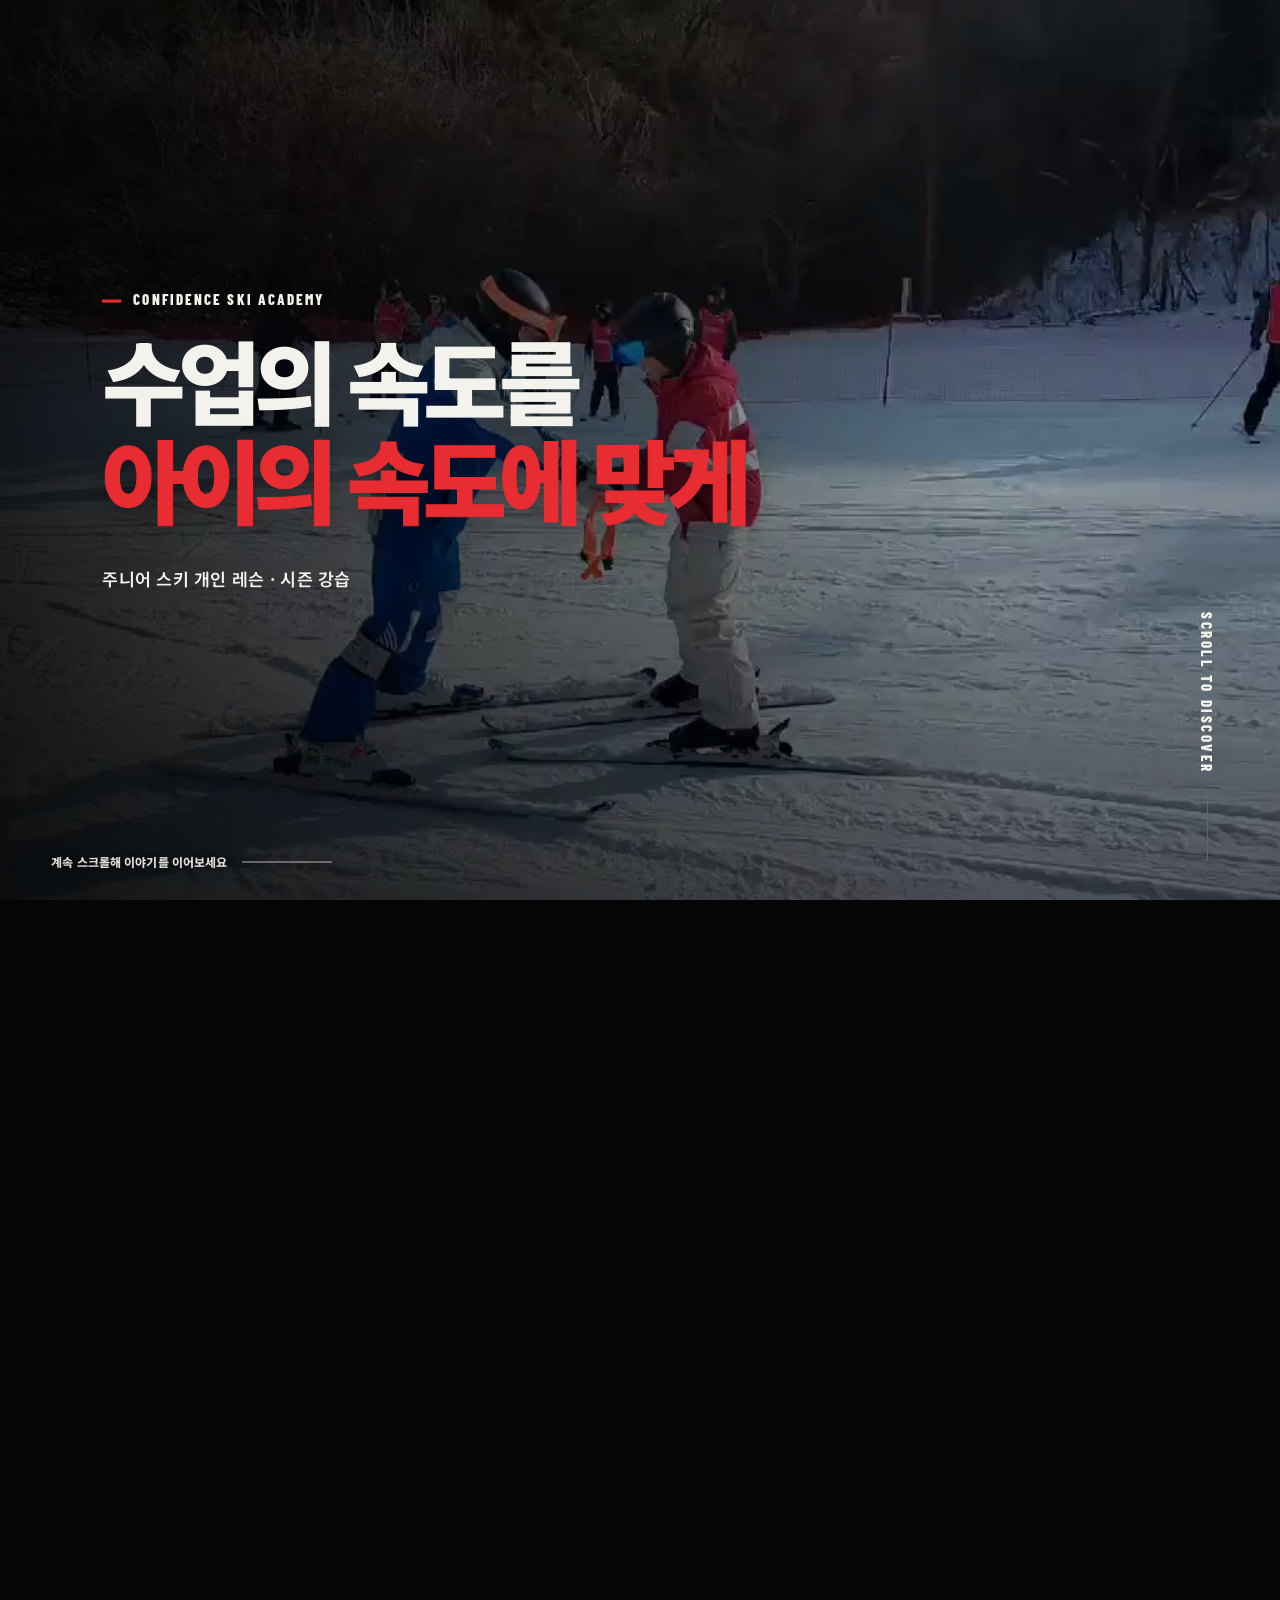
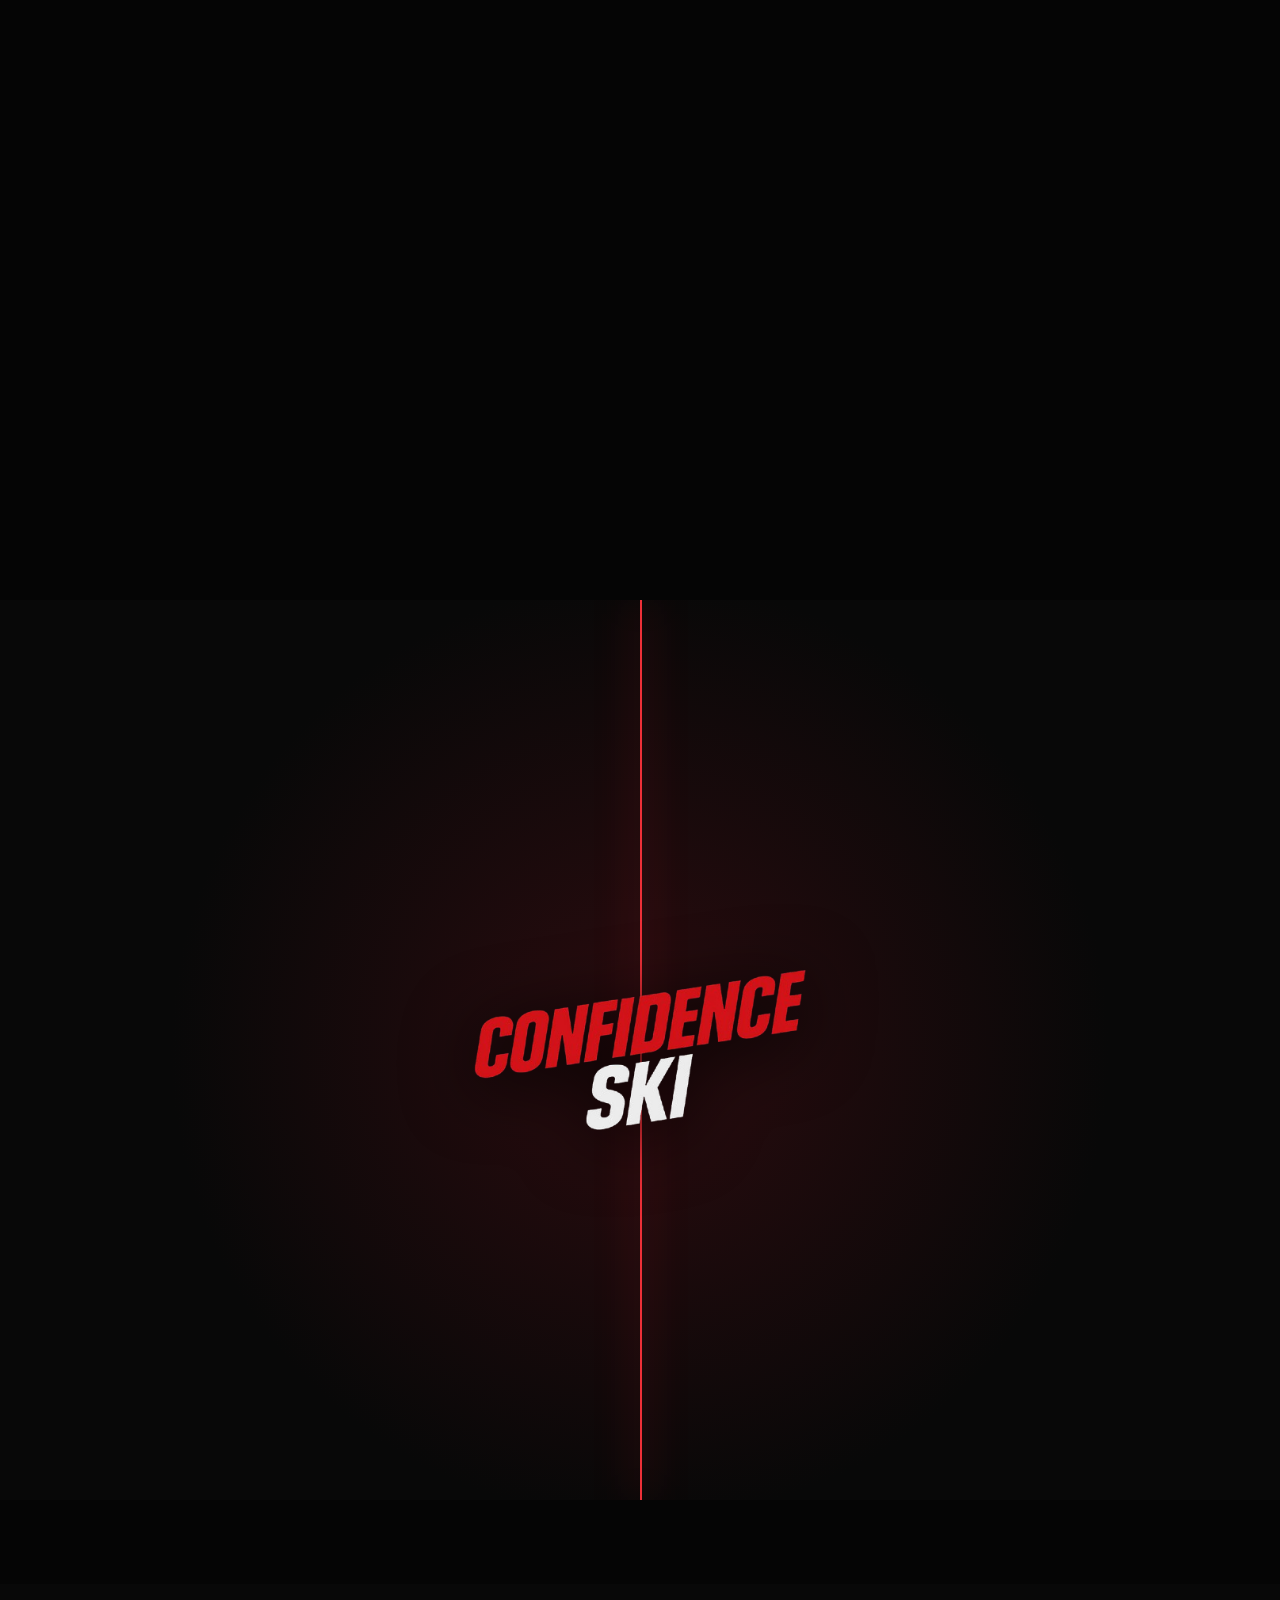
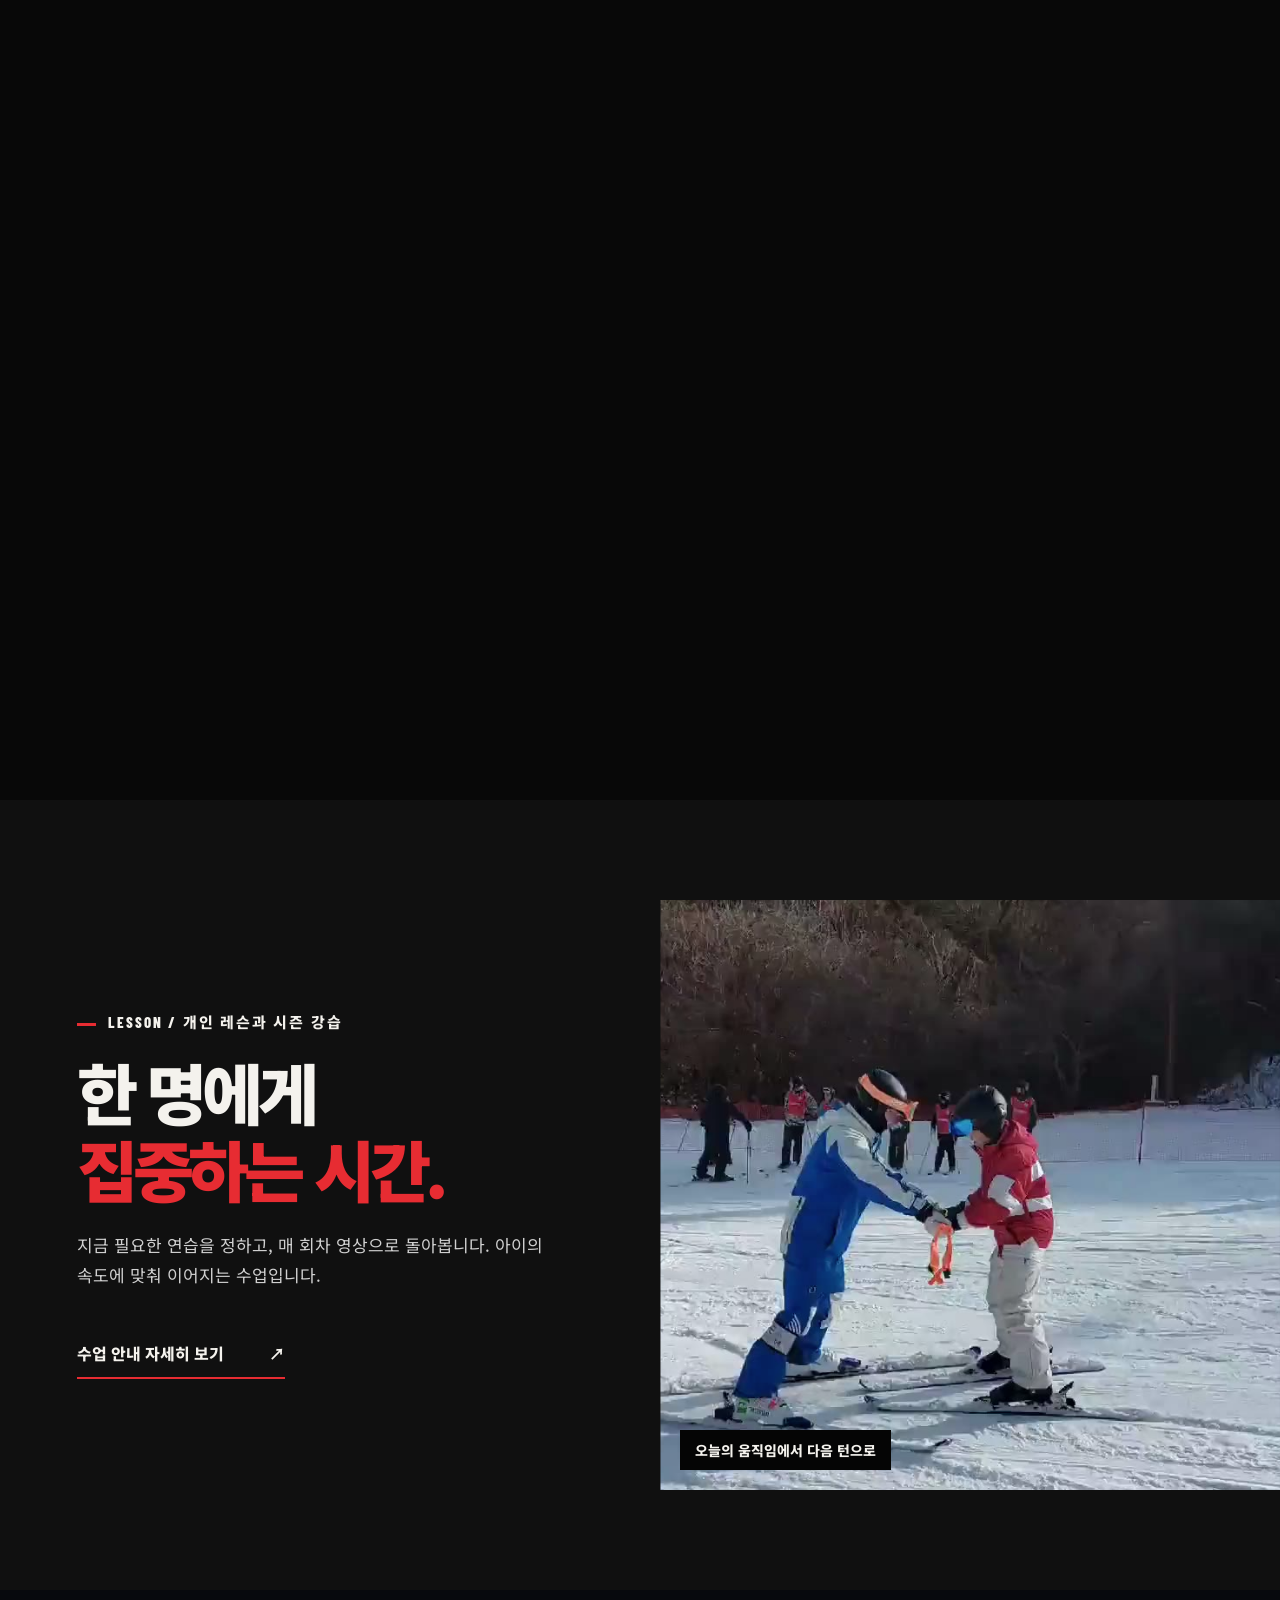
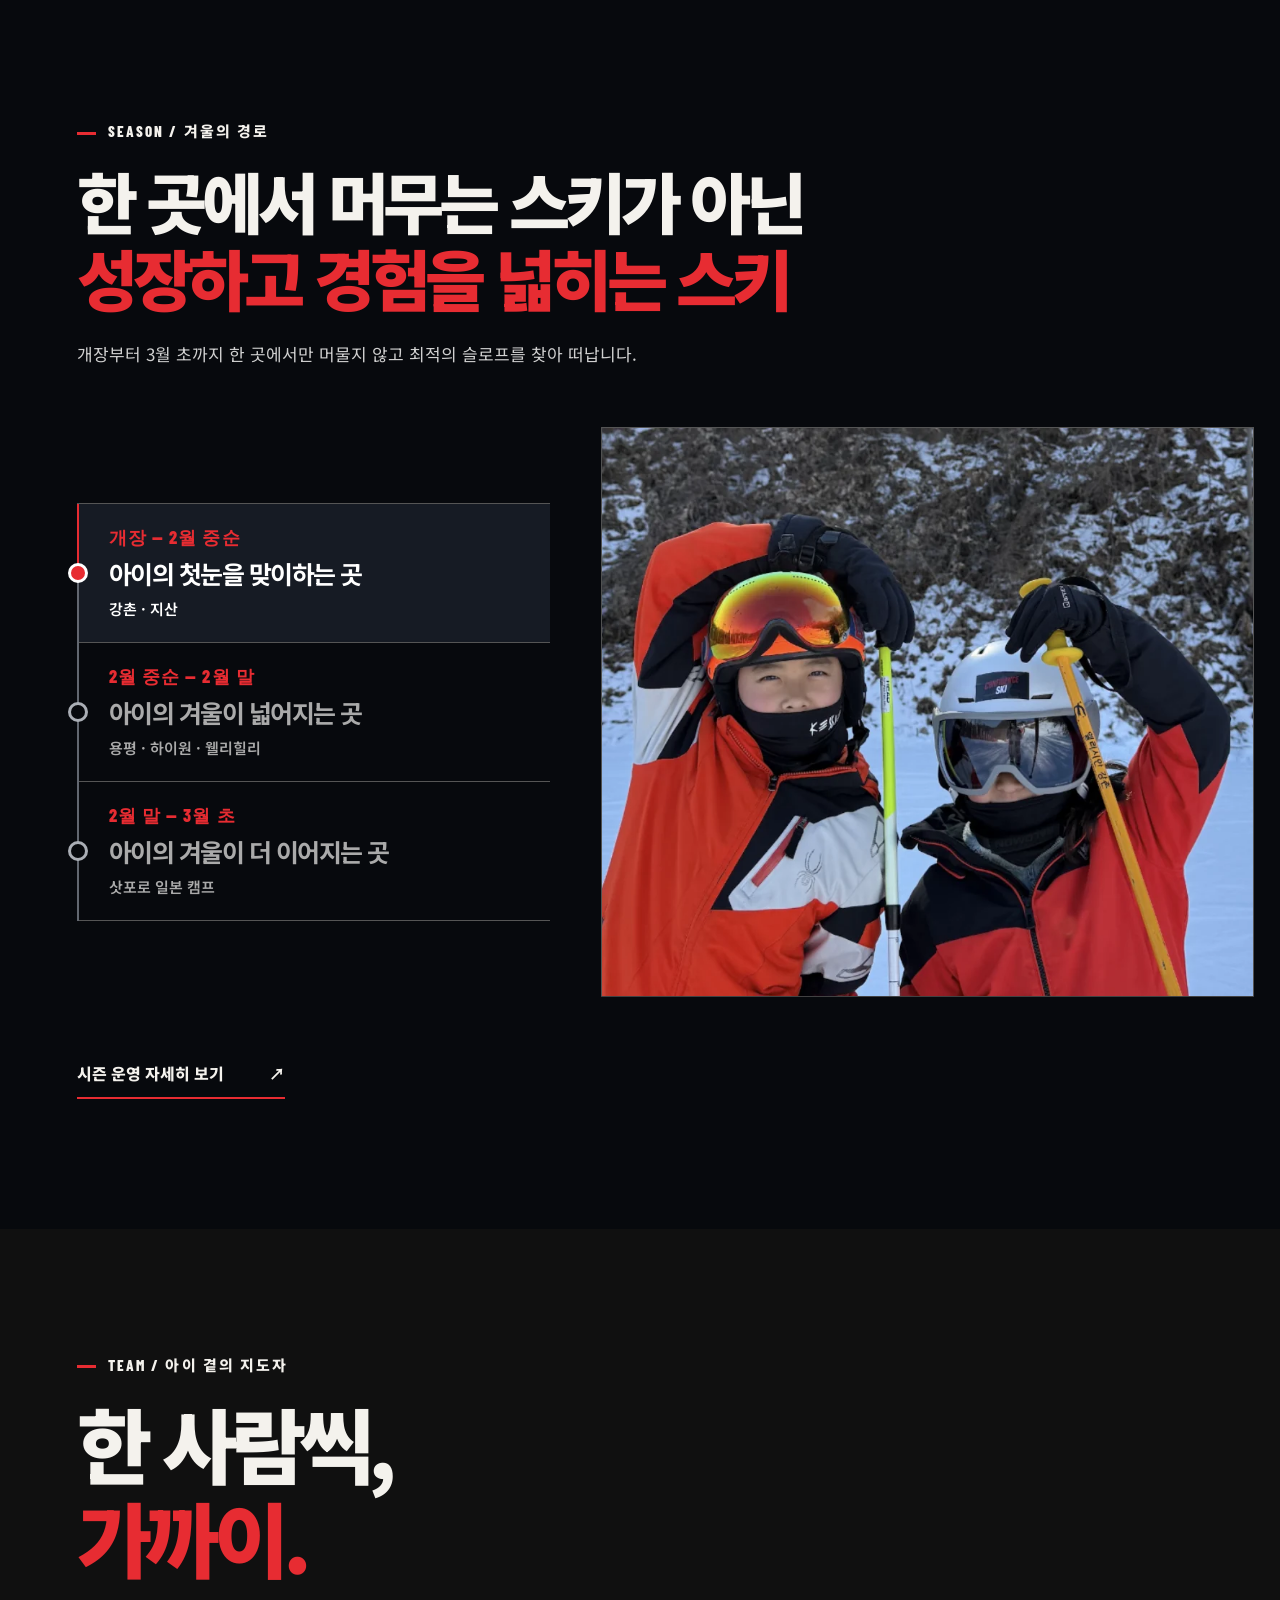
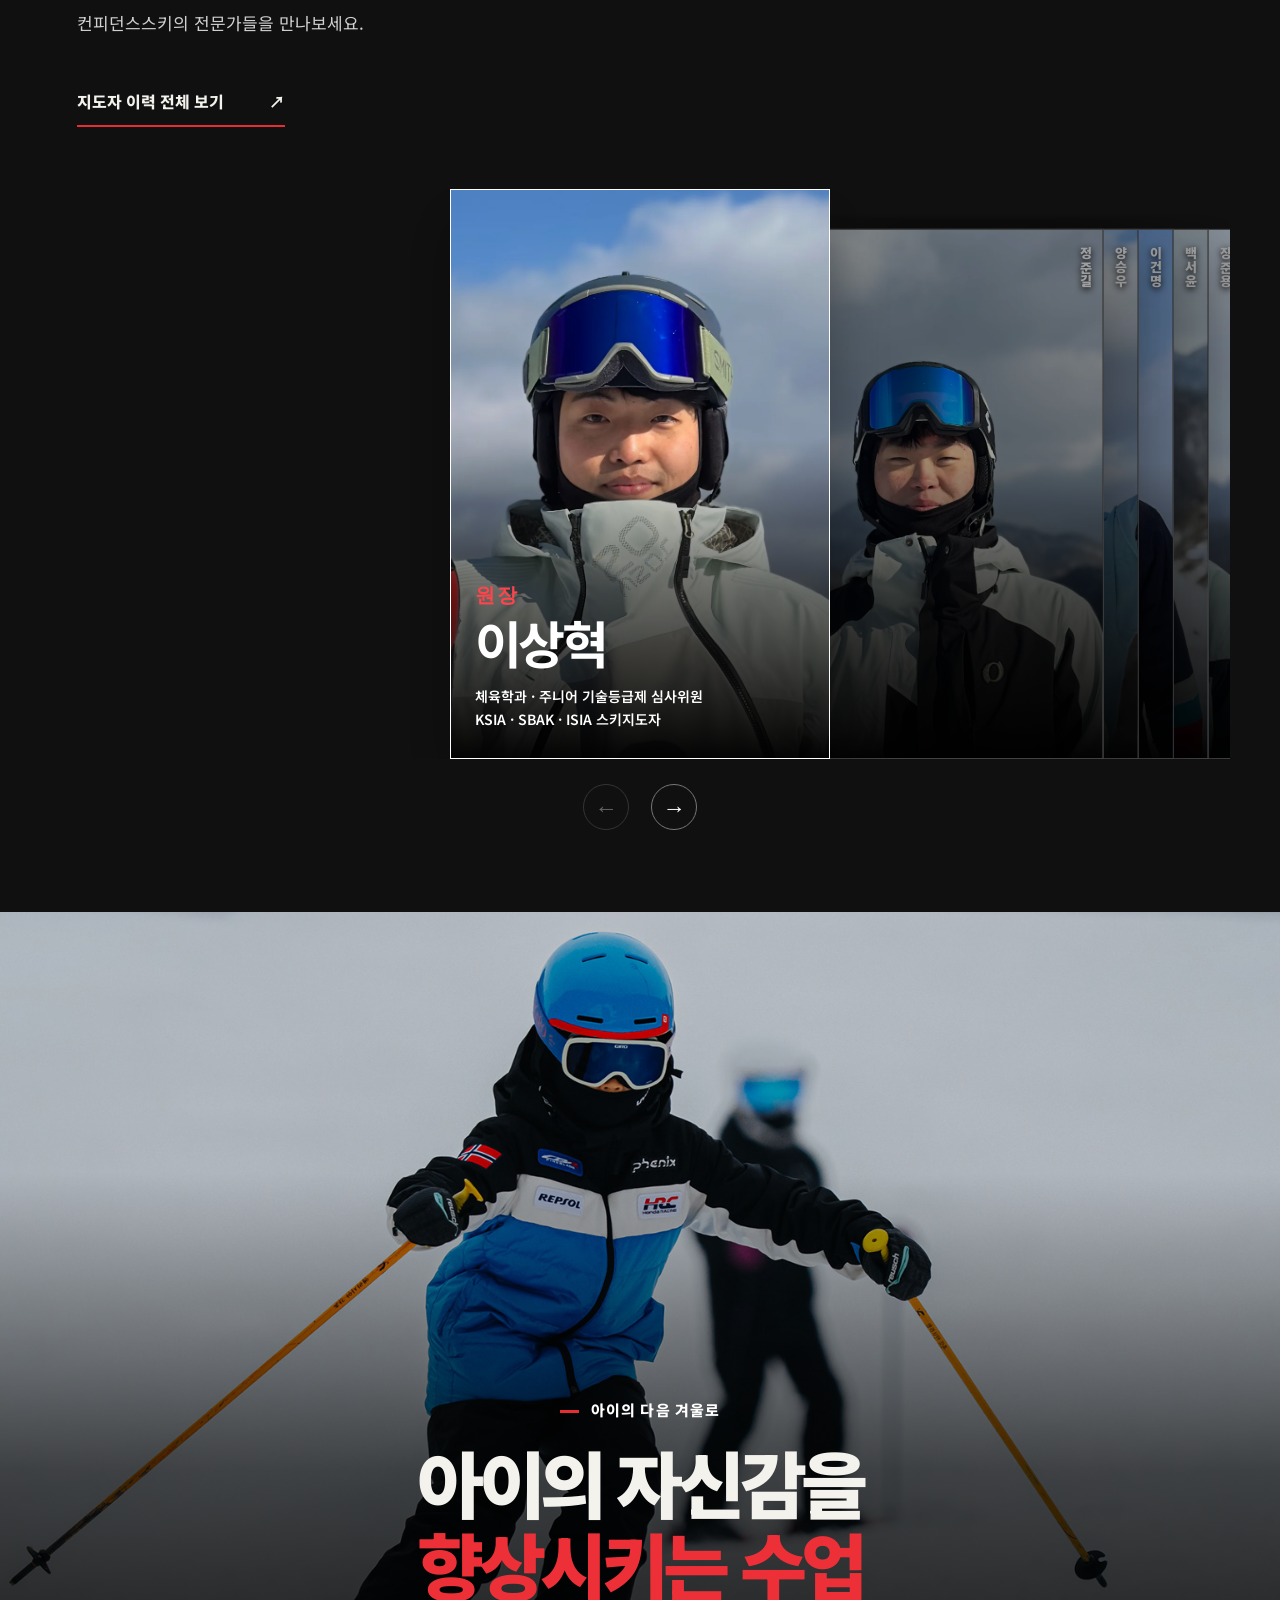
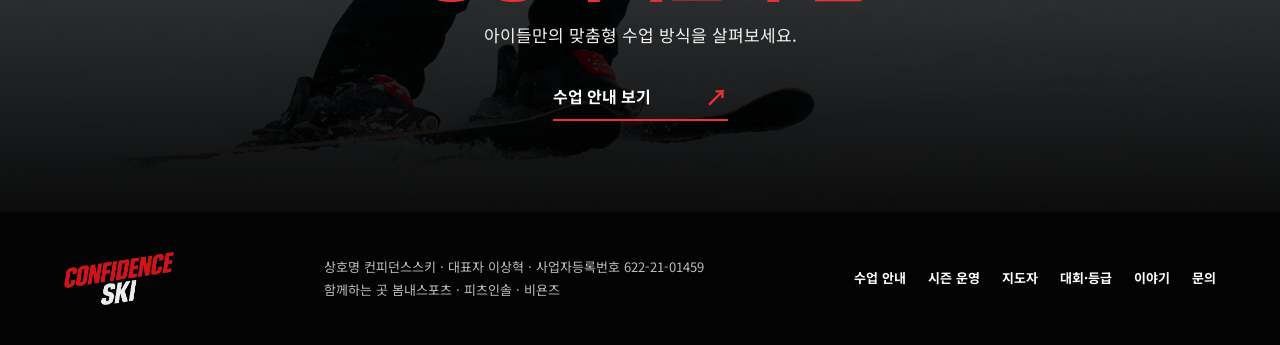
<file: index.html>
<!doctype html>
<html lang="ko">
<head><meta charset="utf-8"><meta name="viewport" content="width=device-width,initial-scale=1"><meta name="description" content="4~18세 주니어 스키 개인 레슨·시즌 강습. 아이의 속도에 맞춘 수업과 매 회차 영상 피드백."><meta name="naver-site-verification" content="2ff1b87a0ef66c6ad43697d4f49beaf46e3cd466"><meta name="theme-color" content="#050505"><meta name="robots" content="index,follow,max-image-preview:large"><link rel="canonical" href="https://confidenceski.vercel.app/"><link rel="icon" type="image/png" href="assets/logo.png"><link rel="apple-touch-icon" href="assets/logo.png"><meta property="og:type" content="website"><meta property="og:locale" content="ko_KR"><meta property="og:site_name" content="컨피던스스키"><meta property="og:title" content="컨피던스스키 | 4~18세 주니어 스키 개인 레슨"><meta property="og:description" content="4~18세 주니어 스키 개인 레슨·시즌 강습. 아이의 속도에 맞춘 수업과 매 회차 영상 피드백."><meta property="og:url" content="https://confidenceski.vercel.app/"><meta property="og:image" content="https://confidenceski.vercel.app/assets/og-cover.jpg"><meta property="og:image:width" content="1200"><meta property="og:image:height" content="630"><meta property="og:image:alt" content="컨피던스스키 주니어 스키 강습"><meta name="twitter:card" content="summary_large_image"><meta name="twitter:title" content="컨피던스스키 | 4~18세 주니어 스키 개인 레슨"><meta name="twitter:description" content="4~18세 주니어 스키 개인 레슨·시즌 강습. 아이의 속도에 맞춘 수업과 매 회차 영상 피드백."><meta name="twitter:image" content="https://confidenceski.vercel.app/assets/og-cover.jpg"><script type="application/ld+json">{"@context":"https://schema.org","@graph":[{"@type":"LocalBusiness","@id":"https://confidenceski.vercel.app/#business","name":"컨피던스스키","alternateName":"Confidence Ski Academy","url":"https://confidenceski.vercel.app/","logo":"https://confidenceski.vercel.app/assets/logo.png","image":"https://confidenceski.vercel.app/assets/og-cover.jpg","description":"4~18세 어린이와 주니어를 위한 스키 개인 레슨과 시즌 강습","areaServed":[{"@type":"AdministrativeArea","name":"서울특별시"},{"@type":"Place","name":"엘리시안 강촌"},{"@type":"Place","name":"지산리조트"},{"@type":"Place","name":"용평리조트"},{"@type":"Place","name":"하이원리조트"},{"@type":"Place","name":"웰리힐리파크"}],"contactPoint":{"@type":"ContactPoint","contactType":"고객 상담","url":"https://pf.kakao.com/_xaxitrX","availableLanguage":"ko"},"sameAs":["https://pf.kakao.com/_xaxitrX"],"employee":[{"@type":"Person","name":"이상혁","jobTitle":"원장","worksFor":{"@id":"https://confidenceski.vercel.app/#business"},"hasCredential":[{"@type":"EducationalOccupationalCredential","name":"KSIA 스키지도자"},{"@type":"EducationalOccupationalCredential","name":"SBAK 스키지도자"},{"@type":"EducationalOccupationalCredential","name":"ISIA 스키지도자"},{"@type":"EducationalOccupationalCredential","name":"생활체육지도자"}]},{"@type":"Person","name":"정준길","jobTitle":"수석 코치","worksFor":{"@id":"https://confidenceski.vercel.app/#business"},"hasCredential":[{"@type":"EducationalOccupationalCredential","name":"KSIA 스키지도자"},{"@type":"EducationalOccupationalCredential","name":"SBAK 스키지도자"}]},{"@type":"Person","name":"양승우","jobTitle":"수석 코치","worksFor":{"@id":"https://confidenceski.vercel.app/#business"},"hasCredential":[{"@type":"EducationalOccupationalCredential","name":"KSIA 스키지도자"},{"@type":"EducationalOccupationalCredential","name":"SBAK 스키지도자"}]},{"@type":"Person","name":"이건명","jobTitle":"코치","worksFor":{"@id":"https://confidenceski.vercel.app/#business"},"hasCredential":[{"@type":"EducationalOccupationalCredential","name":"KSIA 스키지도자"},{"@type":"EducationalOccupationalCredential","name":"SBAK 스키지도자"}]},{"@type":"Person","name":"백서윤","jobTitle":"코치","worksFor":{"@id":"https://confidenceski.vercel.app/#business"}},{"@type":"Person","name":"장준용","jobTitle":"코치","worksFor":{"@id":"https://confidenceski.vercel.app/#business"},"hasCredential":[{"@type":"EducationalOccupationalCredential","name":"KSIA 스키지도자"},{"@type":"EducationalOccupationalCredential","name":"SBAK 스키지도자"}]}]},{"@type":"WebSite","@id":"https://confidenceski.vercel.app/#website","name":"컨피던스스키","url":"https://confidenceski.vercel.app/","publisher":{"@id":"https://confidenceski.vercel.app/#business"},"inLanguage":"ko-KR"},{"@type":"WebPage","@id":"https://confidenceski.vercel.app/#webpage","url":"https://confidenceski.vercel.app/","name":"컨피던스스키 | 4~18세 주니어 스키 개인 레슨","isPartOf":{"@id":"https://confidenceski.vercel.app/#website"},"inLanguage":"ko-KR"}]}</script>

  <title>컨피던스스키 | 4~18세 주니어 스키 개인 레슨</title>
  <link rel="preconnect" href="https://fonts.googleapis.com"><link rel="preconnect" href="https://fonts.gstatic.com" crossorigin>
  <link href="https://fonts.googleapis.com/css2?family=Barlow+Condensed:wght@600;700;800;900&family=Noto+Sans+KR:wght@400;500;600;700;800;900&display=swap" rel="stylesheet">
  <link rel="stylesheet" href="site-main.css"><script>document.documentElement.classList.add('js');if(location.hash&&location.hash!=='#prologue')document.documentElement.classList.add('skip-opening')</script>
<link rel="stylesheet" href="typography-scale.css"></head>
<body>
  <a class="skip" href="#prologue">본문으로 이동</a>
  <div class="opening" aria-hidden="true"><i class="opening-panel top-left"></i><i class="opening-panel top-right"></i><i class="opening-panel bottom-left"></i><i class="opening-panel bottom-right"></i><i class="opening-dot"></i><i class="opening-horizontal"></i><i class="opening-vertical"></i></div>
  <main>
    <div class="prologue" id="prologue"><div class="prologue-stage"><div class="scroll-cue" aria-hidden="true"><span>계속 스크롤해 이야기를 이어보세요</span><i><b id="scroll-cue-fill"></b></i></div>
      <section class="moment moment-first is-active" data-moment="0" aria-labelledby="first-title">
        <video class="moment-video" autoplay muted loop playsinline preload="metadata" poster="assets/hero.jpg" aria-hidden="true"><source src="assets/lesson-film-web.mp4" type="video/mp4"></video><div class="moment-scrim"></div>
        <div class="first-copy"><p class="micro reveal">CONFIDENCE SKI ACADEMY</p><h1 id="first-title"><span class="reveal">수업의 속도를</span> <span class="reveal ink-outline">아이의 속도에 맞게</span></h1><p class="first-caption reveal">주니어 스키 개인 레슨 · 시즌 강습</p></div><span class="scroll-mark">SCROLL TO DISCOVER <i></i></span>
      </section>
      <section class="moment moment-question" data-moment="1" aria-labelledby="question-title" aria-hidden="true"><div class="question-rail" aria-hidden="true"></div><div class="question-copy"><p class="micro reveal">학부모의 첫 질문</p><h2 id="question-title"><span class="reveal">우리 아이를</span> <span class="reveal question-em">어디에 맡길까.</span></h2><p class="reveal">처음 만나는 설원일수록, 누가 아이의 속도를 보고 있는지 궁금합니다.</p></div></section>
      <section class="moment moment-answer" data-moment="2" aria-labelledby="answer-title" aria-hidden="true"><div class="answer-photo"><img src="assets/lesson.webp" width="1170" height="642" alt="지도자가 아이의 움직임을 살피며 진행하는 강습"></div><div class="answer-copy"><p class="micro reveal">아이 한 명을 보는 방법</p><h2 id="answer-title"><span class="reveal">같은 진도보다</span> <span class="reveal red">지금의 움직임.</span></h2><p class="reveal">정해진 커리큘럼에 아이를 맞추지 않습니다. 오늘 필요한 연습을 아이의 실력과 속도에 맞춰 정합니다.</p><div class="answer-rule reveal"><span>개인 레슨</span><span>시즌 강습</span></div></div></section>
      <section class="moment moment-proof" data-moment="3" aria-labelledby="proof-title" aria-hidden="true"><div class="proof-backdrop"><img src="assets/stage2.webp" width="1400" height="788" alt="컨피던스스키 시즌 강습 현장"></div><div class="proof-rail" aria-hidden="true"></div><div class="proof-copy"><p class="micro reveal">성장의 기록</p><h2 id="proof-title"><span class="reveal">아이의 성장 과정을</span> <span class="reveal red">전문가의 피드백과 함께</span></h2><p class="reveal">매 회차 영상을 촬영하고 피드백을 전합니다.<br>아이가 어떻게 탔는지 함께 돌아봅니다.</p><strong class="proof-stat reveal"><b aria-label="80퍼센트"><span data-count-to="80" aria-hidden="true">80</span>%</b><span>5시즌 연속<br>재등록률 80% 이상</span></strong></div></section>
      <section class="moment moment-gateway" data-moment="4" aria-labelledby="gateway-title" aria-hidden="true"><video class="moment-video" muted loop playsinline preload="none" poster="assets/slope.jpg" aria-hidden="true"><source data-src="assets/slope-film-web.mp4" type="video/mp4"></video><div class="moment-scrim"></div><div class="gateway-copy"><p class="micro reveal">CONFIDENCE SKI ACADEMY</p><h2 id="gateway-title"><span class="reveal">겨울 속 자신감이</span> <span class="reveal red">아이의 자신감으로</span></h2><button class="enter-button reveal" type="button" id="enter-site"><span class="button-label">자녀의 자신감을<br>컨피던스스키에서</span> <span aria-hidden="true">↗</span></button></div><span class="gateway-swipe-cue" aria-hidden="true">아래로 스와이프<i><b></b></i></span></section>
      <div class="gateway-runway" aria-hidden="true"></div>
    </div></div>
    <div class="page-two-veil" aria-hidden="true"><img src="assets/logo.png" alt="컨피던스스키 로고"><span></span></div>
    <section class="logo-interlude" aria-label="컨피던스스키 로고"><span aria-hidden="true"></span><img src="assets/logo.png" alt="컨피던스스키"></section>
    <header class="chapter-header" id="academy"><a href="#academy" class="brand" aria-label="컨피던스스키 안내로"><img src="assets/logo.png" alt="컨피던스스키"></a><nav class="header-links" aria-label="페이지 메뉴"><a href="#prologue">홈</a><a href="lesson.html">수업 안내</a><a href="season.html">시즌 운영</a><a href="coaches.html">지도자</a><a href="race.html">대회·등급</a><a href="blog.html">이야기</a><a href="contact.html">문의</a><a class="header-contact" href="https://pf.kakao.com/_xaxitrX" target="_blank" rel="noopener">상담하기 ↗</a></nav><button type="button" class="menu-toggle" aria-label="메뉴 열기" aria-expanded="false"><span></span><span></span></button></header>

    <section class="chapter-hero observe" aria-labelledby="chapter-title"><div class="chapter-visual"><img src="assets/stage1.webp" alt="컨피던스스키 시즌 강습 장면"></div><div class="chapter-copy"><p class="micro">CONFIDENCE SKI / THE ACADEMY</p><h2 id="chapter-title"><span>성장의 기준은</span> <em>아이에게 있습니다.</em></h2><p>아이들이 최우선이 되는 아카데미. 한 번의 수업부터 겨울을 함께하는 시간까지, 아이를 보고 다음 걸음을 정합니다.</p><a class="text-link" href="lesson.html">수업 방식 살펴보기 <span>↗</span></a></div></section>

    <section class="lesson-feature observe" id="lesson-feature" aria-labelledby="feature-title"><div class="feature-side"><p class="micro">LESSON / 개인 레슨과 시즌 강습</p><h2 id="feature-title">한 명에게<br> <em>집중하는 시간.</em></h2><p>지금 필요한 연습을 정하고, 매 회차 영상으로 돌아봅니다. 아이의 속도에 맞춰 이어지는 수업입니다.</p><a class="text-link" href="lesson.html">수업 안내 자세히 보기 <span>↗</span></a></div><div class="feature-media"><img src="assets/hero.jpg" alt="컨피던스스키 실제 강습 장면"><span>오늘의 움직임에서 다음 턴으로</span></div></section>

    <section class="season-feature observe" id="season-feature" aria-labelledby="season-feature-title"><div class="season-header"><p class="micro">SEASON / 겨울의 경로</p><h2 id="season-feature-title">한 곳에서 머무는<span class="mobile-break"><br> </span> 스키가 아닌<br> <em>성장하고 경험을<span class="mobile-break"><br> </span> 넓히는 스키</em></h2><p>개장부터 3월 초까지 한 곳에서만 머물지 않고 최적의 슬로프를 찾아 떠납니다.</p></div><div class="season-body"><div class="season-steps" role="tablist" aria-label="시즌 운영 단계"><button role="tab" aria-selected="true" data-season="0"><small>개장 — 2월 중순</small><strong><span class="narrow-segment">아이의 첫눈을</span> <span class="narrow-segment">맞이하는 곳</span></strong><span>강촌 · 지산</span></button><button role="tab" aria-selected="false" data-season="1"><small>2월 중순 — 2월 말</small><strong><span class="narrow-segment">아이의 겨울이</span> <span class="narrow-segment">넓어지는 곳</span></strong><span>용평 · 하이원 · 웰리힐리</span></button><button role="tab" aria-selected="false" data-season="2"><small>2월 말 — 3월 초</small><strong><span class="narrow-segment">아이의 겨울이 더</span> <span class="narrow-segment">이어지는 곳</span></strong><span>삿포로 일본 캠프</span></button></div><div class="season-image"><img id="season-image" src="assets/stage1.webp" alt="강촌·지산 시즌 운영 사진"></div></div><a class="text-link" href="season.html">시즌 운영 자세히 보기 <span>↗</span></a></section>

    <section class="coach-feature observe" id="coach-feature" aria-labelledby="coach-feature-title"><div class="coach-heading"><p class="micro">TEAM / 아이 곁의 지도자</p><h2 id="coach-feature-title">한 사람씩,<br> <em>가까이.</em></h2><p>컨피던스스키의 전문가들을 만나보세요.</p><a class="text-link" href="coaches.html">지도자 이력 전체 보기 <span>↗</span></a></div><div class="coach-deck" aria-label="지도자 카드"><button class="stack-card is-active" type="button" data-coach="0" aria-pressed="true"><img src="assets/coach-director.webp" alt="이상혁 지도자 사진"><span class="card-shade"></span><span class="card-content"><small>원장</small><strong>이상혁</strong><span>체육학과 · 주니어 기술등급제 심사위원<br>KSIA · SBAK · ISIA 스키지도자</span></span></button><button class="stack-card" type="button" data-coach="1" aria-pressed="false"><img src="assets/coach-jjg.webp" alt="정준길 지도자 사진"><span class="card-shade"></span><span class="card-content"><small>수석 코치</small><strong>정준길</strong><span>체육학과 · 만 16세 지도자 자격 획득<br>컨피던스스키 아카데미 4년 차</span></span></button><button class="stack-card" type="button" data-coach="2" aria-pressed="false"><img src="assets/coach-ysw.webp" alt="양승우 지도자 사진"><span class="card-shade"></span><span class="card-content"><small>수석 코치</small><strong>양승우</strong><span>레저스포츠학과 · 아카데미 4년 차<br>양지파인리조트 패트롤 · 스타힐 스키학교</span></span></button><button class="stack-card" type="button" data-coach="3" aria-pressed="false"><img src="assets/coach-lgm.webp" alt="이건명 지도자 사진"><span class="card-shade"></span><span class="card-content"><small>코치</small><strong>이건명</strong><span>체육교육학과 · 아카데미 3년 차<br>스타힐 스키학교</span></span></button><button class="stack-card" type="button" data-coach="4" aria-pressed="false"><img src="assets/coach-bsy.webp" alt="백서윤 지도자 사진"><span class="card-shade"></span><span class="card-content"><small>코치</small><strong>백서윤</strong><span>알파인 선수 출신<br>주니어 기선전 2위 · 각종 대회 다수 입상</span></span></button><button class="stack-card" type="button" data-coach="5" aria-pressed="false"><img src="assets/coach-jjy.webp" alt="장준용 지도자 사진"><span class="card-shade"></span><span class="card-content"><small>코치</small><strong>장준용</strong><span>KSIA 스키지도자<br>SBAK 스키지도자</span></span></button></div><p class="coach-swipe-hint">좌우로 넘겨 지도자를 만나보세요</p><div class="deck-controls"><button type="button" id="deck-prev" aria-label="이전 지도자">←</button><button type="button" id="deck-next" aria-label="다음 지도자">→</button></div></section>

    <section class="close-feature observe" aria-labelledby="close-title"><img src="assets/child-skiing.jpg" alt="설원에서 스키를 타는 아이"><div><p class="micro">아이의 다음 겨울로</p><h2 id="close-title">아이의 자신감을<br> <em>향상시키는 수업</em></h2><p>아이들만의 맞춤형 수업 방식을 살펴보세요.</p><a class="solid-link" href="lesson.html">수업 안내 보기 <span aria-hidden="true">↗</span></a></div></section>
  </main>
  <footer class="site-footer"><img src="assets/logo.png" alt="컨피던스스키"><div>상호명 컨피던스스키 · 대표자 이상혁 · 사업자등록번호 <span class="business-number">622-21-01459</span><br>함께하는 곳 봄내스포츠 · 피츠인솔 · 비욘즈</div><nav aria-label="하단 메뉴"><a href="lesson.html">수업 안내</a><a href="season.html">시즌 운영</a><a href="coaches.html">지도자</a><a href="race.html">대회·등급</a><a href="blog.html">이야기</a><a href="contact.html">문의</a></nav></footer>
  <script src="experience.js" defer></script>
</body>
</html>
</file>
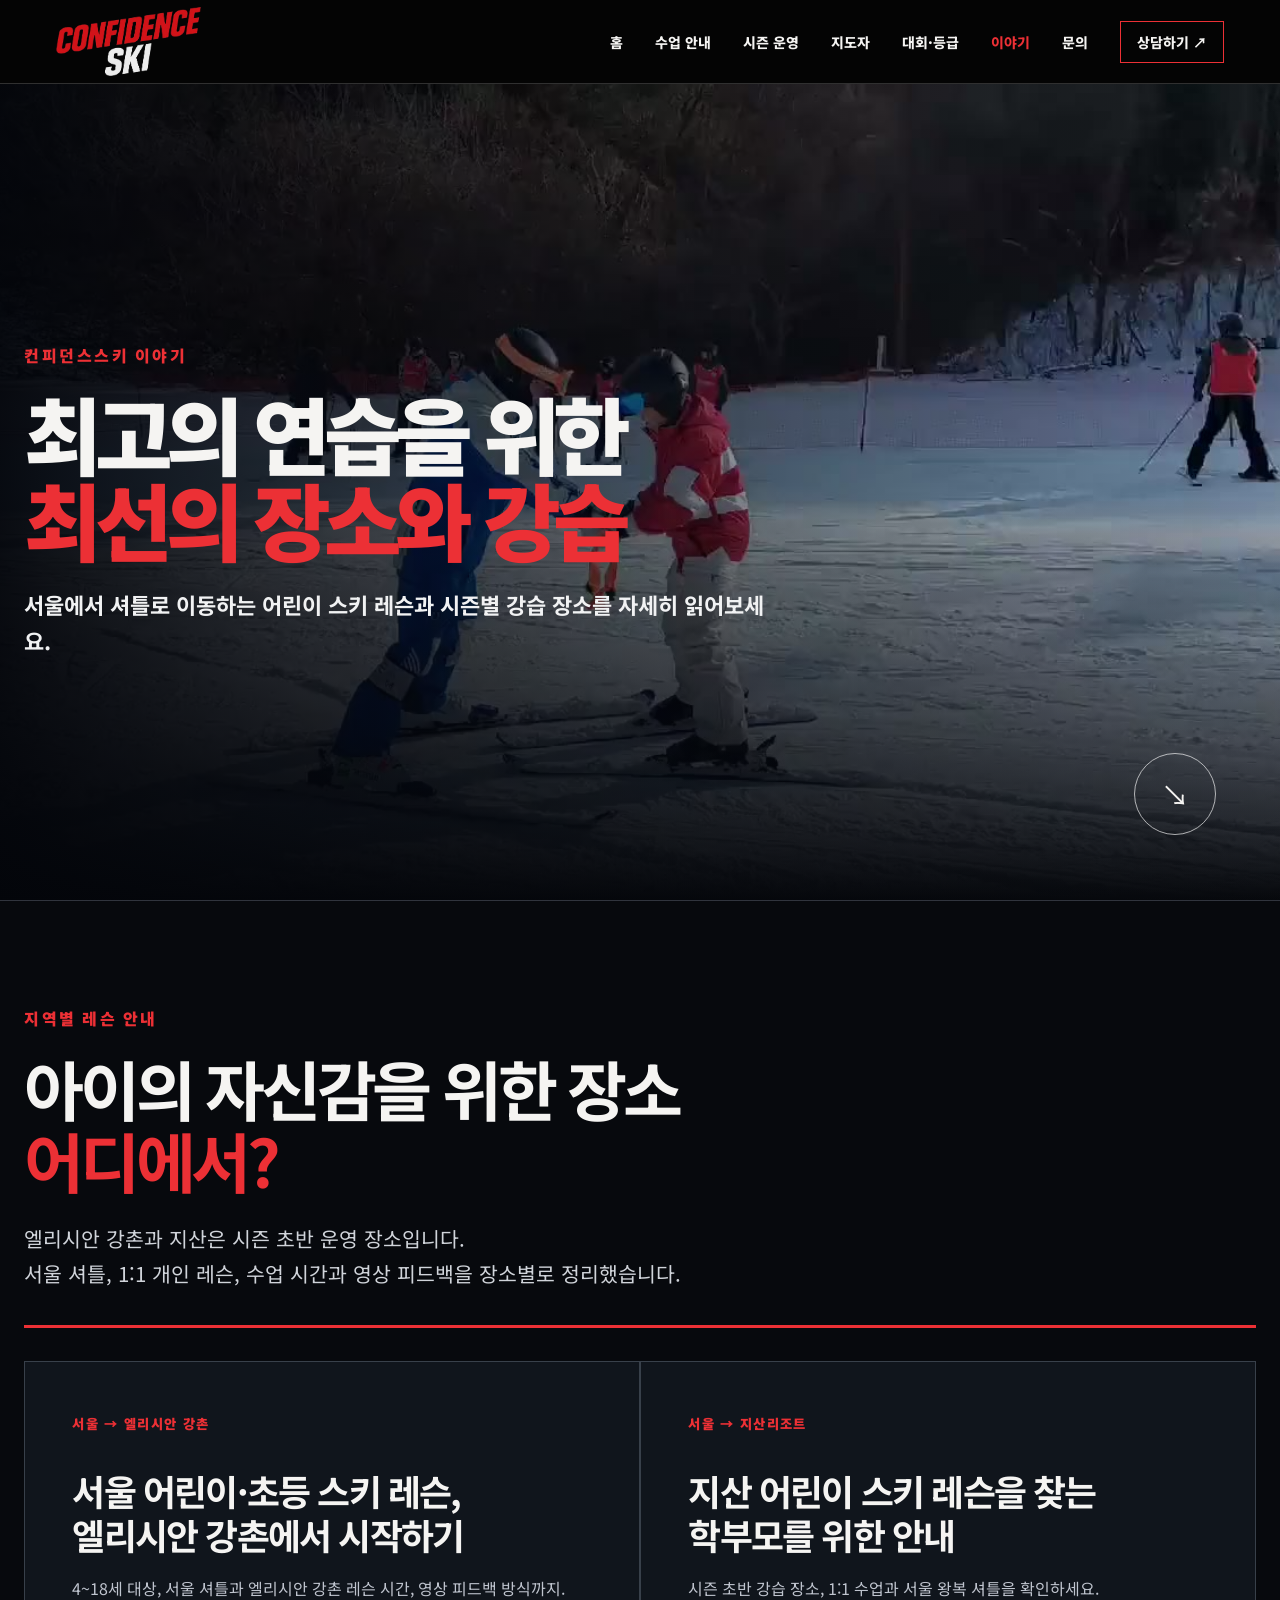
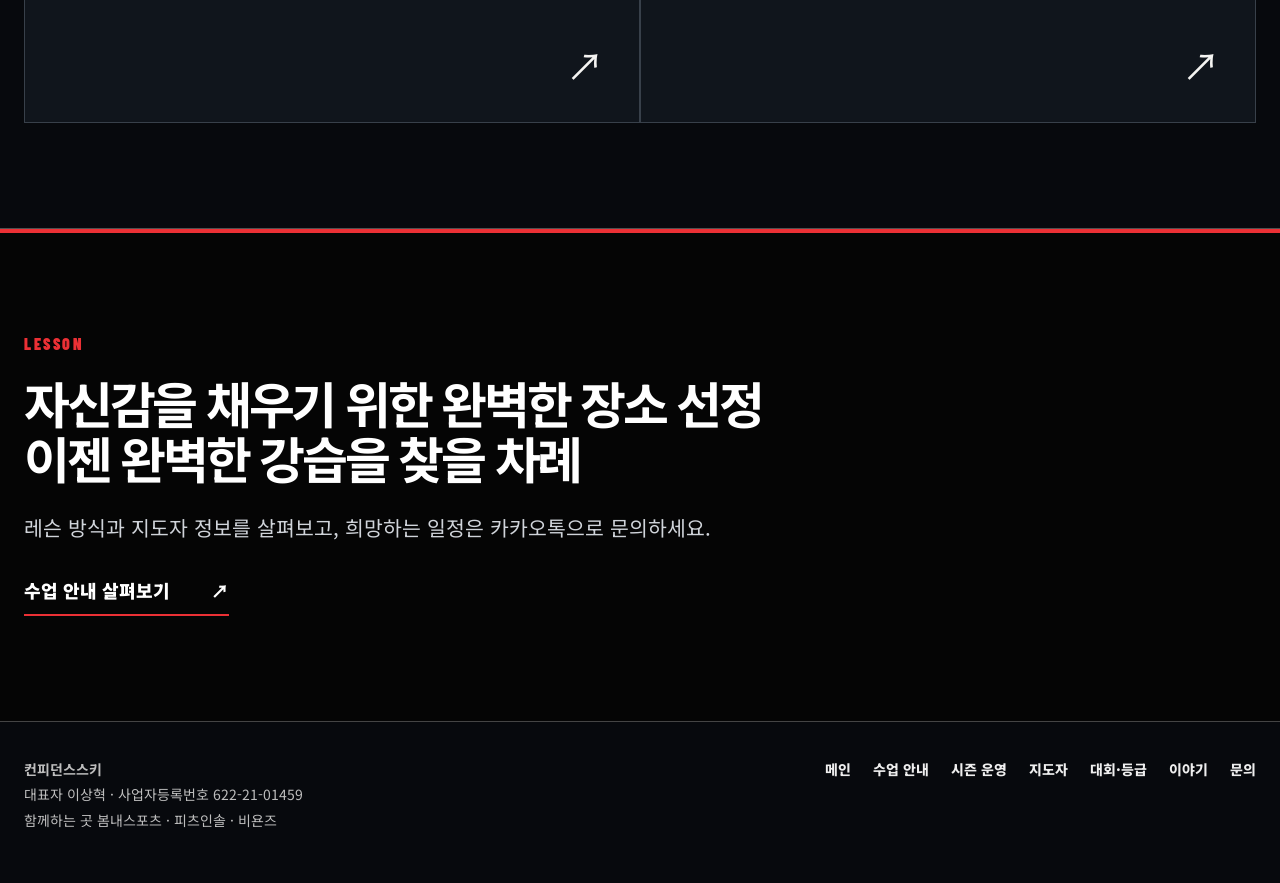
<file: blog.html>
<!doctype html>
<html lang="ko">
<head><meta charset="utf-8"><meta name="viewport" content="width=device-width,initial-scale=1"><meta name="theme-color" content="#07090d"><meta name="robots" content="index,follow,max-image-preview:large"><meta name="naver-site-verification" content="2ff1b87a0ef66c6ad43697d4f49beaf46e3cd466"><title>서울 어린이 스키 레슨 이야기 | 컨피던스스키</title><meta name="description" content="서울에서 엘리시안 강촌·지산으로 이동하는 어린이 스키 레슨과 셔틀, 수업 방식을 읽어보세요."><link rel="canonical" href="https://confidenceski.vercel.app/blog.html"><link rel="icon" type="image/png" href="assets/logo.png"><link rel="apple-touch-icon" href="assets/logo.png"><meta property="og:type" content="website"><meta property="og:locale" content="ko_KR"><meta property="og:site_name" content="컨피던스스키"><meta property="og:title" content="서울 어린이 스키 레슨 이야기 | 컨피던스스키"><meta property="og:description" content="서울에서 엘리시안 강촌·지산으로 이동하는 어린이 스키 레슨과 셔틀, 수업 방식을 읽어보세요."><meta property="og:url" content="https://confidenceski.vercel.app/blog.html"><meta property="og:image" content="https://confidenceski.vercel.app/assets/hero.jpg"><meta property="og:image:alt" content="어린이 스키 강습 현장"><meta name="twitter:card" content="summary_large_image"><meta name="twitter:title" content="서울 어린이 스키 레슨 이야기 | 컨피던스스키"><meta name="twitter:description" content="서울에서 엘리시안 강촌·지산으로 이동하는 어린이 스키 레슨과 셔틀, 수업 방식을 읽어보세요."><meta name="twitter:image" content="https://confidenceski.vercel.app/assets/hero.jpg"><script type="application/ld+json">{"@context":"https://schema.org","@graph":[{"@type":"LocalBusiness","@id":"https://confidenceski.vercel.app/#business","name":"컨피던스스키","alternateName":"Confidence Ski Academy","url":"https://confidenceski.vercel.app/","logo":"https://confidenceski.vercel.app/assets/logo.png","image":"https://confidenceski.vercel.app/assets/og-cover.jpg","description":"4~18세 어린이와 주니어를 위한 스키 개인 레슨과 시즌 강습","areaServed":[{"@type":"AdministrativeArea","name":"서울특별시"},{"@type":"Place","name":"엘리시안 강촌"},{"@type":"Place","name":"지산리조트"},{"@type":"Place","name":"용평리조트"},{"@type":"Place","name":"하이원리조트"},{"@type":"Place","name":"웰리힐리파크"}],"contactPoint":{"@type":"ContactPoint","contactType":"고객 상담","url":"https://pf.kakao.com/_xaxitrX","availableLanguage":"ko"},"sameAs":["https://pf.kakao.com/_xaxitrX"],"employee":[{"@type":"Person","name":"이상혁","jobTitle":"원장","worksFor":{"@id":"https://confidenceski.vercel.app/#business"},"hasCredential":[{"@type":"EducationalOccupationalCredential","name":"KSIA 스키지도자"},{"@type":"EducationalOccupationalCredential","name":"SBAK 스키지도자"},{"@type":"EducationalOccupationalCredential","name":"ISIA 스키지도자"},{"@type":"EducationalOccupationalCredential","name":"생활체육지도자"}]},{"@type":"Person","name":"정준길","jobTitle":"수석 코치","worksFor":{"@id":"https://confidenceski.vercel.app/#business"},"hasCredential":[{"@type":"EducationalOccupationalCredential","name":"KSIA 스키지도자"},{"@type":"EducationalOccupationalCredential","name":"SBAK 스키지도자"}]},{"@type":"Person","name":"양승우","jobTitle":"수석 코치","worksFor":{"@id":"https://confidenceski.vercel.app/#business"},"hasCredential":[{"@type":"EducationalOccupationalCredential","name":"KSIA 스키지도자"},{"@type":"EducationalOccupationalCredential","name":"SBAK 스키지도자"}]},{"@type":"Person","name":"이건명","jobTitle":"코치","worksFor":{"@id":"https://confidenceski.vercel.app/#business"},"hasCredential":[{"@type":"EducationalOccupationalCredential","name":"KSIA 스키지도자"},{"@type":"EducationalOccupationalCredential","name":"SBAK 스키지도자"}]},{"@type":"Person","name":"백서윤","jobTitle":"코치","worksFor":{"@id":"https://confidenceski.vercel.app/#business"}},{"@type":"Person","name":"장준용","jobTitle":"코치","worksFor":{"@id":"https://confidenceski.vercel.app/#business"},"hasCredential":[{"@type":"EducationalOccupationalCredential","name":"KSIA 스키지도자"},{"@type":"EducationalOccupationalCredential","name":"SBAK 스키지도자"}]}]},{"@type":"WebSite","@id":"https://confidenceski.vercel.app/#website","name":"컨피던스스키","url":"https://confidenceski.vercel.app/","publisher":{"@id":"https://confidenceski.vercel.app/#business"},"inLanguage":"ko-KR"},{"@type":"Blog","@id":"https://confidenceski.vercel.app/blog.html#webpage","url":"https://confidenceski.vercel.app/blog.html","name":"서울 어린이 스키 레슨 이야기 | 컨피던스스키","description":"서울에서 엘리시안 강촌·지산으로 이동하는 어린이 스키 레슨과 셔틀, 수업 방식을 읽어보세요.","inLanguage":"ko-KR","isPartOf":{"@id":"https://confidenceski.vercel.app/#website"}}]}</script><link href="https://fonts.googleapis.com/css2?family=Barlow+Condensed:wght@600;700;800;900&family=Noto+Sans+KR:wght@400;500;600;700;800;900&display=swap" rel="stylesheet"><link rel="stylesheet" href="site-detail.css"><link rel="stylesheet" href="editorial.css"><link rel="stylesheet" href="typography-scale.css"></head>
<body class="editorial-page blog-page">
<a class="skip" href="#main">본문으로 이동</a>
<main id="main">
  <section class="ed-hero" aria-labelledby="blog-title">
    <img src="assets/hero.jpg" alt="지도자와 어린이가 함께한 스키 강습 장면" fetchpriority="high">
    <div class="wrap"><span class="ed-tag">컨피던스스키 이야기</span><h1 id="blog-title"><span>최고의 연습을 위한</span> <em>최선의 장소와 강습</em></h1><p>서울에서 셔틀로 이동하는 어린이 스키 레슨과 시즌별 강습 장소를 자세히 읽어보세요.</p></div>
    <span class="hero-corner" aria-hidden="true">↘</span>
  </section>
  <section class="ed-section" aria-labelledby="blog-list-title">
    <div class="wrap">
      <span class="ed-tag ed-reveal">지역별 레슨 안내</span><h2 class="ed-reveal" id="blog-list-title">아이의 자신감을 위한 장소<br> <em>어디에서?</em></h2>
      <p class="lead ed-reveal">엘리시안 강촌과 지산은 시즌 초반 운영 장소입니다.<br> 서울 셔틀, 1:1 개인 레슨, 수업 시간과 영상 피드백을 장소별로 정리했습니다.</p>
      <div class="ed-rule"></div>
      <div class="blog-index">
        <a class="ed-reveal" href="elysian-seoul.html"><small>서울 → 엘리시안 강촌</small><h3>서울 어린이·초등 스키 레슨, 엘리시안 강촌에서 시작하기</h3><p>4~18세 대상, 서울 셔틀과 엘리시안 강촌 레슨 시간, 영상 피드백 방식까지.</p><span class="arrow" aria-hidden="true">↗</span></a>
        <a class="ed-reveal" href="jisan-seoul.html"><small>서울 → 지산리조트</small><h3>지산 어린이 스키 레슨을 찾는 학부모를 위한 안내</h3><p>시즌 초반 강습 장소, 1:1 수업과 서울 왕복 셔틀을 확인하세요.</p><span class="arrow" aria-hidden="true">↗</span></a>
      </div>
    </div>
  </section>
  <section class="ed-section ed-cta">
    <div class="wrap"><span class="ed-tag">LESSON</span><h2>자신감을 채우기 위한 완벽한 장소 선정<br> 이젠 완벽한 강습을 찾을 차례</h2><p class="lead">레슨 방식과 지도자 정보를 살펴보고, 희망하는 일정은 카카오톡으로 문의하세요.</p><a href="lesson.html">수업 안내 살펴보기 <span aria-hidden="true">↗</span></a></div>
  </section>
</main>
<footer><div class="wrap"><div><strong>컨피던스스키</strong><p>대표자 이상혁 · 사업자등록번호 <span class="business-number">622-21-01459</span><br>함께하는 곳 봄내스포츠 · 피츠인솔 · 비욘즈</p></div><nav aria-label="하단 메뉴"><a href="/">메인</a><a href="lesson.html">수업 안내</a><a href="season.html">시즌 운영</a><a href="coaches.html">지도자</a><a href="race.html">대회·등급</a><a href="blog.html">이야기</a><a href="contact.html">문의</a></nav></div></footer>
<script src="detail-nav.js" defer></script><script src="editorial.js" defer></script>
</body></html>
</file>
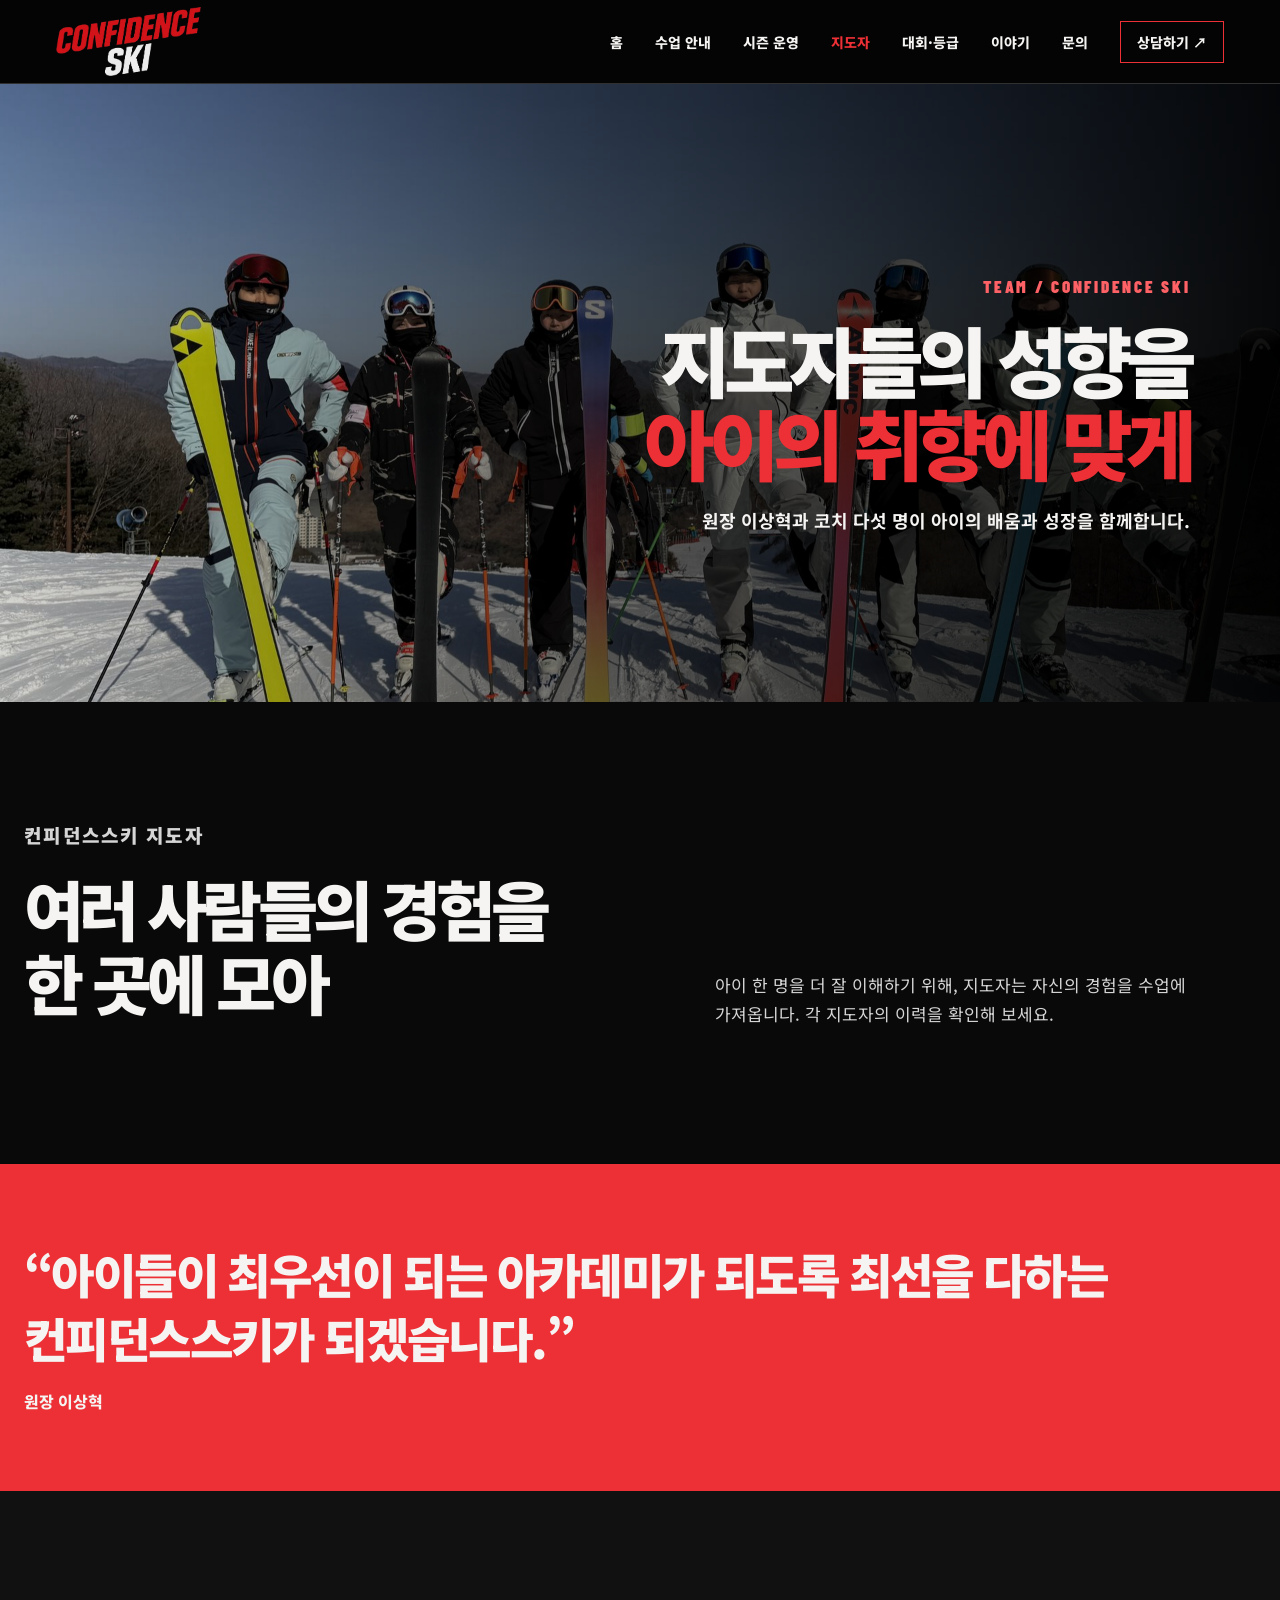
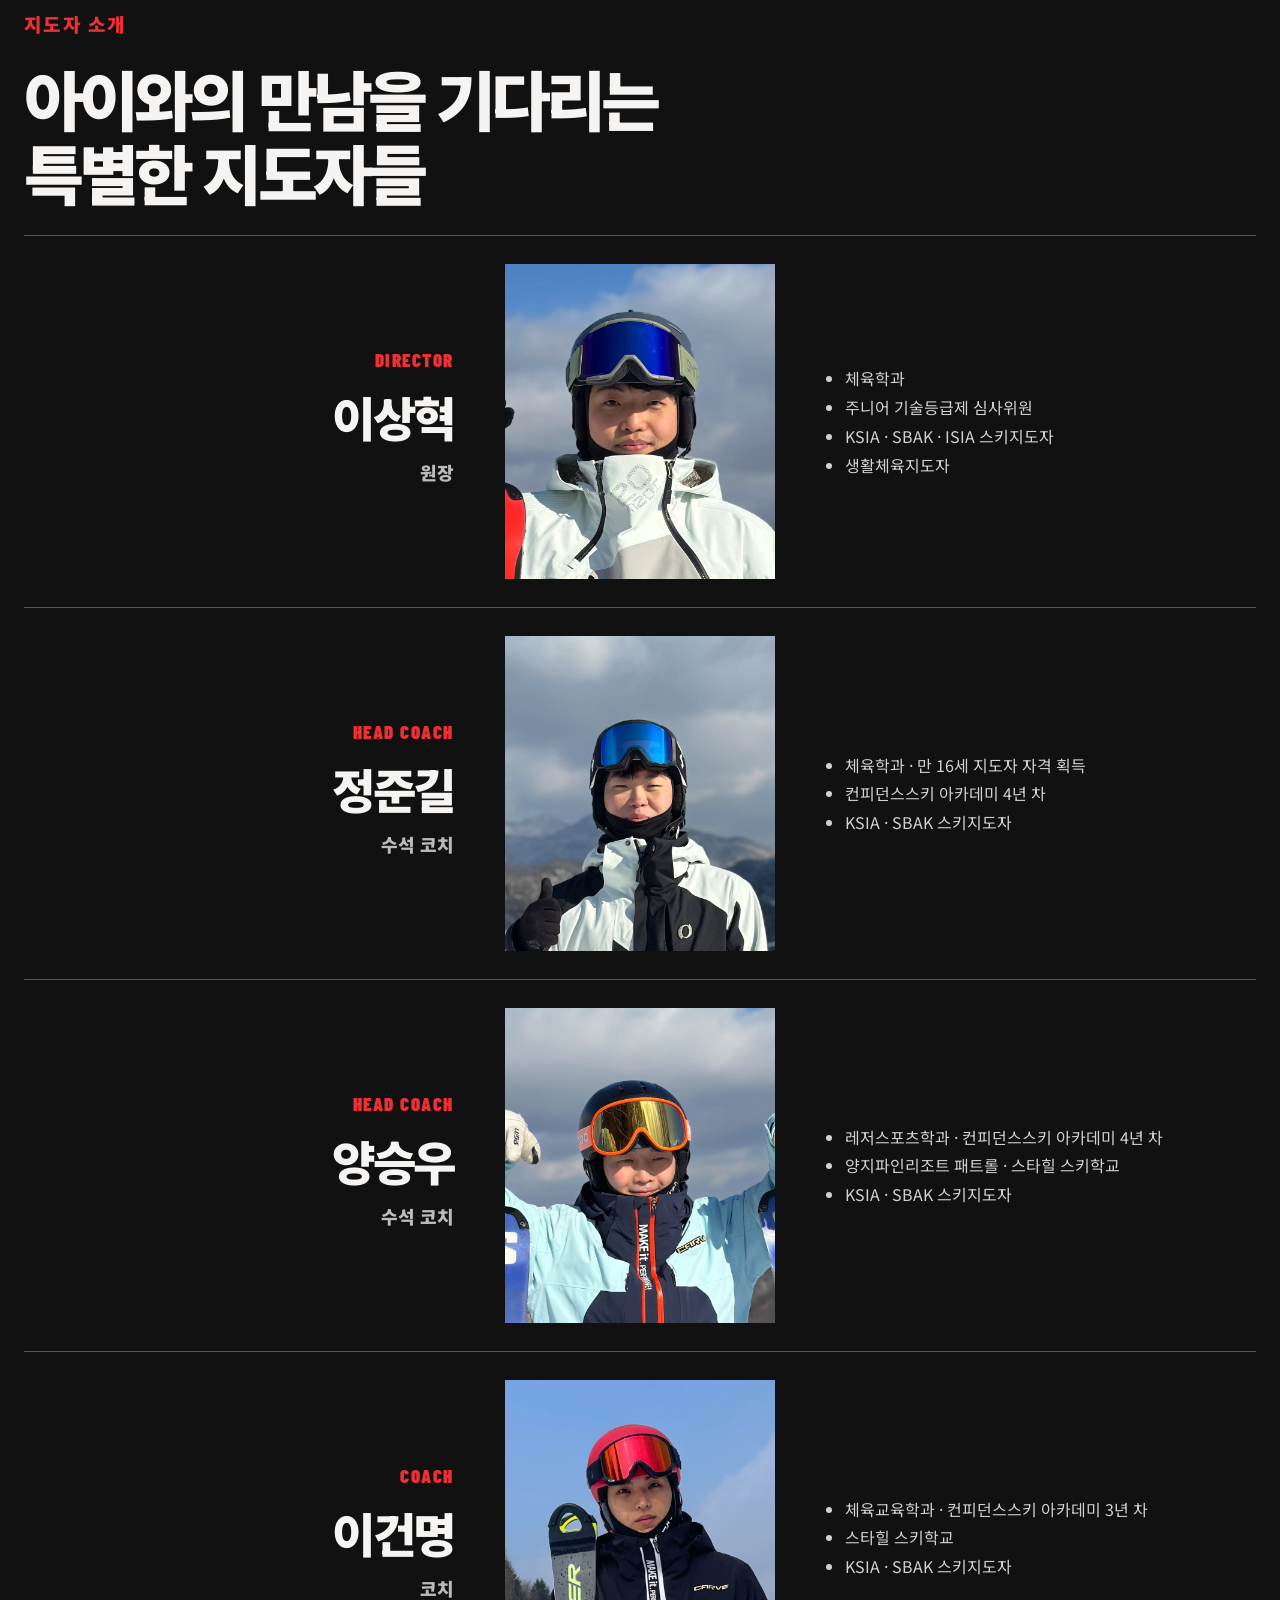
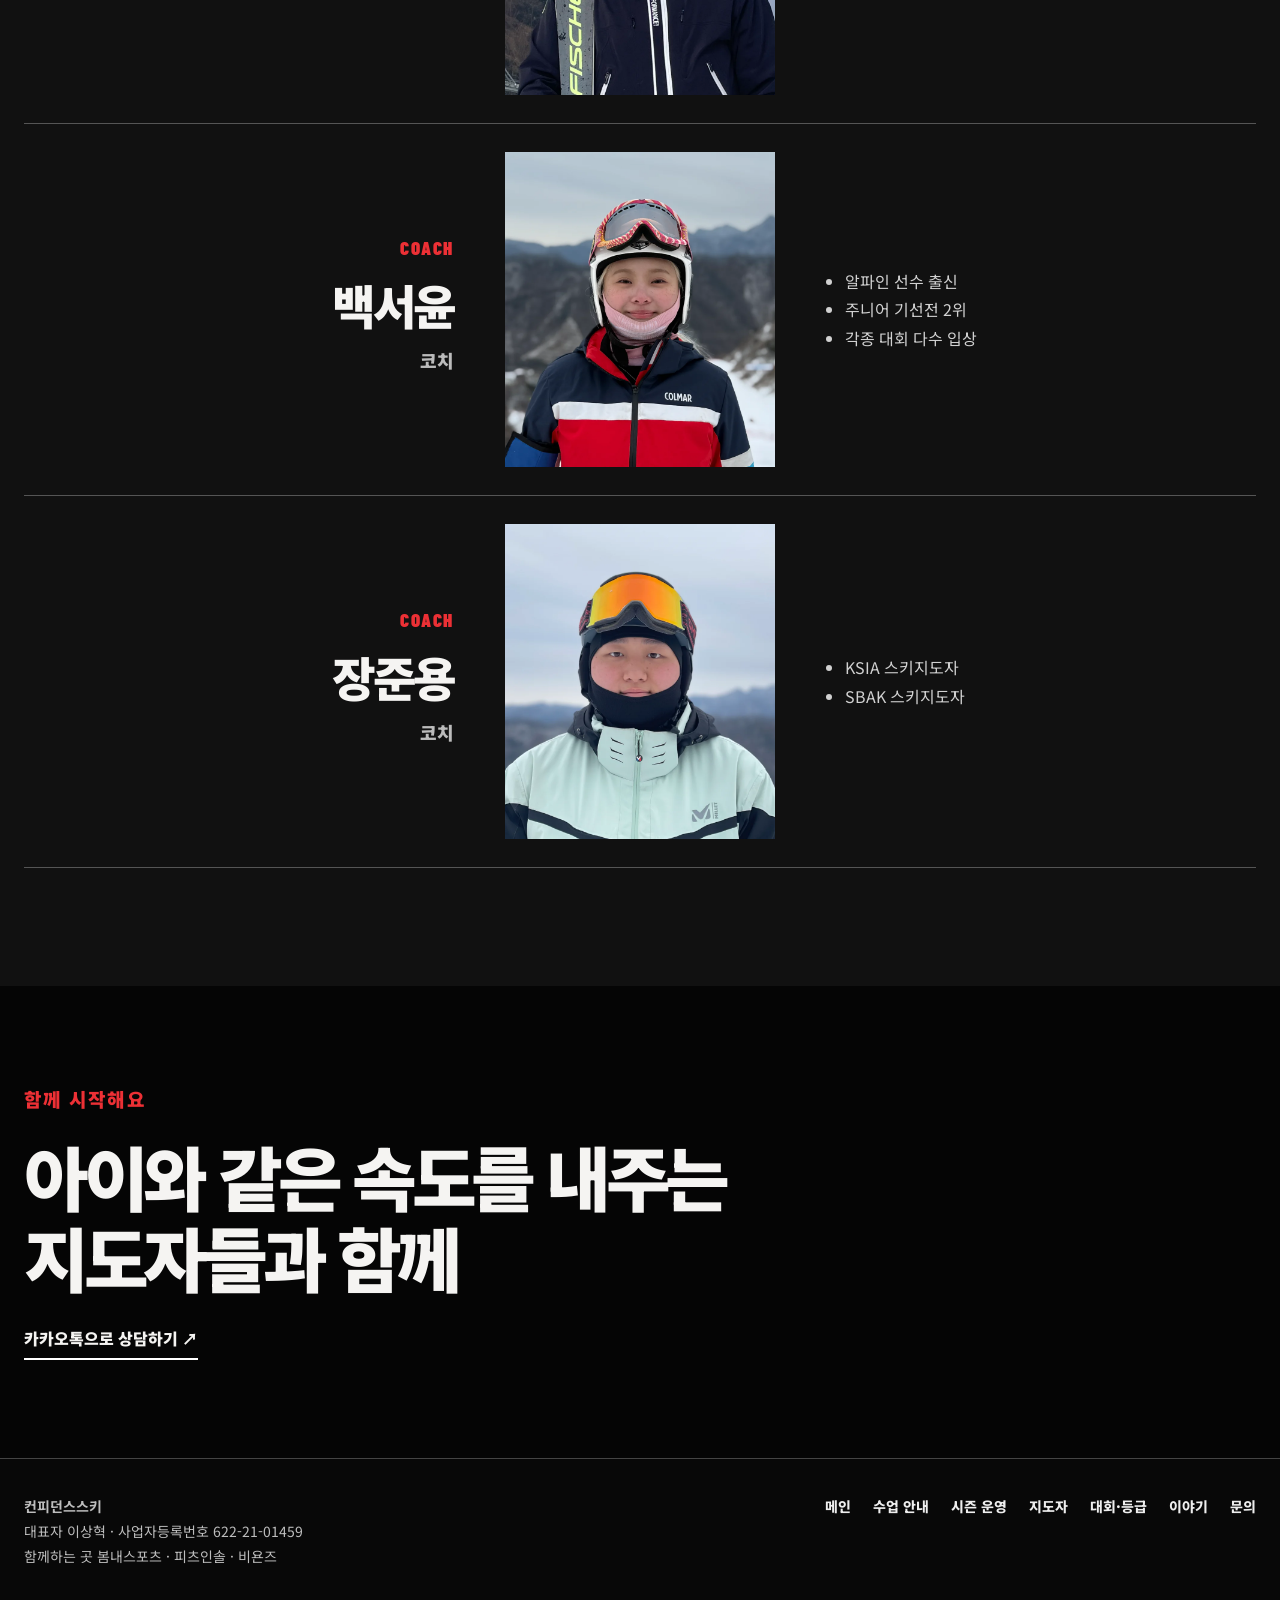
<file: coaches.html>
<!doctype html><html lang="ko"><head><meta charset="utf-8"><meta name="viewport" content="width=device-width,initial-scale=1"><meta name="description" content="원장 이상혁과 코치 5명의 경력, KSIA·SBAK·ISIA 스키지도자 자격과 지도 방식을 확인하세요."><meta name="naver-site-verification" content="2ff1b87a0ef66c6ad43697d4f49beaf46e3cd466"><meta name="theme-color" content="#050505"><meta name="robots" content="index,follow,max-image-preview:large"><link rel="canonical" href="https://confidenceski.vercel.app/coaches.html"><link rel="icon" type="image/png" href="assets/logo.png"><link rel="apple-touch-icon" href="assets/logo.png"><meta property="og:type" content="website"><meta property="og:locale" content="ko_KR"><meta property="og:site_name" content="컨피던스스키"><meta property="og:title" content="주니어 스키 지도자 6명 | 컨피던스스키"><meta property="og:description" content="원장 이상혁과 코치 5명의 경력, KSIA·SBAK·ISIA 스키지도자 자격과 지도 방식을 확인하세요."><meta property="og:url" content="https://confidenceski.vercel.app/coaches.html"><meta property="og:image" content="https://confidenceski.vercel.app/assets/team.jpg"><meta property="og:image:alt" content="컨피던스스키 지도자들과 스키 강습생"><meta name="twitter:card" content="summary_large_image"><meta name="twitter:title" content="주니어 스키 지도자 6명 | 컨피던스스키"><meta name="twitter:description" content="원장 이상혁과 코치 5명의 경력, KSIA·SBAK·ISIA 스키지도자 자격과 지도 방식을 확인하세요."><meta name="twitter:image" content="https://confidenceski.vercel.app/assets/team.jpg"><script type="application/ld+json">{"@context":"https://schema.org","@graph":[{"@type":"LocalBusiness","@id":"https://confidenceski.vercel.app/#business","name":"컨피던스스키","alternateName":"Confidence Ski Academy","url":"https://confidenceski.vercel.app/","logo":"https://confidenceski.vercel.app/assets/logo.png","image":"https://confidenceski.vercel.app/assets/og-cover.jpg","description":"4~18세 어린이와 주니어를 위한 스키 개인 레슨과 시즌 강습","areaServed":[{"@type":"AdministrativeArea","name":"서울특별시"},{"@type":"Place","name":"엘리시안 강촌"},{"@type":"Place","name":"지산리조트"},{"@type":"Place","name":"용평리조트"},{"@type":"Place","name":"하이원리조트"},{"@type":"Place","name":"웰리힐리파크"}],"contactPoint":{"@type":"ContactPoint","contactType":"고객 상담","url":"https://pf.kakao.com/_xaxitrX","availableLanguage":"ko"},"sameAs":["https://pf.kakao.com/_xaxitrX"],"employee":[{"@type":"Person","name":"이상혁","jobTitle":"원장","worksFor":{"@id":"https://confidenceski.vercel.app/#business"},"hasCredential":[{"@type":"EducationalOccupationalCredential","name":"KSIA 스키지도자"},{"@type":"EducationalOccupationalCredential","name":"SBAK 스키지도자"},{"@type":"EducationalOccupationalCredential","name":"ISIA 스키지도자"},{"@type":"EducationalOccupationalCredential","name":"생활체육지도자"}]},{"@type":"Person","name":"정준길","jobTitle":"수석 코치","worksFor":{"@id":"https://confidenceski.vercel.app/#business"},"hasCredential":[{"@type":"EducationalOccupationalCredential","name":"KSIA 스키지도자"},{"@type":"EducationalOccupationalCredential","name":"SBAK 스키지도자"}]},{"@type":"Person","name":"양승우","jobTitle":"수석 코치","worksFor":{"@id":"https://confidenceski.vercel.app/#business"},"hasCredential":[{"@type":"EducationalOccupationalCredential","name":"KSIA 스키지도자"},{"@type":"EducationalOccupationalCredential","name":"SBAK 스키지도자"}]},{"@type":"Person","name":"이건명","jobTitle":"코치","worksFor":{"@id":"https://confidenceski.vercel.app/#business"},"hasCredential":[{"@type":"EducationalOccupationalCredential","name":"KSIA 스키지도자"},{"@type":"EducationalOccupationalCredential","name":"SBAK 스키지도자"}]},{"@type":"Person","name":"백서윤","jobTitle":"코치","worksFor":{"@id":"https://confidenceski.vercel.app/#business"}},{"@type":"Person","name":"장준용","jobTitle":"코치","worksFor":{"@id":"https://confidenceski.vercel.app/#business"},"hasCredential":[{"@type":"EducationalOccupationalCredential","name":"KSIA 스키지도자"},{"@type":"EducationalOccupationalCredential","name":"SBAK 스키지도자"}]}]},{"@type":"WebSite","@id":"https://confidenceski.vercel.app/#website","name":"컨피던스스키","url":"https://confidenceski.vercel.app/","publisher":{"@id":"https://confidenceski.vercel.app/#business"},"inLanguage":"ko-KR"},{"@type":"WebPage","@id":"https://confidenceski.vercel.app/coaches.html#webpage","url":"https://confidenceski.vercel.app/coaches.html","name":"주니어 스키 지도자 6명 | 컨피던스스키","isPartOf":{"@id":"https://confidenceski.vercel.app/#website"},"inLanguage":"ko-KR"}]}</script><title>주니어 스키 지도자 6명 | 컨피던스스키</title><link href="https://fonts.googleapis.com/css2?family=Barlow+Condensed:wght@600;700;800;900&family=Noto+Sans+KR:wght@400;500;600;700;800;900&display=swap" rel="stylesheet"><link rel="stylesheet" href="site-detail.css"><link rel="stylesheet" href="typography-scale.css"></head><body class="coaches-page"><a class="back" href="/">← 메인으로</a><main><section class="detail-hero"><div class="inner"><span class="tag">TEAM / CONFIDENCE SKI</span><h1>지도자들의 성향을<br> <em>아이의 취향에 맞게</em></h1><p>원장 이상혁과 코치 다섯 명이 아이의 배움과 성장을 함께합니다.</p></div></section><section class="section team-intro"><div class="wrap intro-grid"><div><p class="eyebrow">컨피던스스키 지도자</p><h2>여러 사람들의 경험을<br> 한 곳에 모아</h2></div><p>아이 한 명을 더 잘 이해하기 위해, 지도자는 자신의 경험을 수업에 가져옵니다. 각 지도자의 이력을 확인해 보세요.</p></div></section><section class="director-quote"><div class="wrap"><blockquote>“아이들이 최우선이 되는 아카데미가 되도록 <span class="quote-intent">최선을 다하는</span><br><span class="quote-brand">컨피던스스키가</span> 되겠습니다.”</blockquote><cite>원장 이상혁</cite></div></section><section class="section coach-list"><div class="wrap"><p class="eyebrow">지도자 소개</p><h2>아이와의 만남을 기다리는<br> 특별한 지도자들</h2><article class="coach-row"><div class="coach-identity"><span class="rank">DIRECTOR</span><h3>이상혁 <small>원장</small></h3></div><img src="assets/coach-director.webp" alt="원장 이상혁"><div class="coach-career"><ul><li>체육학과</li><li>주니어 기술등급제 심사위원</li><li>KSIA · SBAK · ISIA 스키지도자</li><li>생활체육지도자</li></ul></div></article><article class="coach-row"><div class="coach-identity"><span class="rank">HEAD COACH</span><h3>정준길 <small>수석 코치</small></h3></div><img src="assets/coach-jjg.webp" alt="수석 코치 정준길"><div class="coach-career"><ul><li>체육학과 · 만 16세 지도자 자격 획득</li><li>컨피던스스키 아카데미 4년 차</li><li>KSIA · SBAK 스키지도자</li></ul></div></article><article class="coach-row"><div class="coach-identity"><span class="rank">HEAD COACH</span><h3>양승우 <small>수석 코치</small></h3></div><img src="assets/coach-ysw.webp" alt="수석 코치 양승우"><div class="coach-career"><ul><li>레저스포츠학과 · 컨피던스스키 아카데미 4년 차</li><li>양지파인리조트 패트롤 · 스타힐 스키학교</li><li>KSIA · SBAK 스키지도자</li></ul></div></article><article class="coach-row"><div class="coach-identity"><span class="rank">COACH</span><h3>이건명 <small>코치</small></h3></div><img src="assets/coach-lgm.webp" alt="코치 이건명"><div class="coach-career"><ul><li>체육교육학과 · 컨피던스스키 아카데미 3년 차</li><li>스타힐 스키학교</li><li>KSIA · SBAK 스키지도자</li></ul></div></article><article class="coach-row"><div class="coach-identity"><span class="rank">COACH</span><h3>백서윤 <small>코치</small></h3></div><img src="assets/coach-bsy.webp" alt="코치 백서윤"><div class="coach-career"><ul><li>알파인 선수 출신</li><li>주니어 기선전 2위</li><li>각종 대회 다수 입상</li></ul></div></article><article class="coach-row"><div class="coach-identity"><span class="rank">COACH</span><h3>장준용 <small>코치</small></h3></div><img src="assets/coach-jjy.webp" alt="코치 장준용"><div class="coach-career"><ul><li>KSIA 스키지도자</li><li>SBAK 스키지도자</li></ul></div></article></div></section><section class="section closing"><div class="wrap"><p class="eyebrow">함께 시작해요</p><h2>아이와 같은 속도를 내주는<br> 지도자들과 함께</h2><a class="link-line" href="https://pf.kakao.com/_xaxitrX" target="_blank" rel="noopener">카카오톡으로 상담하기 ↗</a></div></section></main><footer><div class="wrap"><div><strong>컨피던스스키</strong><p>대표자 이상혁 · 사업자등록번호 <span class="business-number">622-21-01459</span><br>함께하는 곳 봄내스포츠 · 피츠인솔 · 비욘즈</p></div><nav><a href="/">메인</a><a href="lesson.html">수업 안내</a><a href="season.html">시즌 운영</a><a href="coaches.html">지도자</a><a href="race.html">대회·등급</a><a href="blog.html">이야기</a><a href="contact.html">문의</a></nav></div></footer><script src="detail-nav.js" defer></script><script src="detail-motion.js" defer></script></body></html>
</file>
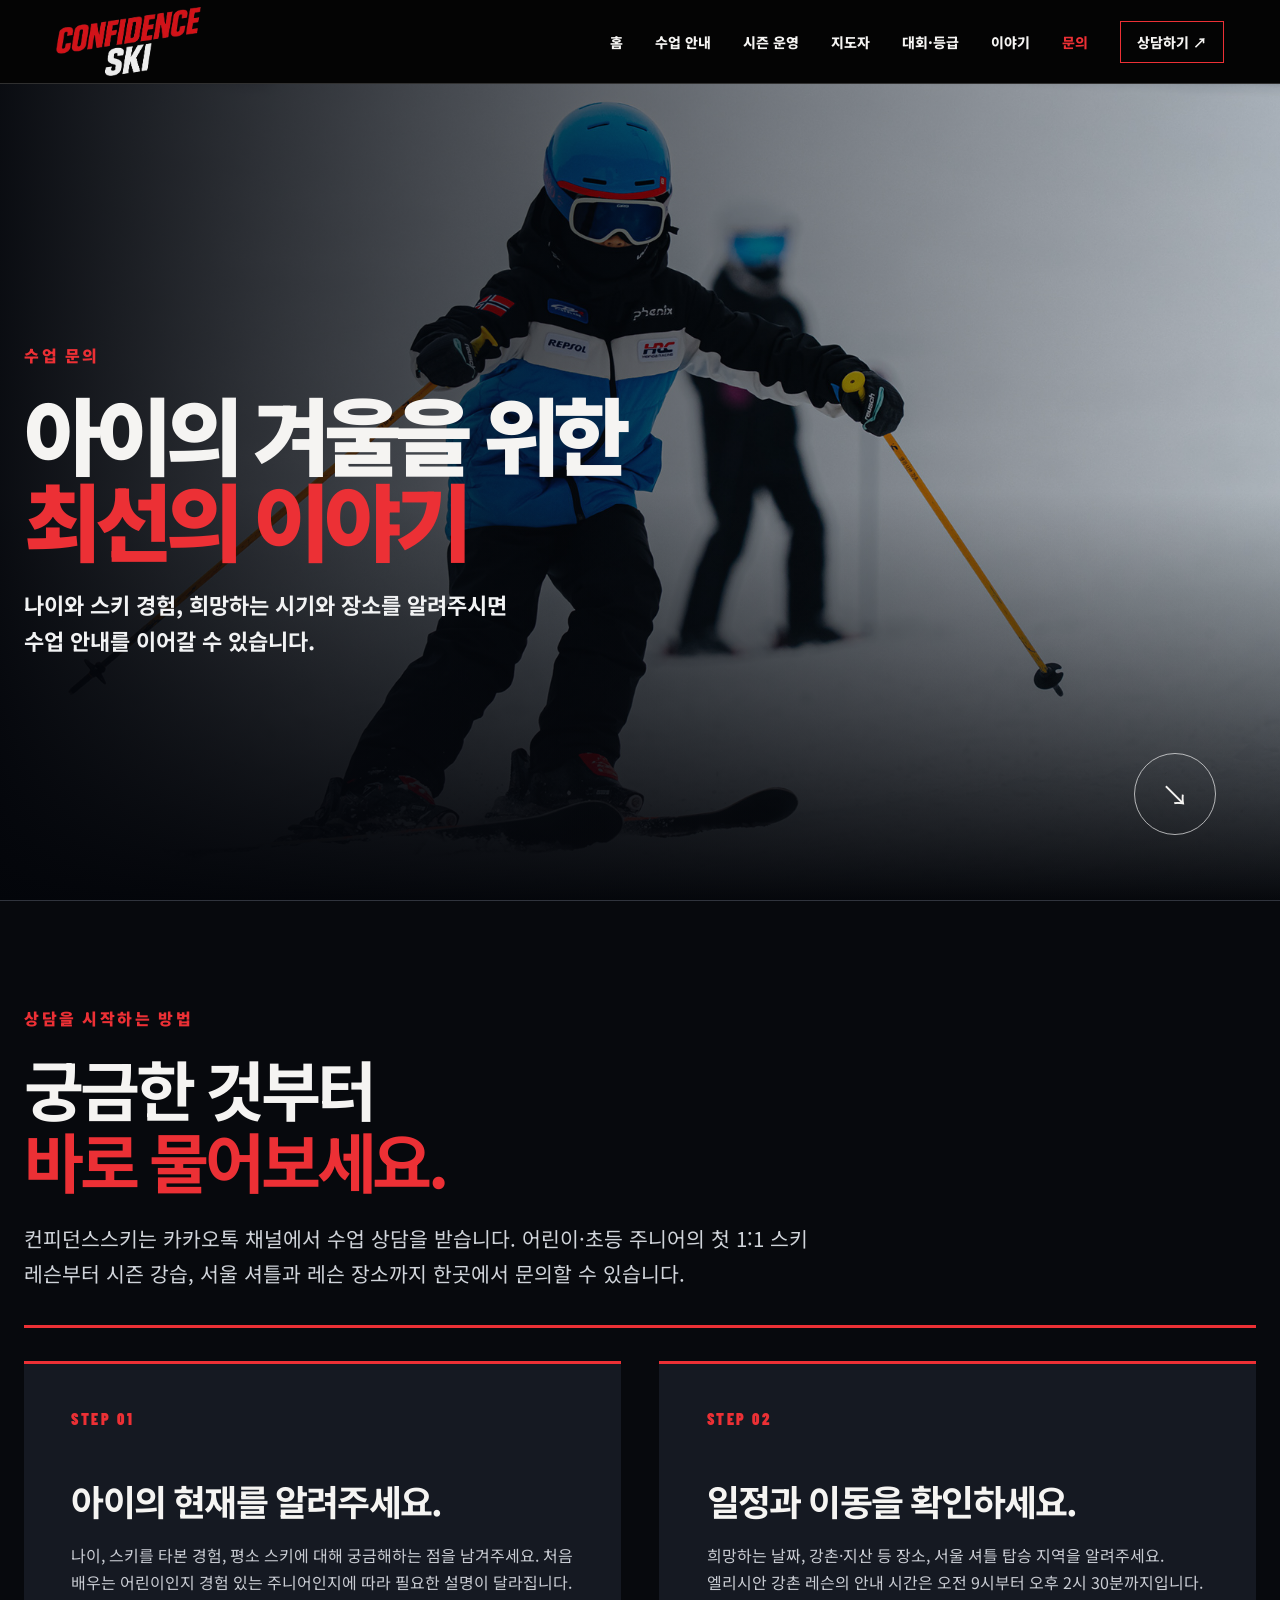
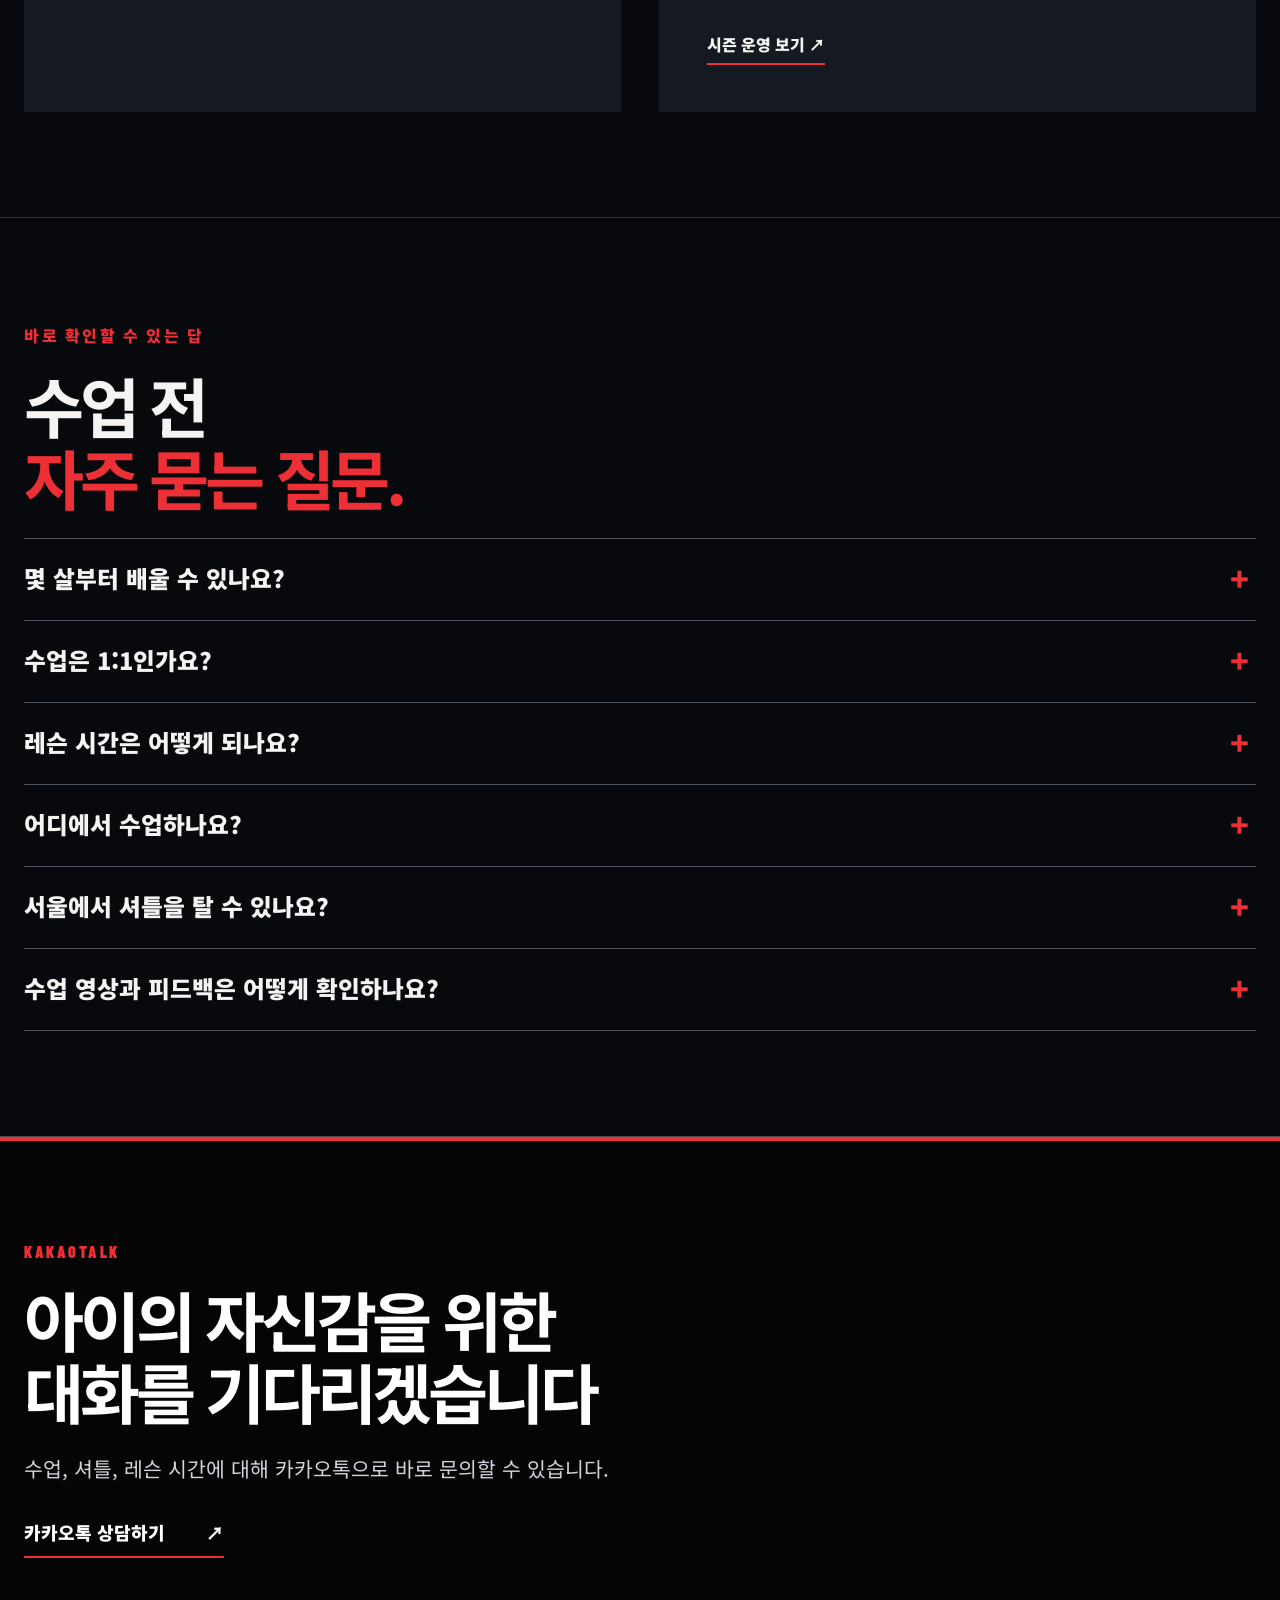
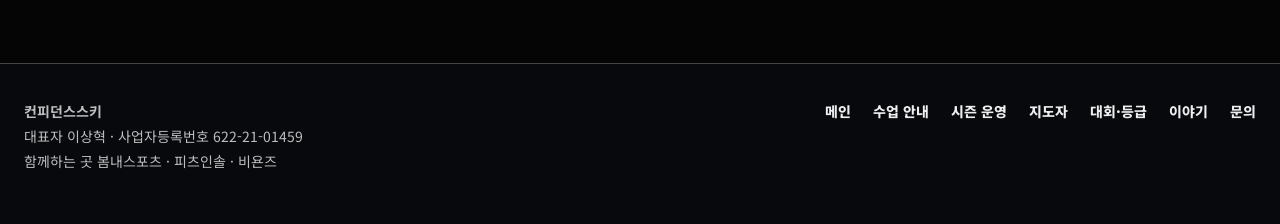
<file: contact.html>
<!doctype html>
<html lang="ko">
<head><meta charset="utf-8"><meta name="viewport" content="width=device-width,initial-scale=1"><meta name="theme-color" content="#07090d"><meta name="robots" content="index,follow,max-image-preview:large"><meta name="naver-site-verification" content="2ff1b87a0ef66c6ad43697d4f49beaf46e3cd466"><title>스키 레슨·셔틀 문의 | 컨피던스스키</title><meta name="description" content="4~18세 주니어 스키 레슨, 서울 왕복 셔틀과 시즌 장소를 확인하고 카카오톡으로 상담하세요."><link rel="canonical" href="https://confidenceski.vercel.app/contact.html"><link rel="icon" type="image/png" href="assets/logo.png"><link rel="apple-touch-icon" href="assets/logo.png"><meta property="og:type" content="website"><meta property="og:locale" content="ko_KR"><meta property="og:site_name" content="컨피던스스키"><meta property="og:title" content="스키 레슨·셔틀 문의 | 컨피던스스키"><meta property="og:description" content="4~18세 주니어 스키 레슨, 서울 왕복 셔틀과 시즌 장소를 확인하고 카카오톡으로 상담하세요."><meta property="og:url" content="https://confidenceski.vercel.app/contact.html"><meta property="og:image" content="https://confidenceski.vercel.app/assets/child-skiing.jpg"><meta property="og:image:alt" content="설원에서 스키를 타는 어린이"><meta name="twitter:card" content="summary_large_image"><meta name="twitter:title" content="스키 레슨·셔틀 문의 | 컨피던스스키"><meta name="twitter:description" content="4~18세 주니어 스키 레슨, 서울 왕복 셔틀과 시즌 장소를 확인하고 카카오톡으로 상담하세요."><meta name="twitter:image" content="https://confidenceski.vercel.app/assets/child-skiing.jpg"><script type="application/ld+json">{"@context":"https://schema.org","@graph":[{"@type":"LocalBusiness","@id":"https://confidenceski.vercel.app/#business","name":"컨피던스스키","alternateName":"Confidence Ski Academy","url":"https://confidenceski.vercel.app/","logo":"https://confidenceski.vercel.app/assets/logo.png","image":"https://confidenceski.vercel.app/assets/og-cover.jpg","description":"4~18세 어린이와 주니어를 위한 스키 개인 레슨과 시즌 강습","areaServed":[{"@type":"AdministrativeArea","name":"서울특별시"},{"@type":"Place","name":"엘리시안 강촌"},{"@type":"Place","name":"지산리조트"},{"@type":"Place","name":"용평리조트"},{"@type":"Place","name":"하이원리조트"},{"@type":"Place","name":"웰리힐리파크"}],"contactPoint":{"@type":"ContactPoint","contactType":"고객 상담","url":"https://pf.kakao.com/_xaxitrX","availableLanguage":"ko"},"sameAs":["https://pf.kakao.com/_xaxitrX"],"employee":[{"@type":"Person","name":"이상혁","jobTitle":"원장","worksFor":{"@id":"https://confidenceski.vercel.app/#business"},"hasCredential":[{"@type":"EducationalOccupationalCredential","name":"KSIA 스키지도자"},{"@type":"EducationalOccupationalCredential","name":"SBAK 스키지도자"},{"@type":"EducationalOccupationalCredential","name":"ISIA 스키지도자"},{"@type":"EducationalOccupationalCredential","name":"생활체육지도자"}]},{"@type":"Person","name":"정준길","jobTitle":"수석 코치","worksFor":{"@id":"https://confidenceski.vercel.app/#business"},"hasCredential":[{"@type":"EducationalOccupationalCredential","name":"KSIA 스키지도자"},{"@type":"EducationalOccupationalCredential","name":"SBAK 스키지도자"}]},{"@type":"Person","name":"양승우","jobTitle":"수석 코치","worksFor":{"@id":"https://confidenceski.vercel.app/#business"},"hasCredential":[{"@type":"EducationalOccupationalCredential","name":"KSIA 스키지도자"},{"@type":"EducationalOccupationalCredential","name":"SBAK 스키지도자"}]},{"@type":"Person","name":"이건명","jobTitle":"코치","worksFor":{"@id":"https://confidenceski.vercel.app/#business"},"hasCredential":[{"@type":"EducationalOccupationalCredential","name":"KSIA 스키지도자"},{"@type":"EducationalOccupationalCredential","name":"SBAK 스키지도자"}]},{"@type":"Person","name":"백서윤","jobTitle":"코치","worksFor":{"@id":"https://confidenceski.vercel.app/#business"}},{"@type":"Person","name":"장준용","jobTitle":"코치","worksFor":{"@id":"https://confidenceski.vercel.app/#business"},"hasCredential":[{"@type":"EducationalOccupationalCredential","name":"KSIA 스키지도자"},{"@type":"EducationalOccupationalCredential","name":"SBAK 스키지도자"}]}]},{"@type":"WebSite","@id":"https://confidenceski.vercel.app/#website","name":"컨피던스스키","url":"https://confidenceski.vercel.app/","publisher":{"@id":"https://confidenceski.vercel.app/#business"},"inLanguage":"ko-KR"},{"@type":"ContactPage","@id":"https://confidenceski.vercel.app/contact.html#webpage","url":"https://confidenceski.vercel.app/contact.html","name":"스키 레슨·셔틀 문의 | 컨피던스스키","description":"4~18세 주니어 스키 레슨, 서울 왕복 셔틀과 시즌 장소를 확인하고 카카오톡으로 상담하세요.","inLanguage":"ko-KR","isPartOf":{"@id":"https://confidenceski.vercel.app/#website"}},{"@type":"FAQPage","mainEntity":[{"@type":"Question","name":"몇 살부터 배울 수 있나요?","acceptedAnswer":{"@type":"Answer","text":"4세부터 18세까지 어린이와 주니어를 대상으로 합니다. 초등학생의 첫 스키부터 경험 있는 청소년의 연습까지 아이의 현재 수준에 맞춰 수업합니다."}},{"@type":"Question","name":"수업은 1:1인가요?","acceptedAnswer":{"@type":"Answer","text":"1:1 개인 레슨을 중심으로 아이 한 명의 실력과 배우는 속도에 맞춰 진행합니다. 시즌 강습도 운영합니다."}},{"@type":"Question","name":"레슨 시간은 어떻게 되나요?","acceptedAnswer":{"@type":"Answer","text":"26/27 시즌 엘리시안 강촌 레슨은 오전 9시부터 오후 2시 30분까지 5시간 30분으로 안내합니다. 다른 장소와 일정은 신청 전 확인할 수 있습니다."}},{"@type":"Question","name":"어디에서 수업하나요?","acceptedAnswer":{"@type":"Answer","text":"개장부터 2월 중순까지 엘리시안 강촌과 지산, 2월 중순부터 2월 말까지 용평·하이원·웰리힐리, 2월 말부터 3월 초까지 삿포로 일본 캠프 흐름으로 운영합니다."}},{"@type":"Question","name":"서울에서 셔틀을 탈 수 있나요?","acceptedAnswer":{"@type":"Answer","text":"서울 지역에서 왕복 셔틀을 운영합니다. 탑승 위치와 시간은 신청할 때 안내받을 수 있습니다."}},{"@type":"Question","name":"수업 영상과 피드백은 어떻게 확인하나요?","acceptedAnswer":{"@type":"Answer","text":"매 회차 수업 영상을 촬영해 카페에 올리고, 아이의 움직임에 대한 피드백도 함께 게시합니다. 학부모는 카페에서 영상과 피드백을 확인할 수 있습니다."}}]}]}</script><link href="https://fonts.googleapis.com/css2?family=Barlow+Condensed:wght@600;700;800;900&family=Noto+Sans+KR:wght@400;500;600;700;800;900&display=swap" rel="stylesheet"><link rel="stylesheet" href="site-detail.css"><link rel="stylesheet" href="editorial.css"><link rel="stylesheet" href="typography-scale.css"></head>
<body class="editorial-page contact-page">
<a class="skip" href="#main">본문으로 이동</a>
<main id="main">
  <section class="ed-hero" aria-labelledby="contact-title">
    <img src="assets/child-skiing.jpg" alt="설원에서 스키를 타는 어린이" fetchpriority="high">
    <div class="wrap"><span class="ed-tag">수업 문의</span><h1 id="contact-title"><span>아이의 겨울을 위한</span> <em>최선의 이야기</em></h1><p>나이와 스키 경험, 희망하는<br class="mobile-only"> 시기와 장소를 알려주시면<br> 수업 안내를 이어갈 수 있습니다.</p></div>
    <span class="hero-corner" aria-hidden="true">↘</span>
  </section>
  <section class="ed-section" aria-labelledby="contact-start">
    <div class="wrap">
      <span class="ed-tag ed-reveal">상담을 시작하는 방법</span><h2 class="ed-reveal" id="contact-start">궁금한 것부터<br> <em>바로 물어보세요.</em></h2>
      <p class="lead ed-reveal">컨피던스스키는 카카오톡 채널에서 수업 상담을 받습니다. 어린이·초등 주니어의 첫 1:1 스키 레슨부터 시즌 강습, 서울 셔틀과 레슨 장소까지 한곳에서 문의할 수 있습니다.</p>
      <div class="ed-rule"></div>
      <div class="contact-route">
        <article class="ed-reveal"><span class="ed-tag">STEP 01</span><h3>아이의 현재를<br class="mobile-only"> 알려주세요.</h3><p>나이, 스키를 타본 경험, 평소 스키에 대해 궁금해하는 점을 남겨주세요. 처음 배우는 어린이인지 경험 있는 주니어인지에 따라 필요한 설명이 달라집니다.</p></article>
        <article class="ed-reveal"><span class="ed-tag">STEP 02</span><h3>일정과 이동을<br class="mobile-only"> 확인하세요.</h3><p>희망하는 날짜, 강촌·지산 등 장소, 서울 셔틀 탑승 지역을 알려주세요. 엘리시안 강촌 레슨의 안내 시간은 오전 9시부터 오후 2시 30분까지입니다.</p><a href="season.html">시즌 운영 보기 ↗</a></article>
      </div>
    </div>
  </section>
  <section class="ed-section" aria-labelledby="contact-faq"><div class="wrap ed-faq"><span class="ed-tag ed-reveal">바로 확인할 수 있는 답</span><h2 class="ed-reveal" id="contact-faq">수업 전<br> <em>자주 묻는 질문.</em></h2><details class="ed-reveal"><summary>몇 살부터 배울 수 있나요?</summary><p>4세부터 18세까지 어린이와 주니어를 대상으로 합니다. 초등학생의 첫 스키부터 경험 있는 청소년의 연습까지 아이의 현재 수준에 맞춰 수업합니다.</p></details><details class="ed-reveal"><summary>수업은 1:1인가요?</summary><p>1:1 개인 레슨을 중심으로 아이 한 명의 실력과 배우는 속도에 맞춰 진행합니다. 시즌 강습도 운영합니다.</p></details><details class="ed-reveal"><summary>레슨 시간은 어떻게 되나요?</summary><p>26/27 시즌 엘리시안 강촌 레슨은 오전 9시부터 오후 2시 30분까지 5시간 30분으로 안내합니다. 다른 장소와 일정은 신청 전 확인할 수 있습니다.</p></details><details class="ed-reveal"><summary>어디에서 수업하나요?</summary><p>개장부터 2월 중순까지 엘리시안 강촌과 지산, 2월 중순부터 2월 말까지 용평·하이원·웰리힐리, 2월 말부터 3월 초까지 삿포로 일본 캠프 흐름으로 운영합니다.</p></details><details class="ed-reveal"><summary>서울에서 셔틀을 탈 수 있나요?</summary><p>서울 지역에서 왕복 셔틀을 운영합니다. 탑승 위치와 시간은 신청할 때 안내받을 수 있습니다.</p></details><details class="ed-reveal"><summary>수업 영상과 피드백은 어떻게 확인하나요?</summary><p>매 회차 수업 영상을 촬영해 카페에 올리고, 아이의 움직임에 대한 피드백도 함께 게시합니다. 학부모는 카페에서 영상과 피드백을 확인할 수 있습니다.</p></details></div></section>
  <section class="ed-section ed-cta">
    <div class="wrap"><span class="ed-tag">KAKAOTALK</span><h2>아이의 자신감을 위한<br> 대화를 기다리겠습니다</h2><p class="lead">수업, 셔틀, 레슨 시간에 대해 카카오톡으로 바로 문의할 수 있습니다.</p><a href="https://pf.kakao.com/_xaxitrX" target="_blank" rel="noopener">카카오톡 상담하기 <span aria-hidden="true">↗</span></a></div>
  </section>
</main>
<footer><div class="wrap"><div><strong>컨피던스스키</strong><p>대표자 이상혁 · 사업자등록번호 <span class="business-number">622-21-01459</span><br>함께하는 곳 봄내스포츠 · 피츠인솔 · 비욘즈</p></div><nav aria-label="하단 메뉴"><a href="/">메인</a><a href="lesson.html">수업 안내</a><a href="season.html">시즌 운영</a><a href="coaches.html">지도자</a><a href="race.html">대회·등급</a><a href="blog.html">이야기</a><a href="contact.html">문의</a></nav></div></footer>
<script src="detail-nav.js" defer></script><script src="editorial.js" defer></script>
</body></html>
</file>
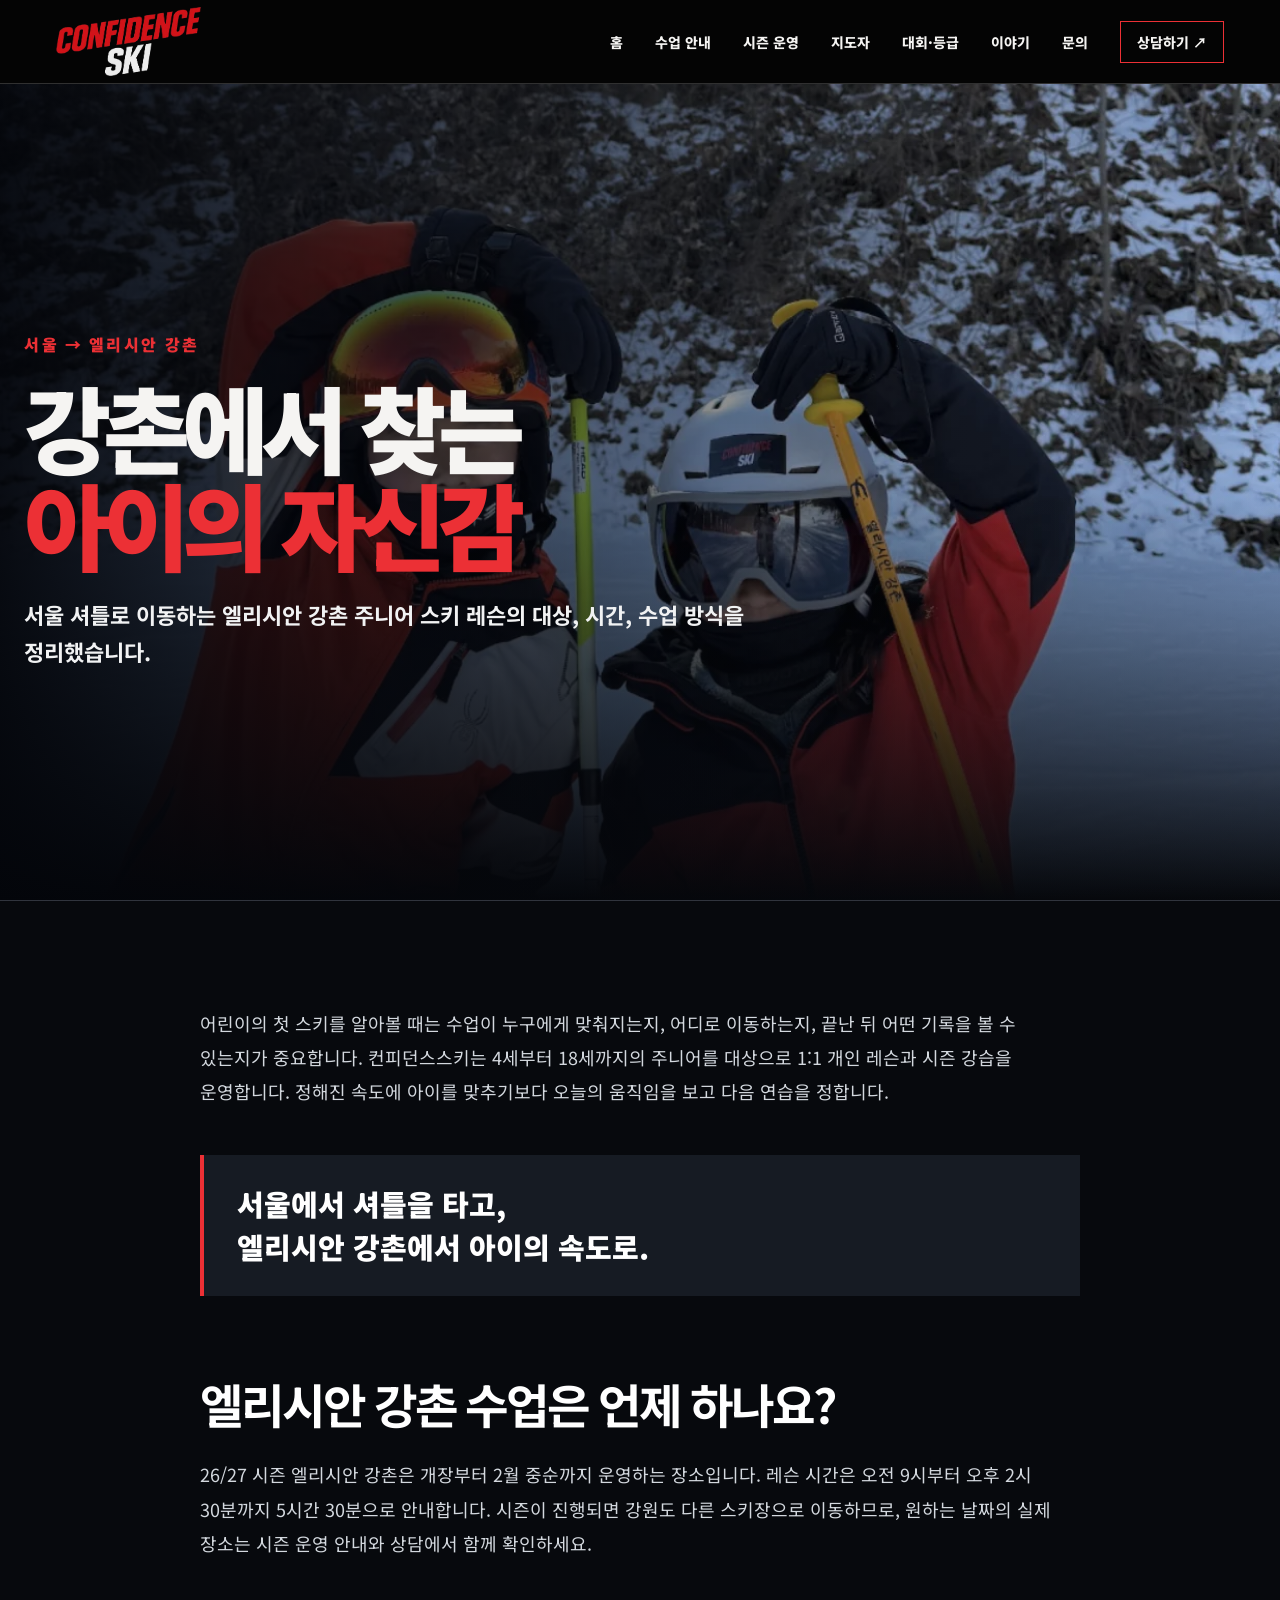
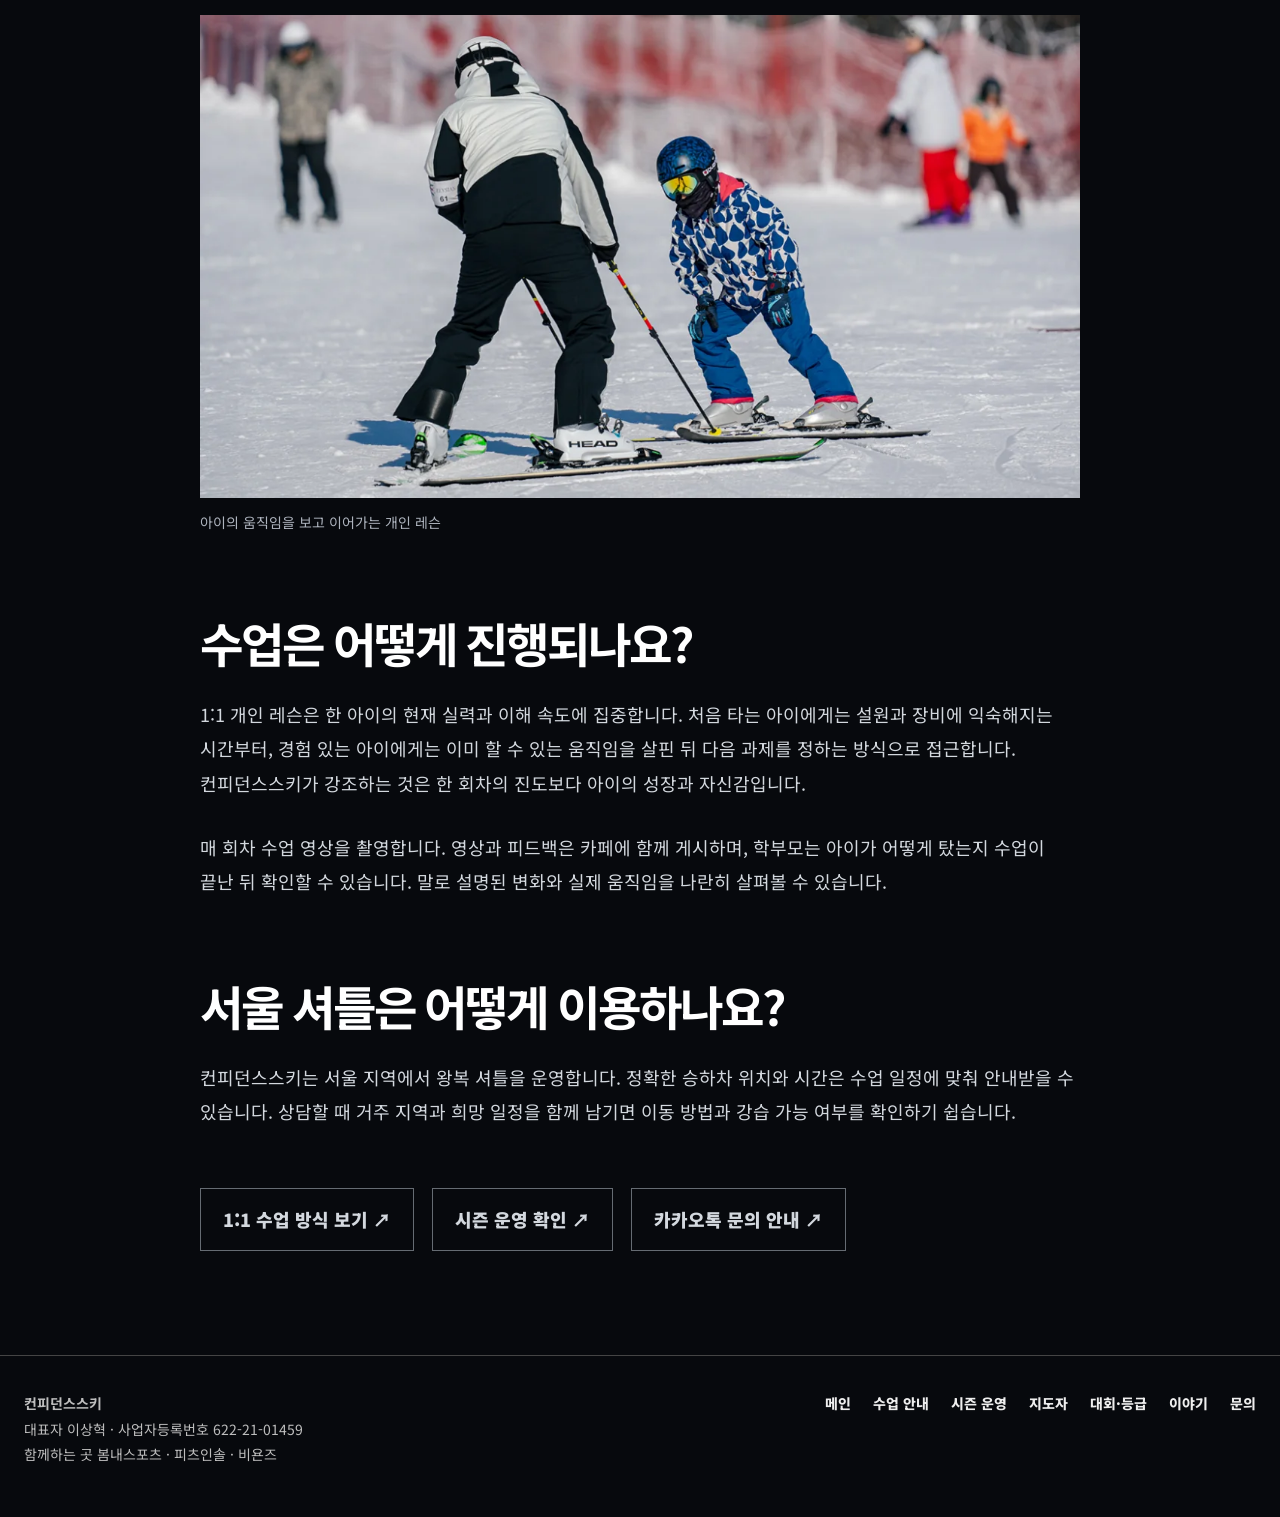
<file: elysian-seoul.html>
<!doctype html>
<html lang="ko">
<head><meta charset="utf-8"><meta name="viewport" content="width=device-width,initial-scale=1"><meta name="theme-color" content="#07090d"><meta name="robots" content="index,follow,max-image-preview:large"><meta name="naver-site-verification" content="2ff1b87a0ef66c6ad43697d4f49beaf46e3cd466"><title>서울·엘리시안 강촌 어린이 스키 레슨 안내</title><meta name="description" content="서울 셔틀로 가는 엘리시안 강촌 4~18세 스키 레슨. 수업 시간과 1:1 방식, 영상 피드백 안내."><link rel="canonical" href="https://confidenceski.vercel.app/elysian-seoul.html"><link rel="icon" type="image/png" href="assets/logo.png"><link rel="apple-touch-icon" href="assets/logo.png"><meta property="og:type" content="article"><meta property="og:locale" content="ko_KR"><meta property="og:site_name" content="컨피던스스키"><meta property="og:title" content="서울·엘리시안 강촌 어린이 스키 레슨 안내"><meta property="og:description" content="서울 셔틀로 가는 엘리시안 강촌 4~18세 스키 레슨. 수업 시간과 1:1 방식, 영상 피드백 안내."><meta property="og:url" content="https://confidenceski.vercel.app/elysian-seoul.html"><meta property="og:image" content="https://confidenceski.vercel.app/assets/stage1.webp"><meta property="og:image:alt" content="강촌에서 진행하는 주니어 스키 강습"><meta name="twitter:card" content="summary_large_image"><meta name="twitter:title" content="서울·엘리시안 강촌 어린이 스키 레슨 안내"><meta name="twitter:description" content="서울 셔틀로 가는 엘리시안 강촌 4~18세 스키 레슨. 수업 시간과 1:1 방식, 영상 피드백 안내."><meta name="twitter:image" content="https://confidenceski.vercel.app/assets/stage1.webp"><script type="application/ld+json">{"@context":"https://schema.org","@graph":[{"@type":"LocalBusiness","@id":"https://confidenceski.vercel.app/#business","name":"컨피던스스키","alternateName":"Confidence Ski Academy","url":"https://confidenceski.vercel.app/","logo":"https://confidenceski.vercel.app/assets/logo.png","image":"https://confidenceski.vercel.app/assets/og-cover.jpg","description":"4~18세 어린이와 주니어를 위한 스키 개인 레슨과 시즌 강습","areaServed":[{"@type":"AdministrativeArea","name":"서울특별시"},{"@type":"Place","name":"엘리시안 강촌"},{"@type":"Place","name":"지산리조트"},{"@type":"Place","name":"용평리조트"},{"@type":"Place","name":"하이원리조트"},{"@type":"Place","name":"웰리힐리파크"}],"contactPoint":{"@type":"ContactPoint","contactType":"고객 상담","url":"https://pf.kakao.com/_xaxitrX","availableLanguage":"ko"},"sameAs":["https://pf.kakao.com/_xaxitrX"],"employee":[{"@type":"Person","name":"이상혁","jobTitle":"원장","worksFor":{"@id":"https://confidenceski.vercel.app/#business"},"hasCredential":[{"@type":"EducationalOccupationalCredential","name":"KSIA 스키지도자"},{"@type":"EducationalOccupationalCredential","name":"SBAK 스키지도자"},{"@type":"EducationalOccupationalCredential","name":"ISIA 스키지도자"},{"@type":"EducationalOccupationalCredential","name":"생활체육지도자"}]},{"@type":"Person","name":"정준길","jobTitle":"수석 코치","worksFor":{"@id":"https://confidenceski.vercel.app/#business"},"hasCredential":[{"@type":"EducationalOccupationalCredential","name":"KSIA 스키지도자"},{"@type":"EducationalOccupationalCredential","name":"SBAK 스키지도자"}]},{"@type":"Person","name":"양승우","jobTitle":"수석 코치","worksFor":{"@id":"https://confidenceski.vercel.app/#business"},"hasCredential":[{"@type":"EducationalOccupationalCredential","name":"KSIA 스키지도자"},{"@type":"EducationalOccupationalCredential","name":"SBAK 스키지도자"}]},{"@type":"Person","name":"이건명","jobTitle":"코치","worksFor":{"@id":"https://confidenceski.vercel.app/#business"},"hasCredential":[{"@type":"EducationalOccupationalCredential","name":"KSIA 스키지도자"},{"@type":"EducationalOccupationalCredential","name":"SBAK 스키지도자"}]},{"@type":"Person","name":"백서윤","jobTitle":"코치","worksFor":{"@id":"https://confidenceski.vercel.app/#business"}},{"@type":"Person","name":"장준용","jobTitle":"코치","worksFor":{"@id":"https://confidenceski.vercel.app/#business"},"hasCredential":[{"@type":"EducationalOccupationalCredential","name":"KSIA 스키지도자"},{"@type":"EducationalOccupationalCredential","name":"SBAK 스키지도자"}]}]},{"@type":"WebSite","@id":"https://confidenceski.vercel.app/#website","name":"컨피던스스키","url":"https://confidenceski.vercel.app/","publisher":{"@id":"https://confidenceski.vercel.app/#business"},"inLanguage":"ko-KR"},{"@type":"Article","@id":"https://confidenceski.vercel.app/elysian-seoul.html#webpage","url":"https://confidenceski.vercel.app/elysian-seoul.html","name":"서울·엘리시안 강촌 어린이 스키 레슨 안내","description":"서울 셔틀로 가는 엘리시안 강촌 4~18세 스키 레슨. 수업 시간과 1:1 방식, 영상 피드백 안내.","inLanguage":"ko-KR","isPartOf":{"@id":"https://confidenceski.vercel.app/#website"}},{"@type":"Article","headline":"서울·엘리시안 강촌 어린이 스키 레슨 안내","description":"서울 셔틀로 가는 엘리시안 강촌 4~18세 스키 레슨. 수업 시간과 1:1 방식, 영상 피드백 안내.","image":"https://confidenceski.vercel.app/assets/stage1.webp","dateModified":"2026-10-03","author":{"@id":"https://confidenceski.vercel.app/#business"},"publisher":{"@id":"https://confidenceski.vercel.app/#business"},"mainEntityOfPage":"https://confidenceski.vercel.app/elysian-seoul.html"}]}</script><link href="https://fonts.googleapis.com/css2?family=Barlow+Condensed:wght@600;700;800;900&family=Noto+Sans+KR:wght@400;500;600;700;800;900&display=swap" rel="stylesheet"><link rel="stylesheet" href="site-detail.css"><link rel="stylesheet" href="editorial.css"><link rel="stylesheet" href="typography-scale.css"></head>
<body class="editorial-page article-page">
<a class="skip" href="#main">본문으로 이동</a>
<main id="main">
  <section class="ed-hero" aria-labelledby="article-title">
    <img src="assets/stage1.webp" alt="강촌 설원에서 진행한 컨피던스스키 수업" fetchpriority="high">
    <div class="wrap"><span class="ed-tag">서울 → 엘리시안 강촌</span><h1 id="article-title"><span>강촌에서 찾는</span> <em>아이의 자신감</em></h1><p>서울 셔틀로 이동하는 엘리시안 강촌 주니어 스키 레슨의 대상, 시간, 수업 방식을 정리했습니다.</p></div>
  </section>
  <article class="ed-section"><div class="wrap article-layout">
    <p class="ed-reveal">어린이의 첫 스키를 알아볼 때는 수업이 누구에게 맞춰지는지, 어디로 이동하는지, 끝난 뒤 어떤 기록을 볼 수 있는지가 중요합니다. 컨피던스스키는 4세부터 18세까지의 주니어를 대상으로 1:1 개인 레슨과 시즌 강습을 운영합니다. 정해진 속도에 아이를 맞추기보다 오늘의 움직임을 보고 다음 연습을 정합니다.</p>
    <div class="article-highlight ed-reveal">서울에서 셔틀을 타고,<br>엘리시안 강촌에서 아이의 속도로.</div>
    <h2 class="ed-reveal">엘리시안 강촌 수업은 언제 하나요?</h2>
    <p class="ed-reveal">26/27 시즌 엘리시안 강촌은 개장부터 2월 중순까지 운영하는 장소입니다. 레슨 시간은 오전 9시부터 오후 2시 30분까지 5시간 30분으로 안내합니다. 시즌이 진행되면 강원도 다른 스키장으로 이동하므로, 원하는 날짜의 실제 장소는 시즌 운영 안내와 상담에서 함께 확인하세요.</p>
    <figure class="ed-reveal"><img src="assets/lesson.webp" alt="어린이와 지도자가 함께하는 개인 스키 레슨" loading="lazy"><figcaption>아이의 움직임을 보고 이어가는 개인 레슨</figcaption></figure>
    <h2 class="ed-reveal">수업은 어떻게 진행되나요?</h2>
    <p class="ed-reveal">1:1 개인 레슨은 한 아이의 현재 실력과 이해 속도에 집중합니다. 처음 타는 아이에게는 설원과 장비에 익숙해지는 시간부터, 경험 있는 아이에게는 이미 할 수 있는 움직임을 살핀 뒤 다음 과제를 정하는 방식으로 접근합니다. 컨피던스스키가 강조하는 것은 한 회차의 진도보다 아이의 성장과 자신감입니다.</p>
    <p class="ed-reveal">매 회차 수업 영상을 촬영합니다. 영상과 피드백은 카페에 함께 게시하며, 학부모는 아이가 어떻게 탔는지 수업이 끝난 뒤 확인할 수 있습니다. 말로 설명된 변화와 실제 움직임을 나란히 살펴볼 수 있습니다.</p>
    <h2 class="ed-reveal">서울 셔틀은 어떻게 이용하나요?</h2>
    <p class="ed-reveal">컨피던스스키는 서울 지역에서 왕복 셔틀을 운영합니다. 정확한 승하차 위치와 시간은 수업 일정에 맞춰 안내받을 수 있습니다. 상담할 때 거주 지역과 희망 일정을 함께 남기면 이동 방법과 강습 가능 여부를 확인하기 쉽습니다.</p>
    <div class="article-related"><a href="lesson.html">1:1 수업 방식 보기 ↗</a><a href="season.html">시즌 운영 확인 ↗</a><a href="contact.html">카카오톡 문의 안내 ↗</a></div>
  </div></article>
</main>
<footer><div class="wrap"><div><strong>컨피던스스키</strong><p>대표자 이상혁 · 사업자등록번호 <span class="business-number">622-21-01459</span><br>함께하는 곳 봄내스포츠 · 피츠인솔 · 비욘즈</p></div><nav aria-label="하단 메뉴"><a href="/">메인</a><a href="lesson.html">수업 안내</a><a href="season.html">시즌 운영</a><a href="coaches.html">지도자</a><a href="race.html">대회·등급</a><a href="blog.html">이야기</a><a href="contact.html">문의</a></nav></div></footer>
<script src="detail-nav.js" defer></script><script src="editorial.js" defer></script>
</body></html>
</file>
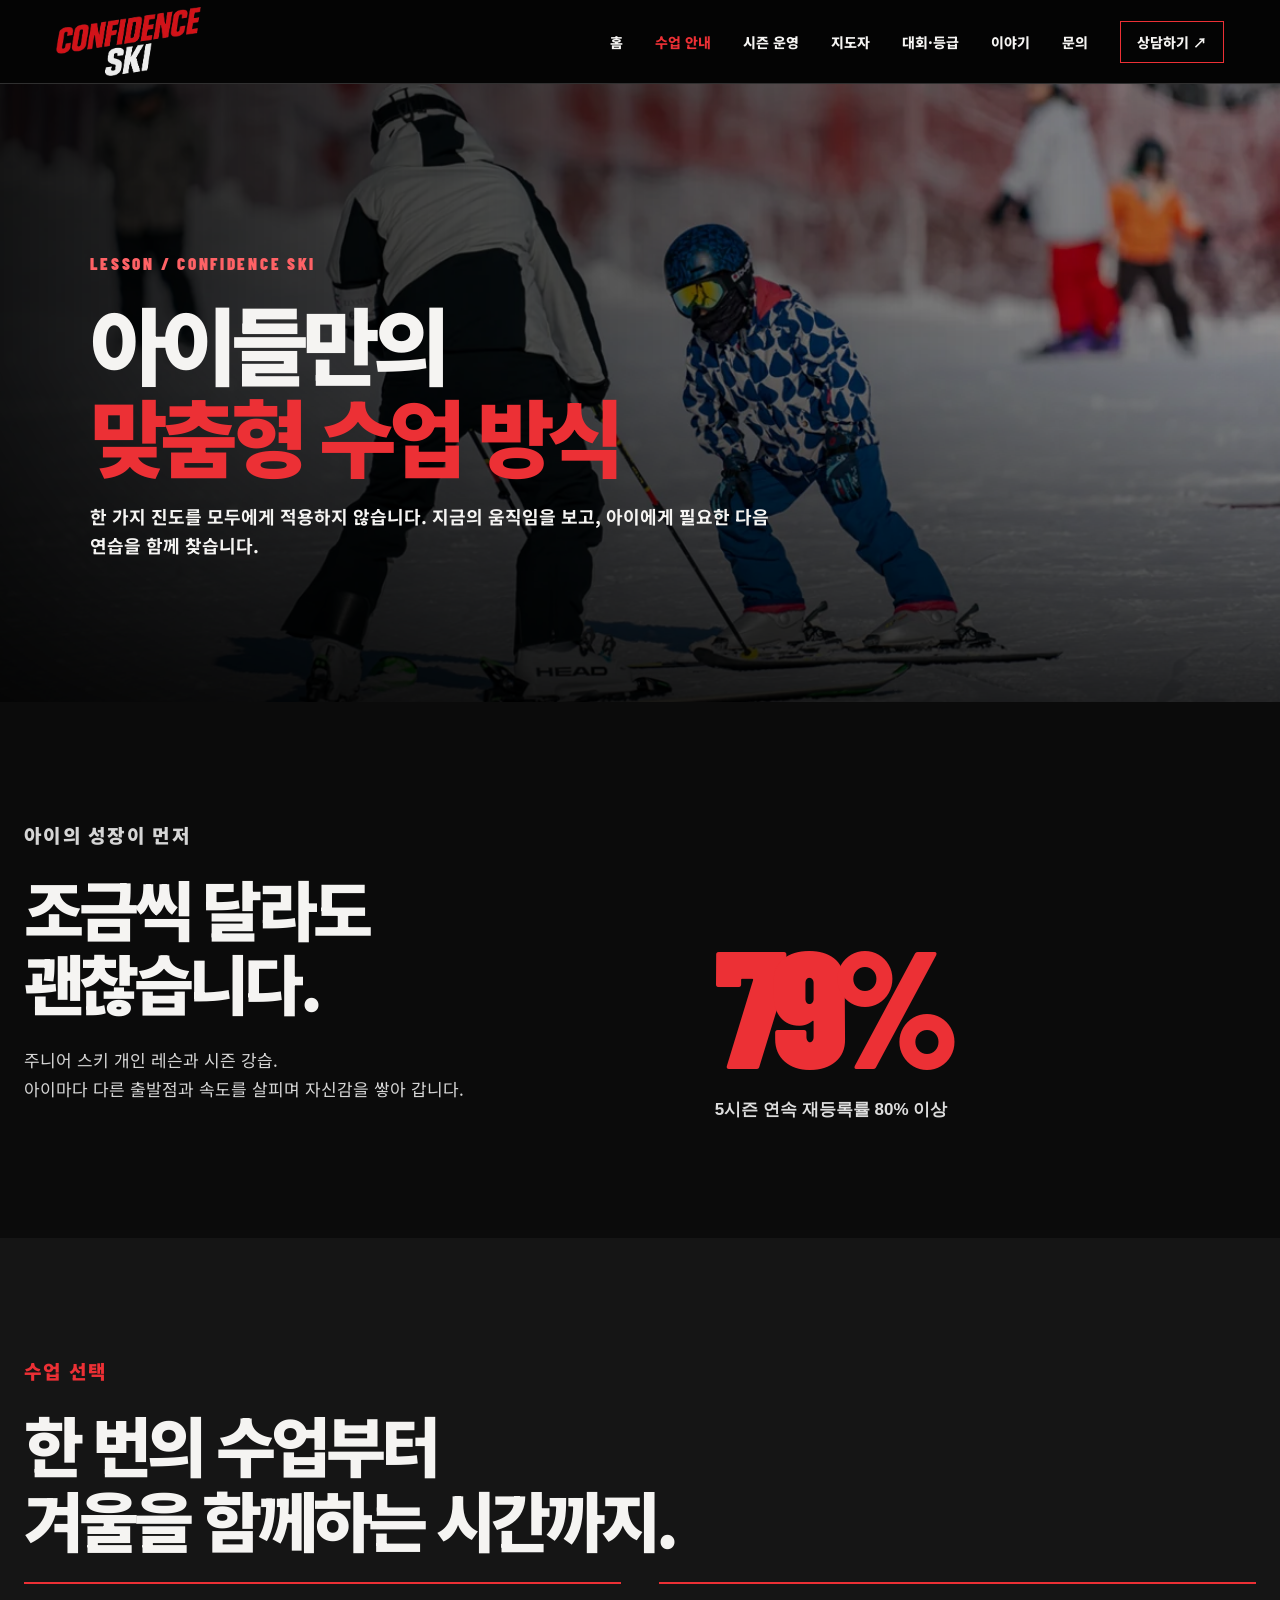
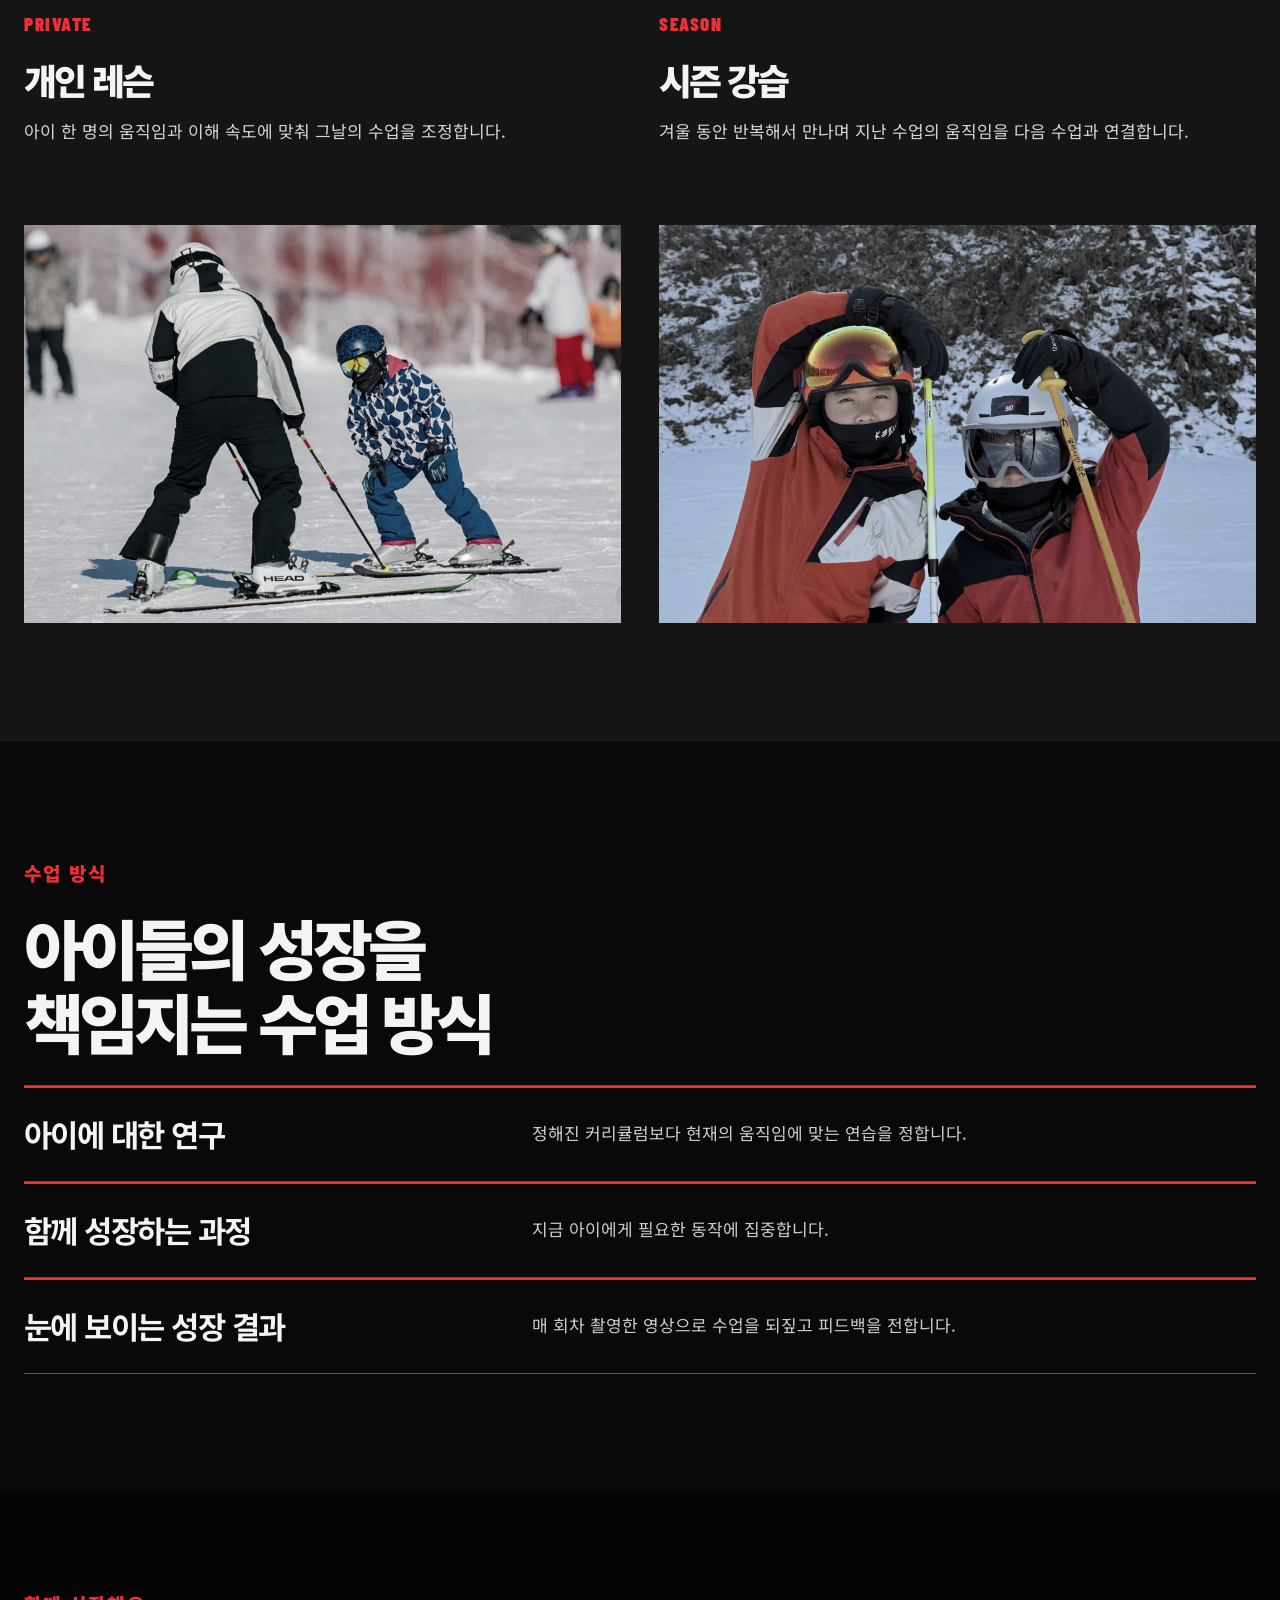
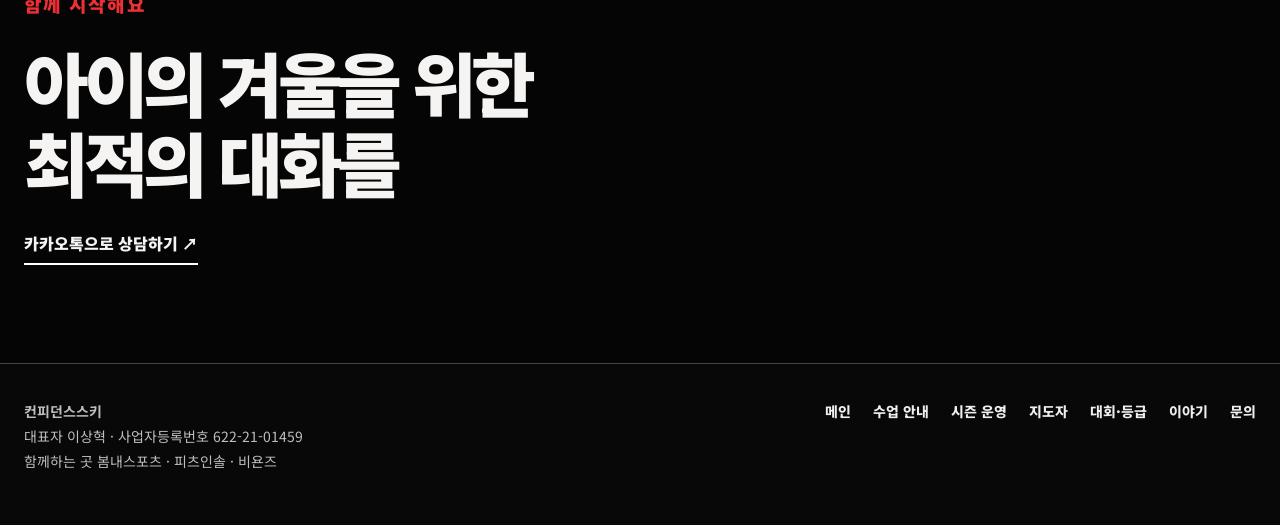
<file: guide.html>
<!doctype html><html lang="ko"><head><meta charset="utf-8"><meta name="viewport" content="width=device-width,initial-scale=1"><meta name="robots" content="noindex"><title>컨피던스스키 안내</title><script>const h=location.hash;location.replace(h==='#season'?'season.html':h==='#coaches'?'coaches.html':h==='#faq'?'lesson.html#faq':'lesson.html');</script></head><body><p><a href="lesson.html">수업 안내로 이동</a></p></body></html>
</file>
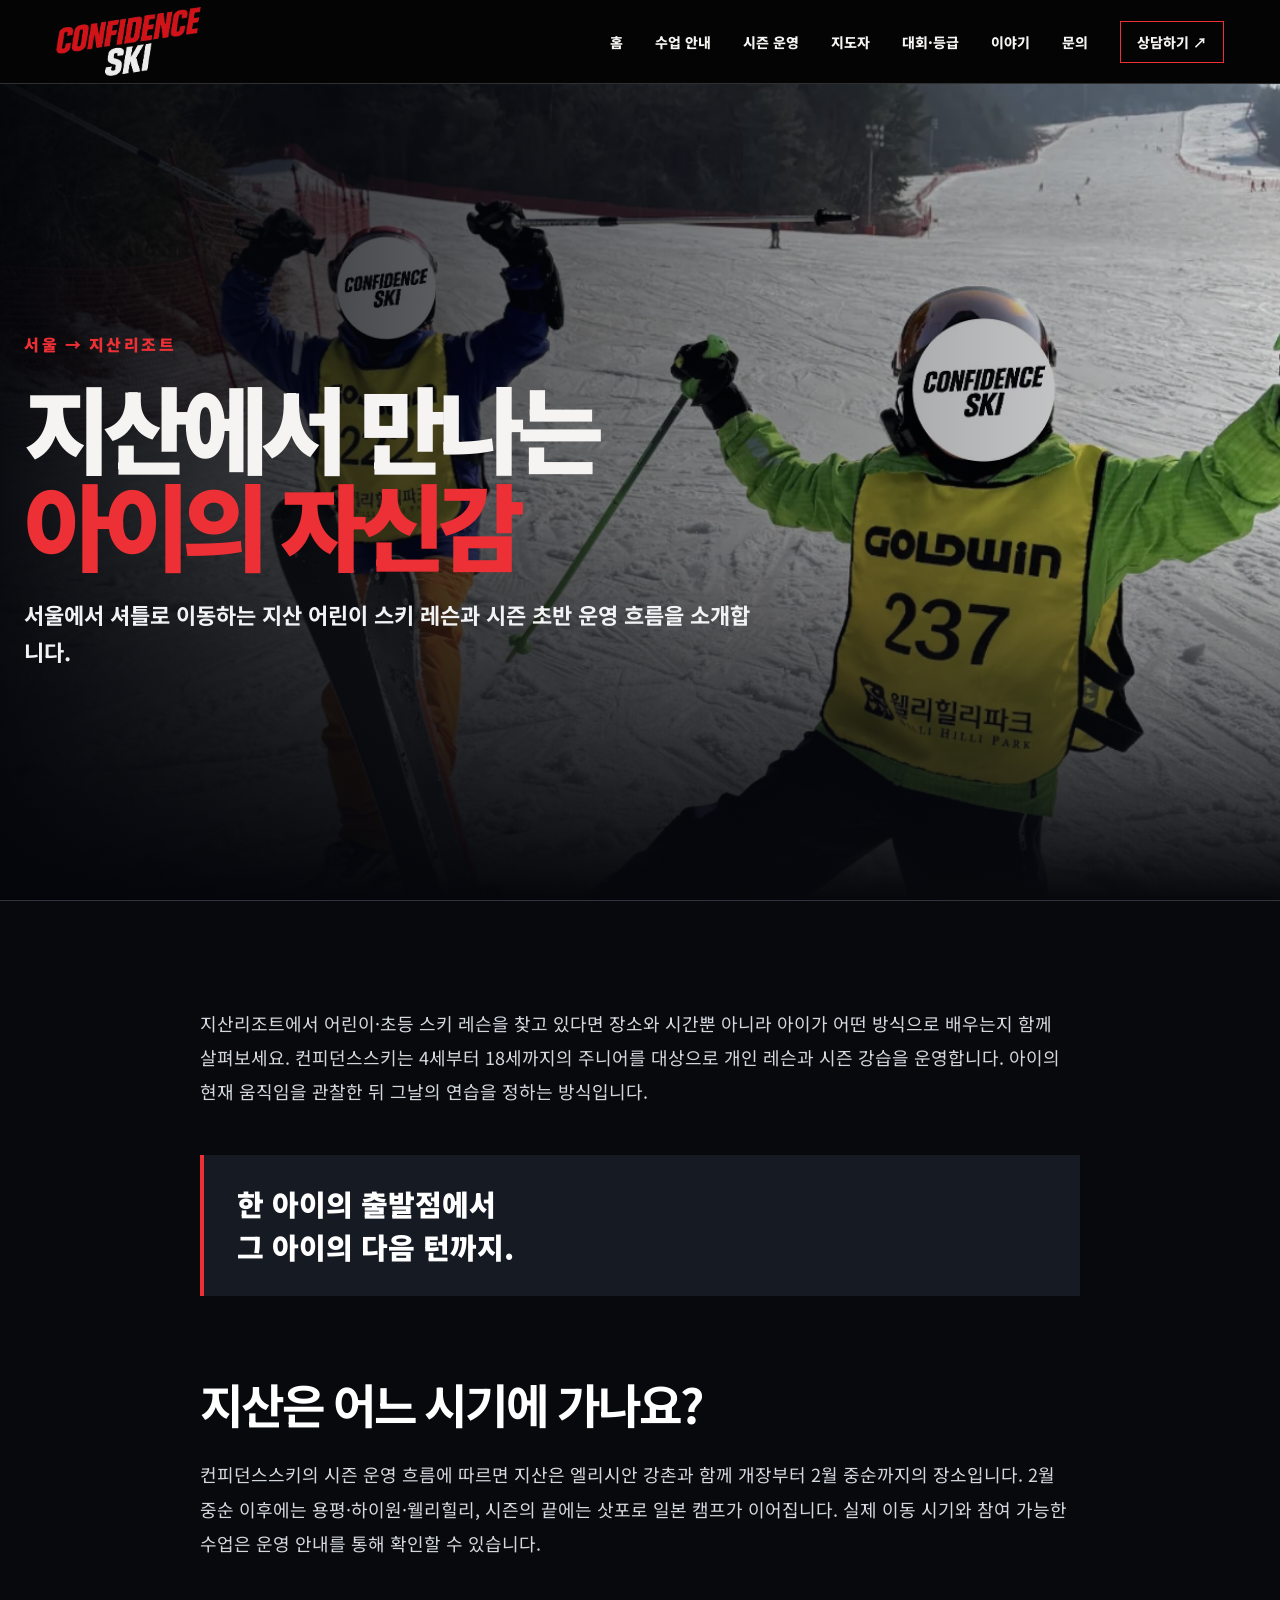
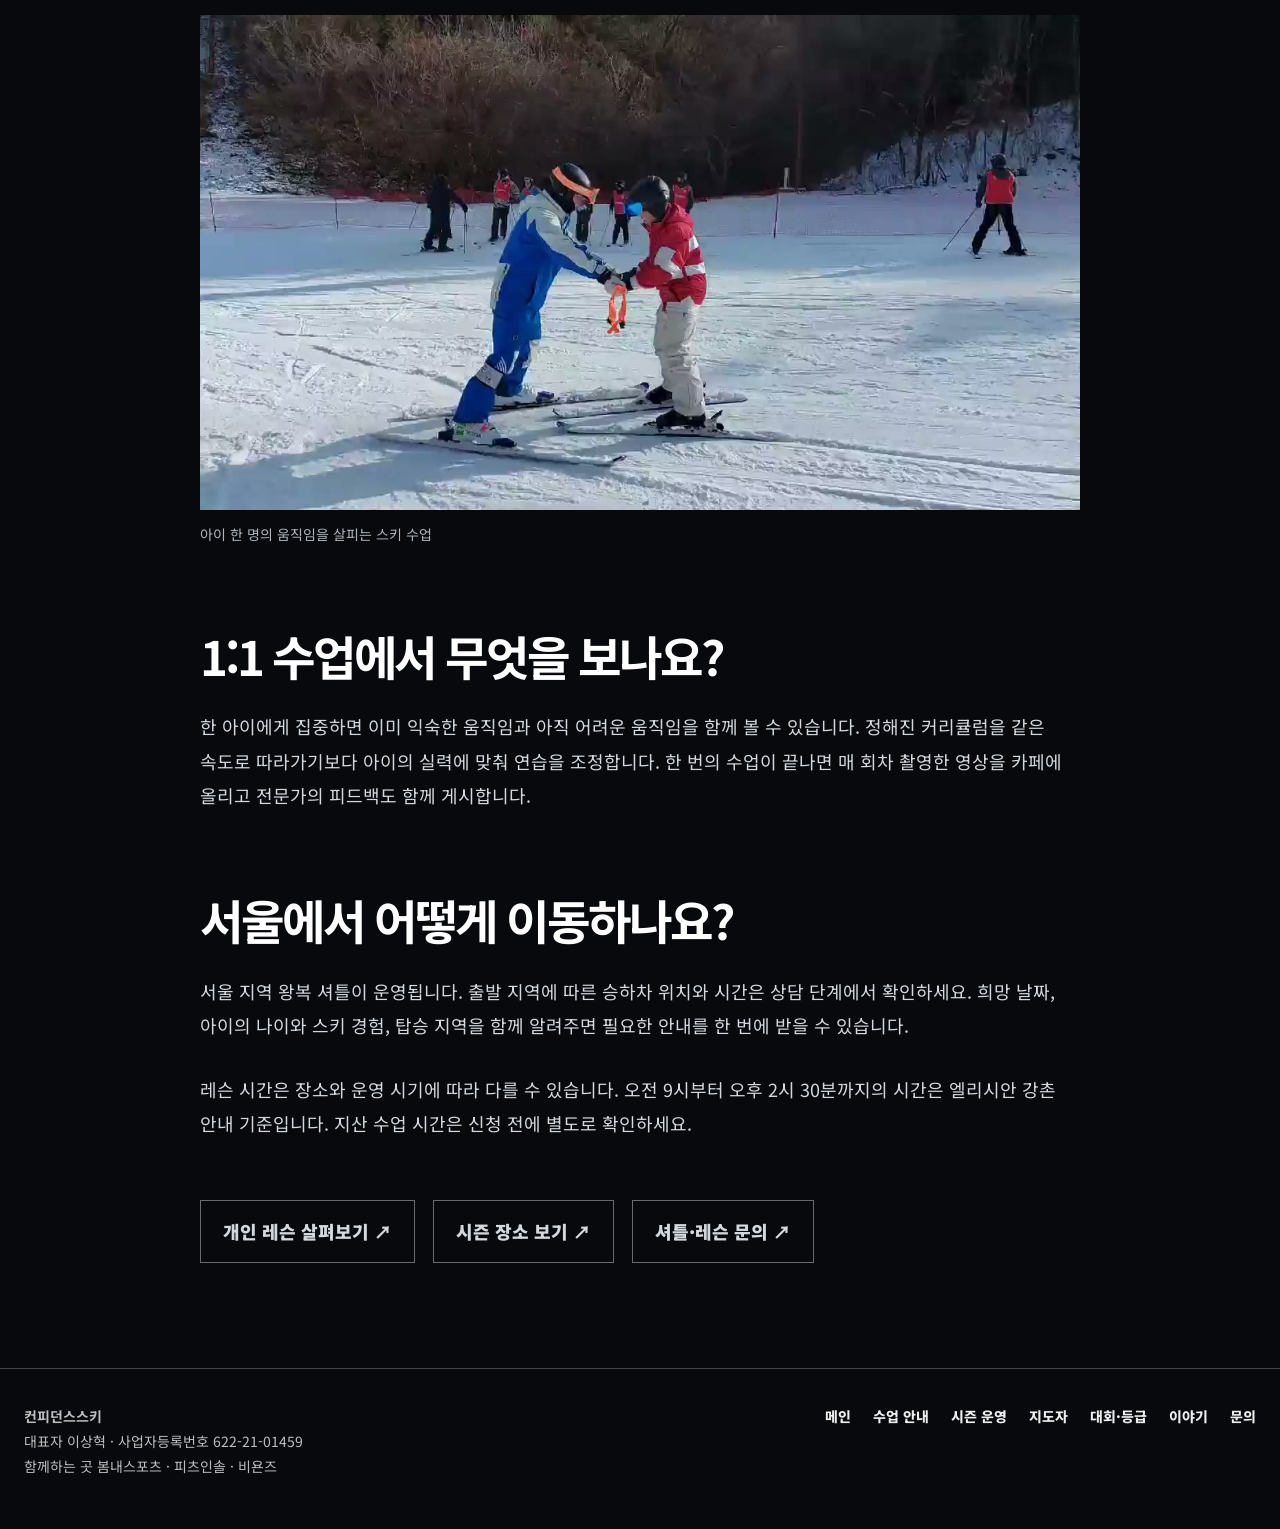
<file: jisan-seoul.html>
<!doctype html>
<html lang="ko">
<head><meta charset="utf-8"><meta name="viewport" content="width=device-width,initial-scale=1"><meta name="theme-color" content="#07090d"><meta name="robots" content="index,follow,max-image-preview:large"><meta name="naver-site-verification" content="2ff1b87a0ef66c6ad43697d4f49beaf46e3cd466"><title>서울·지산 어린이 스키 레슨 안내 | 컨피던스스키</title><meta name="description" content="서울 왕복 셔틀과 지산 어린이 스키 레슨의 시즌 시기, 1:1 수업 방식과 영상 피드백 안내."><link rel="canonical" href="https://confidenceski.vercel.app/jisan-seoul.html"><link rel="icon" type="image/png" href="assets/logo.png"><link rel="apple-touch-icon" href="assets/logo.png"><meta property="og:type" content="article"><meta property="og:locale" content="ko_KR"><meta property="og:site_name" content="컨피던스스키"><meta property="og:title" content="서울·지산 어린이 스키 레슨 안내 | 컨피던스스키"><meta property="og:description" content="서울 왕복 셔틀과 지산 어린이 스키 레슨의 시즌 시기, 1:1 수업 방식과 영상 피드백 안내."><meta property="og:url" content="https://confidenceski.vercel.app/jisan-seoul.html"><meta property="og:image" content="https://confidenceski.vercel.app/assets/stage2.webp"><meta property="og:image:alt" content="지산 시즌 주니어 스키 강습"><meta name="twitter:card" content="summary_large_image"><meta name="twitter:title" content="서울·지산 어린이 스키 레슨 안내 | 컨피던스스키"><meta name="twitter:description" content="서울 왕복 셔틀과 지산 어린이 스키 레슨의 시즌 시기, 1:1 수업 방식과 영상 피드백 안내."><meta name="twitter:image" content="https://confidenceski.vercel.app/assets/stage2.webp"><script type="application/ld+json">{"@context":"https://schema.org","@graph":[{"@type":"LocalBusiness","@id":"https://confidenceski.vercel.app/#business","name":"컨피던스스키","alternateName":"Confidence Ski Academy","url":"https://confidenceski.vercel.app/","logo":"https://confidenceski.vercel.app/assets/logo.png","image":"https://confidenceski.vercel.app/assets/og-cover.jpg","description":"4~18세 어린이와 주니어를 위한 스키 개인 레슨과 시즌 강습","areaServed":[{"@type":"AdministrativeArea","name":"서울특별시"},{"@type":"Place","name":"엘리시안 강촌"},{"@type":"Place","name":"지산리조트"},{"@type":"Place","name":"용평리조트"},{"@type":"Place","name":"하이원리조트"},{"@type":"Place","name":"웰리힐리파크"}],"contactPoint":{"@type":"ContactPoint","contactType":"고객 상담","url":"https://pf.kakao.com/_xaxitrX","availableLanguage":"ko"},"sameAs":["https://pf.kakao.com/_xaxitrX"],"employee":[{"@type":"Person","name":"이상혁","jobTitle":"원장","worksFor":{"@id":"https://confidenceski.vercel.app/#business"},"hasCredential":[{"@type":"EducationalOccupationalCredential","name":"KSIA 스키지도자"},{"@type":"EducationalOccupationalCredential","name":"SBAK 스키지도자"},{"@type":"EducationalOccupationalCredential","name":"ISIA 스키지도자"},{"@type":"EducationalOccupationalCredential","name":"생활체육지도자"}]},{"@type":"Person","name":"정준길","jobTitle":"수석 코치","worksFor":{"@id":"https://confidenceski.vercel.app/#business"},"hasCredential":[{"@type":"EducationalOccupationalCredential","name":"KSIA 스키지도자"},{"@type":"EducationalOccupationalCredential","name":"SBAK 스키지도자"}]},{"@type":"Person","name":"양승우","jobTitle":"수석 코치","worksFor":{"@id":"https://confidenceski.vercel.app/#business"},"hasCredential":[{"@type":"EducationalOccupationalCredential","name":"KSIA 스키지도자"},{"@type":"EducationalOccupationalCredential","name":"SBAK 스키지도자"}]},{"@type":"Person","name":"이건명","jobTitle":"코치","worksFor":{"@id":"https://confidenceski.vercel.app/#business"},"hasCredential":[{"@type":"EducationalOccupationalCredential","name":"KSIA 스키지도자"},{"@type":"EducationalOccupationalCredential","name":"SBAK 스키지도자"}]},{"@type":"Person","name":"백서윤","jobTitle":"코치","worksFor":{"@id":"https://confidenceski.vercel.app/#business"}},{"@type":"Person","name":"장준용","jobTitle":"코치","worksFor":{"@id":"https://confidenceski.vercel.app/#business"},"hasCredential":[{"@type":"EducationalOccupationalCredential","name":"KSIA 스키지도자"},{"@type":"EducationalOccupationalCredential","name":"SBAK 스키지도자"}]}]},{"@type":"WebSite","@id":"https://confidenceski.vercel.app/#website","name":"컨피던스스키","url":"https://confidenceski.vercel.app/","publisher":{"@id":"https://confidenceski.vercel.app/#business"},"inLanguage":"ko-KR"},{"@type":"Article","@id":"https://confidenceski.vercel.app/jisan-seoul.html#webpage","url":"https://confidenceski.vercel.app/jisan-seoul.html","name":"서울·지산 어린이 스키 레슨 안내 | 컨피던스스키","description":"서울 왕복 셔틀과 지산 어린이 스키 레슨의 시즌 시기, 1:1 수업 방식과 영상 피드백 안내.","inLanguage":"ko-KR","isPartOf":{"@id":"https://confidenceski.vercel.app/#website"}},{"@type":"Article","headline":"서울·지산 어린이 스키 레슨 안내 | 컨피던스스키","description":"서울 왕복 셔틀과 지산 어린이 스키 레슨의 시즌 시기, 1:1 수업 방식과 영상 피드백 안내.","image":"https://confidenceski.vercel.app/assets/stage2.webp","dateModified":"2026-10-03","author":{"@id":"https://confidenceski.vercel.app/#business"},"publisher":{"@id":"https://confidenceski.vercel.app/#business"},"mainEntityOfPage":"https://confidenceski.vercel.app/jisan-seoul.html"}]}</script><link href="https://fonts.googleapis.com/css2?family=Barlow+Condensed:wght@600;700;800;900&family=Noto+Sans+KR:wght@400;500;600;700;800;900&display=swap" rel="stylesheet"><link rel="stylesheet" href="site-detail.css"><link rel="stylesheet" href="editorial.css"><link rel="stylesheet" href="typography-scale.css"></head>
<body class="editorial-page article-page">
<a class="skip" href="#main">본문으로 이동</a>
<main id="main">
  <section class="ed-hero" aria-labelledby="article-title">
    <img src="assets/stage2.webp" alt="스키장에서 연습하는 컨피던스스키 강습생" fetchpriority="high">
    <div class="wrap"><span class="ed-tag">서울 → 지산리조트</span><h1 id="article-title"><span>지산에서 만나는</span> <em>아이의 자신감</em></h1><p>서울에서 셔틀로 이동하는 지산 어린이 스키 레슨과 시즌 초반 운영 흐름을 소개합니다.</p></div>
  </section>
  <article class="ed-section"><div class="wrap article-layout">
    <p class="ed-reveal">지산리조트에서 어린이·초등 스키 레슨을 찾고 있다면 장소와 시간뿐 아니라 아이가 어떤 방식으로 배우는지 함께 살펴보세요. 컨피던스스키는 4세부터 18세까지의 주니어를 대상으로 개인 레슨과 시즌 강습을 운영합니다. 아이의 현재 움직임을 관찰한 뒤 그날의 연습을 정하는 방식입니다.</p>
    <div class="article-highlight ed-reveal">한 아이의 출발점에서<br>그 아이의 다음 턴까지.</div>
    <h2 class="ed-reveal">지산은 어느 시기에 가나요?</h2>
    <p class="ed-reveal">컨피던스스키의 시즌 운영 흐름에 따르면 지산은 엘리시안 강촌과 함께 개장부터 2월 중순까지의 장소입니다. 2월 중순 이후에는 용평·하이원·웰리힐리, 시즌의 끝에는 삿포로 일본 캠프가 이어집니다. 실제 이동 시기와 참여 가능한 수업은 운영 안내를 통해 확인할 수 있습니다.</p>
    <figure class="ed-reveal"><img src="assets/hero.jpg" alt="설원에서 지도자와 연습하는 어린이" loading="lazy"><figcaption>아이 한 명의 움직임을 살피는 스키 수업</figcaption></figure>
    <h2 class="ed-reveal">1:1 수업에서 무엇을 보나요?</h2>
    <p class="ed-reveal">한 아이에게 집중하면 이미 익숙한 움직임과 아직 어려운 움직임을 함께 볼 수 있습니다. 정해진 커리큘럼을 같은 속도로 따라가기보다 아이의 실력에 맞춰 연습을 조정합니다. 한 번의 수업이 끝나면 매 회차 촬영한 영상을 카페에 올리고 전문가의 피드백도 함께 게시합니다.</p>
    <h2 class="ed-reveal">서울에서 어떻게 이동하나요?</h2>
    <p class="ed-reveal">서울 지역 왕복 셔틀이 운영됩니다. 출발 지역에 따른 승하차 위치와 시간은 상담 단계에서 확인하세요. 희망 날짜, 아이의 나이와 스키 경험, 탑승 지역을 함께 알려주면 필요한 안내를 한 번에 받을 수 있습니다.</p>
    <p class="ed-reveal">레슨 시간은 장소와 운영 시기에 따라 다를 수 있습니다. 오전 9시부터 오후 2시 30분까지의 시간은 엘리시안 강촌 안내 기준입니다. 지산 수업 시간은 신청 전에 별도로 확인하세요.</p>
    <div class="article-related"><a href="lesson.html">개인 레슨 살펴보기 ↗</a><a href="season.html">시즌 장소 보기 ↗</a><a href="contact.html">셔틀·레슨 문의 ↗</a></div>
  </div></article>
</main>
<footer><div class="wrap"><div><strong>컨피던스스키</strong><p>대표자 이상혁 · 사업자등록번호 <span class="business-number">622-21-01459</span><br>함께하는 곳 봄내스포츠 · 피츠인솔 · 비욘즈</p></div><nav aria-label="하단 메뉴"><a href="/">메인</a><a href="lesson.html">수업 안내</a><a href="season.html">시즌 운영</a><a href="coaches.html">지도자</a><a href="race.html">대회·등급</a><a href="blog.html">이야기</a><a href="contact.html">문의</a></nav></div></footer>
<script src="detail-nav.js" defer></script><script src="editorial.js" defer></script>
</body></html>
</file>
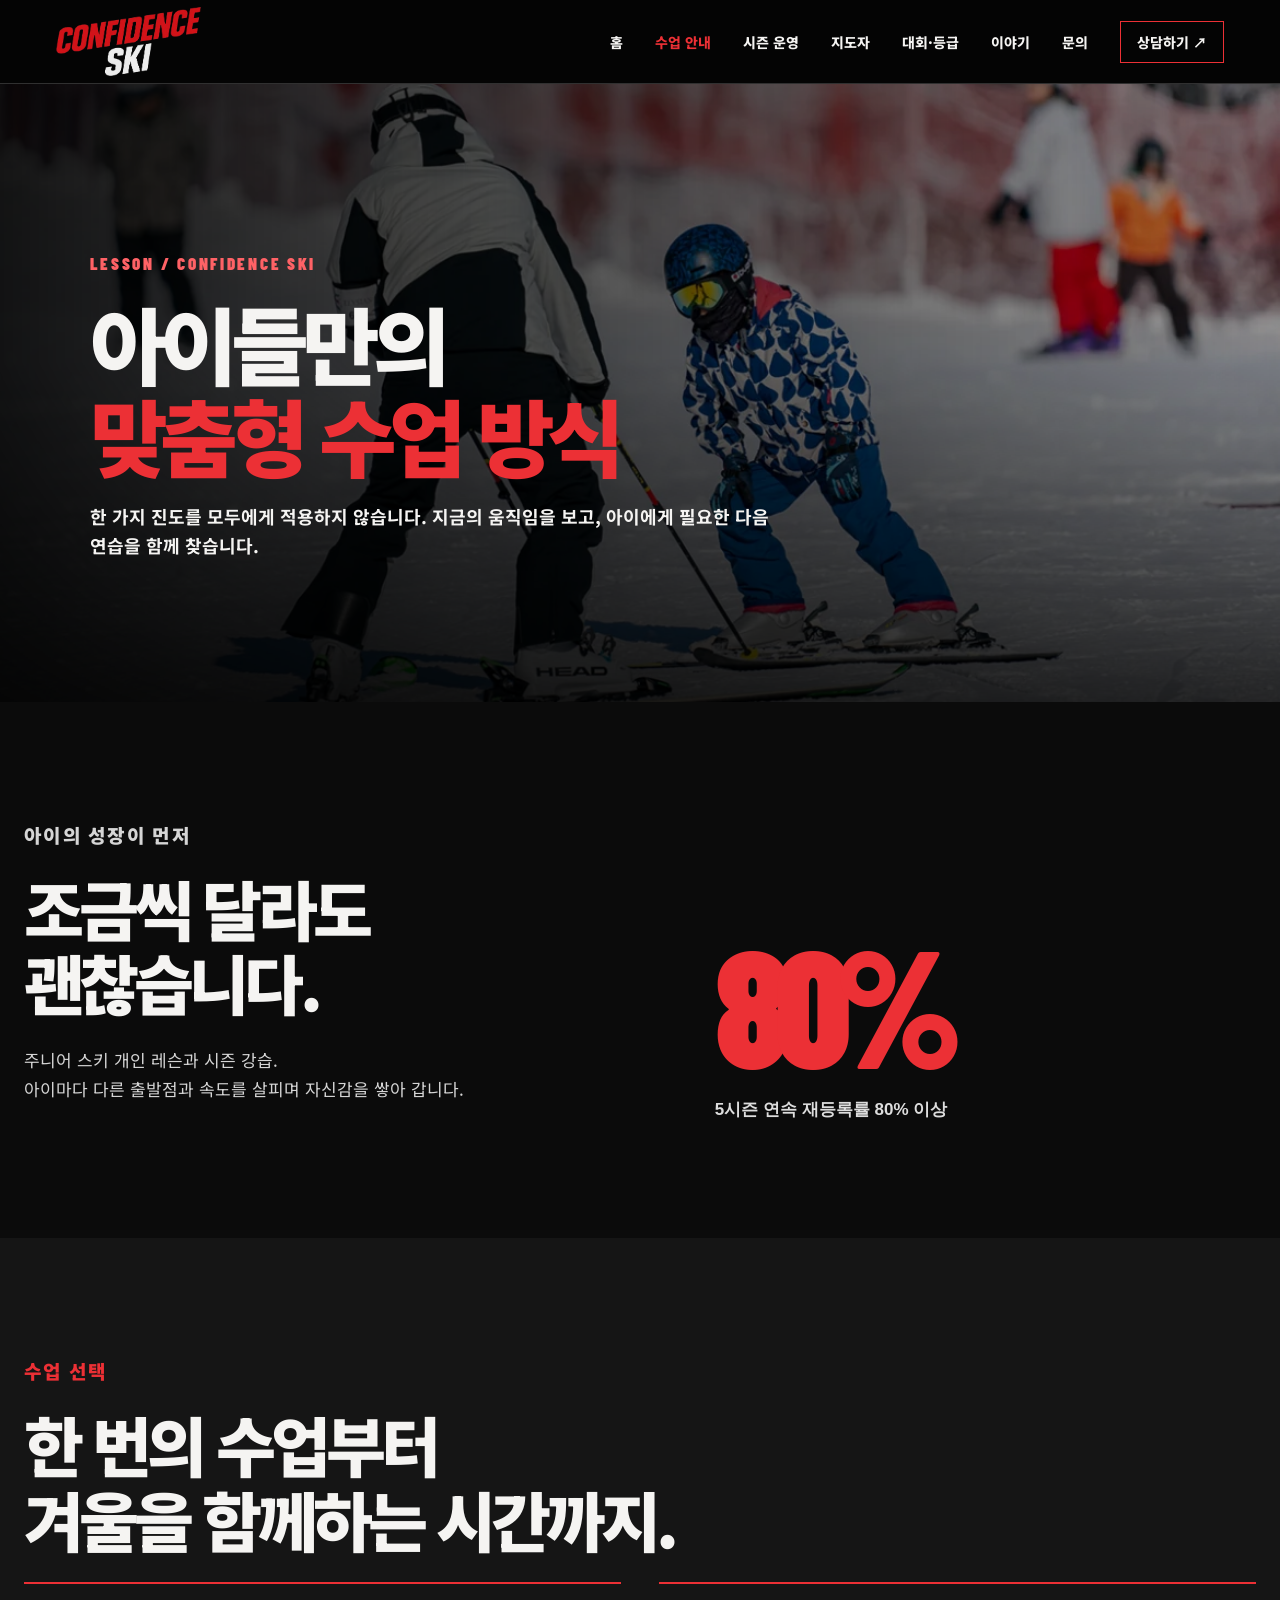
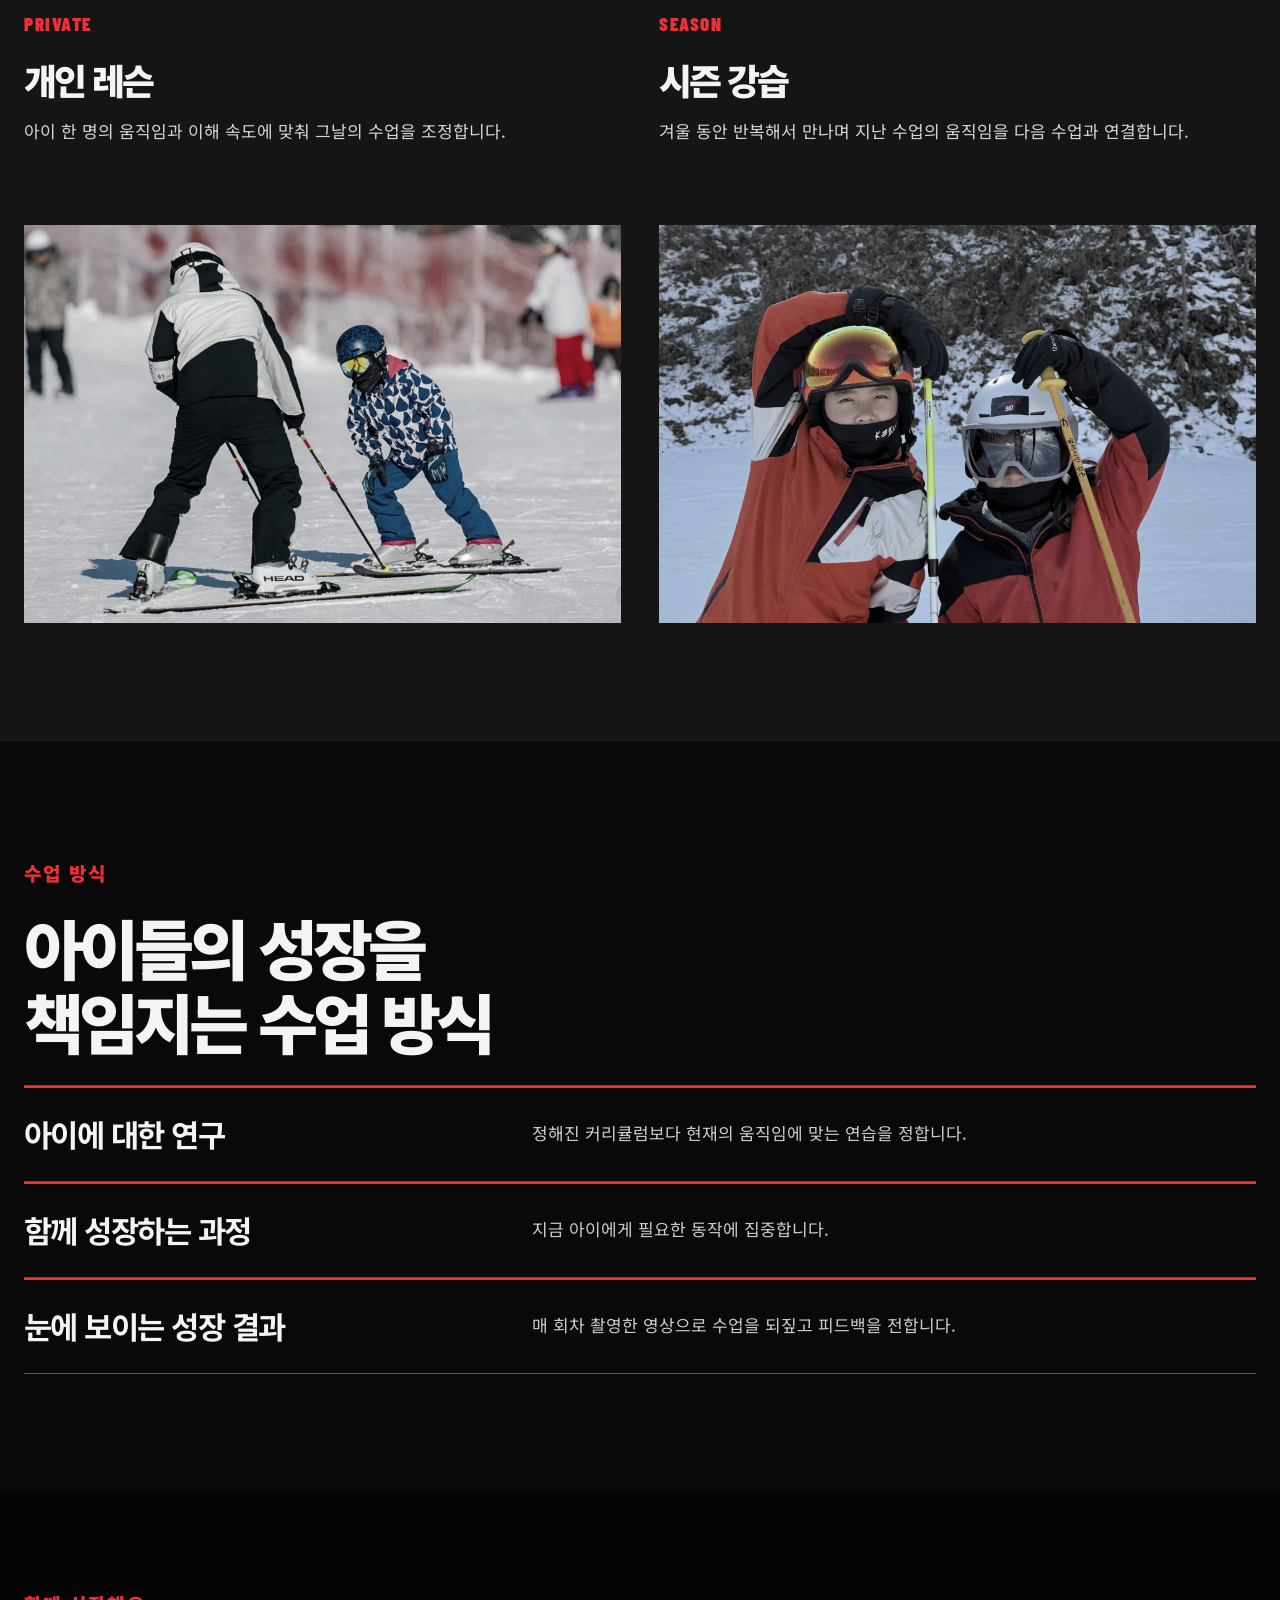
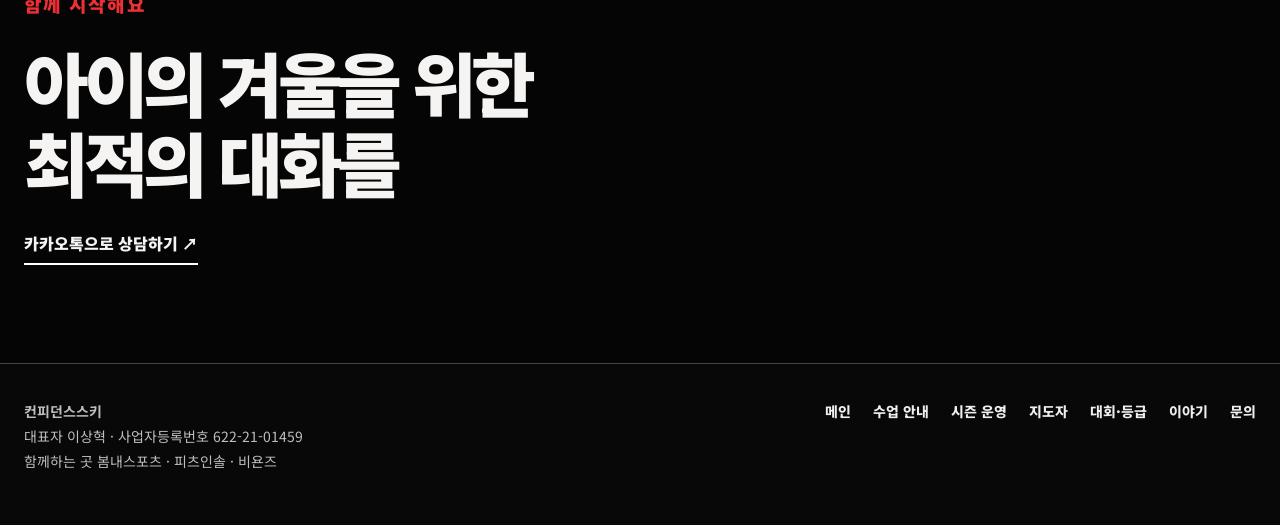
<file: lesson.html>
<!doctype html><html lang="ko"><head><meta charset="utf-8"><meta name="viewport" content="width=device-width,initial-scale=1"><meta name="description" content="4~18세 어린이·초등 주니어 1:1 스키 레슨. 수업 시간, 셔틀, 영상 피드백과 자주 묻는 질문."><meta name="naver-site-verification" content="2ff1b87a0ef66c6ad43697d4f49beaf46e3cd466"><meta name="theme-color" content="#050505"><meta name="robots" content="index,follow,max-image-preview:large"><link rel="canonical" href="https://confidenceski.vercel.app/lesson.html"><link rel="icon" type="image/png" href="assets/logo.png"><link rel="apple-touch-icon" href="assets/logo.png"><meta property="og:type" content="website"><meta property="og:locale" content="ko_KR"><meta property="og:site_name" content="컨피던스스키"><meta property="og:title" content="주니어 1:1 스키 레슨 | 컨피던스스키"><meta property="og:description" content="4~18세 어린이·초등 주니어 1:1 스키 레슨. 수업 시간, 셔틀, 영상 피드백과 자주 묻는 질문."><meta property="og:url" content="https://confidenceski.vercel.app/lesson.html"><meta property="og:image" content="https://confidenceski.vercel.app/assets/lesson.webp"><meta property="og:image:alt" content="지도자와 아이의 스키 수업"><meta name="twitter:card" content="summary_large_image"><meta name="twitter:title" content="주니어 1:1 스키 레슨 | 컨피던스스키"><meta name="twitter:description" content="4~18세 어린이·초등 주니어 1:1 스키 레슨. 수업 시간, 셔틀, 영상 피드백과 자주 묻는 질문."><meta name="twitter:image" content="https://confidenceski.vercel.app/assets/lesson.webp"><script type="application/ld+json">{"@context":"https://schema.org","@graph":[{"@type":"LocalBusiness","@id":"https://confidenceski.vercel.app/#business","name":"컨피던스스키","alternateName":"Confidence Ski Academy","url":"https://confidenceski.vercel.app/","logo":"https://confidenceski.vercel.app/assets/logo.png","image":"https://confidenceski.vercel.app/assets/og-cover.jpg","description":"4~18세 어린이와 주니어를 위한 스키 개인 레슨과 시즌 강습","areaServed":[{"@type":"AdministrativeArea","name":"서울특별시"},{"@type":"Place","name":"엘리시안 강촌"},{"@type":"Place","name":"지산리조트"},{"@type":"Place","name":"용평리조트"},{"@type":"Place","name":"하이원리조트"},{"@type":"Place","name":"웰리힐리파크"}],"contactPoint":{"@type":"ContactPoint","contactType":"고객 상담","url":"https://pf.kakao.com/_xaxitrX","availableLanguage":"ko"},"sameAs":["https://pf.kakao.com/_xaxitrX"],"employee":[{"@type":"Person","name":"이상혁","jobTitle":"원장","worksFor":{"@id":"https://confidenceski.vercel.app/#business"},"hasCredential":[{"@type":"EducationalOccupationalCredential","name":"KSIA 스키지도자"},{"@type":"EducationalOccupationalCredential","name":"SBAK 스키지도자"},{"@type":"EducationalOccupationalCredential","name":"ISIA 스키지도자"},{"@type":"EducationalOccupationalCredential","name":"생활체육지도자"}]},{"@type":"Person","name":"정준길","jobTitle":"수석 코치","worksFor":{"@id":"https://confidenceski.vercel.app/#business"},"hasCredential":[{"@type":"EducationalOccupationalCredential","name":"KSIA 스키지도자"},{"@type":"EducationalOccupationalCredential","name":"SBAK 스키지도자"}]},{"@type":"Person","name":"양승우","jobTitle":"수석 코치","worksFor":{"@id":"https://confidenceski.vercel.app/#business"},"hasCredential":[{"@type":"EducationalOccupationalCredential","name":"KSIA 스키지도자"},{"@type":"EducationalOccupationalCredential","name":"SBAK 스키지도자"}]},{"@type":"Person","name":"이건명","jobTitle":"코치","worksFor":{"@id":"https://confidenceski.vercel.app/#business"},"hasCredential":[{"@type":"EducationalOccupationalCredential","name":"KSIA 스키지도자"},{"@type":"EducationalOccupationalCredential","name":"SBAK 스키지도자"}]},{"@type":"Person","name":"백서윤","jobTitle":"코치","worksFor":{"@id":"https://confidenceski.vercel.app/#business"}},{"@type":"Person","name":"장준용","jobTitle":"코치","worksFor":{"@id":"https://confidenceski.vercel.app/#business"},"hasCredential":[{"@type":"EducationalOccupationalCredential","name":"KSIA 스키지도자"},{"@type":"EducationalOccupationalCredential","name":"SBAK 스키지도자"}]}]},{"@type":"WebSite","@id":"https://confidenceski.vercel.app/#website","name":"컨피던스스키","url":"https://confidenceski.vercel.app/","publisher":{"@id":"https://confidenceski.vercel.app/#business"},"inLanguage":"ko-KR"},{"@type":"WebPage","@id":"https://confidenceski.vercel.app/lesson.html#webpage","url":"https://confidenceski.vercel.app/lesson.html","name":"주니어 1:1 스키 레슨 | 컨피던스스키","isPartOf":{"@id":"https://confidenceski.vercel.app/#website"},"inLanguage":"ko-KR"},{"@type":"Service","name":"주니어 스키 개인 레슨 및 시즌 강습","provider":{"@id":"https://confidenceski.vercel.app/#business"},"audience":{"@type":"PeopleAudience","audienceType":"4~18세 어린이·주니어"}},{"@type":"FAQPage","mainEntity":[{"@type":"Question","name":"몇 살부터 배울 수 있나요?","acceptedAnswer":{"@type":"Answer","text":"4세부터 18세까지 어린이와 주니어를 대상으로 합니다. 초등학생의 첫 스키부터 경험 있는 청소년의 연습까지 아이의 현재 수준에 맞춰 수업합니다."}},{"@type":"Question","name":"수업은 1:1인가요?","acceptedAnswer":{"@type":"Answer","text":"1:1 개인 레슨을 중심으로 아이 한 명의 실력과 배우는 속도에 맞춰 진행합니다. 시즌 강습도 운영합니다."}},{"@type":"Question","name":"레슨 시간은 어떻게 되나요?","acceptedAnswer":{"@type":"Answer","text":"26/27 시즌 엘리시안 강촌 레슨은 오전 9시부터 오후 2시 30분까지 5시간 30분으로 안내합니다. 다른 장소와 일정은 신청 전 확인할 수 있습니다."}},{"@type":"Question","name":"어디에서 수업하나요?","acceptedAnswer":{"@type":"Answer","text":"개장부터 2월 중순까지 엘리시안 강촌과 지산, 2월 중순부터 2월 말까지 용평·하이원·웰리힐리, 2월 말부터 3월 초까지 삿포로 일본 캠프 흐름으로 운영합니다."}},{"@type":"Question","name":"서울에서 셔틀을 탈 수 있나요?","acceptedAnswer":{"@type":"Answer","text":"서울 지역에서 왕복 셔틀을 운영합니다. 탑승 위치와 시간은 신청할 때 안내받을 수 있습니다."}},{"@type":"Question","name":"수업 영상과 피드백은 어떻게 확인하나요?","acceptedAnswer":{"@type":"Answer","text":"매 회차 수업 영상을 촬영해 카페에 올리고, 아이의 움직임에 대한 피드백도 함께 게시합니다. 학부모는 카페에서 영상과 피드백을 확인할 수 있습니다."}}]}]}</script><title>주니어 1:1 스키 레슨 | 컨피던스스키</title><link href="https://fonts.googleapis.com/css2?family=Barlow+Condensed:wght@600;700;800;900&family=Noto+Sans+KR:wght@400;500;600;700;800;900&display=swap" rel="stylesheet"><link rel="stylesheet" href="site-detail.css"><link rel="stylesheet" href="typography-scale.css"></head><body class="lesson-page"><a class="back" href="/">← 메인으로</a><main><section class="detail-hero"><div class="inner"><span class="tag">LESSON / CONFIDENCE SKI</span><h1>아이들만의<br> <em>맞춤형 수업 방식</em></h1><p>한 가지 진도를 모두에게 적용하지 않습니다. 지금의 움직임을 보고, 아이에게 필요한 다음 연습을 함께 찾습니다.</p></div></section><section class="section lesson-intro"><div class="wrap intro-grid"><div><p class="eyebrow">아이의 성장이 먼저</p><h2>조금씩 달라도<br> 괜찮습니다.</h2><p>주니어 스키 개인 레슨과 시즌 강습.<br>아이마다 다른 출발점과 속도를 살피며 자신감을 쌓아 갑니다.</p></div><div class="big-stat"><span data-count-to="80">80</span>%<small>5시즌 연속 재등록률 80% 이상</small></div></div></section><section class="section programs"><div class="wrap"><p class="eyebrow">수업 선택</p><h2>한 번의 수업부터<br> 겨울을 함께하는 시간까지.</h2><div class="program-grid"><article class="program"><span class="no">PRIVATE</span><h3>개인 레슨</h3><p>아이 한 명의 움직임과 이해 속도에 맞춰 그날의 수업을 조정합니다.</p><img src="assets/lesson.webp" alt="아이와 지도자가 함께 연습하는 스키 수업"></article><article class="program"><span class="no">SEASON</span><h3>시즌 강습</h3><p>겨울 동안 반복해서 만나며 지난 수업의 움직임을 다음 수업과 연결합니다.</p><img src="assets/stage1.webp" alt="설원에서 진행하는 시즌 강습"></article></div></div></section><section class="section process"><div class="wrap"><p class="eyebrow">수업 방식</p><h2>아이들의 성장을<br> 책임지는 수업 방식</h2><div class="process-row"><h3>아이에 대한 연구</h3><p>정해진 커리큘럼보다 현재의 움직임에 맞는 연습을 정합니다.</p></div><div class="process-row"><h3>함께 성장하는 과정</h3><p>지금 아이에게 필요한 동작에 집중합니다.</p></div><div class="process-row"><h3>눈에 보이는 성장 결과</h3><p>매 회차 촬영한 영상으로 수업을 되짚고 피드백을 전합니다.</p></div></div></section><section class="section closing"><div class="wrap"><p class="eyebrow">함께 시작해요</p><h2>아이의 겨울을 위한<br> 최적의 대화를</h2><a class="link-line" href="https://pf.kakao.com/_xaxitrX" target="_blank" rel="noopener">카카오톡으로 상담하기 ↗</a></div></section></main><footer><div class="wrap"><div><strong>컨피던스스키</strong><p>대표자 이상혁 · 사업자등록번호 <span class="business-number">622-21-01459</span><br>함께하는 곳 봄내스포츠 · 피츠인솔 · 비욘즈</p></div><nav><a href="/">메인</a><a href="lesson.html">수업 안내</a><a href="season.html">시즌 운영</a><a href="coaches.html">지도자</a><a href="race.html">대회·등급</a><a href="blog.html">이야기</a><a href="contact.html">문의</a></nav></div></footer><script src="detail-nav.js" defer></script><script src="detail-motion.js" defer></script></body></html>
</file>
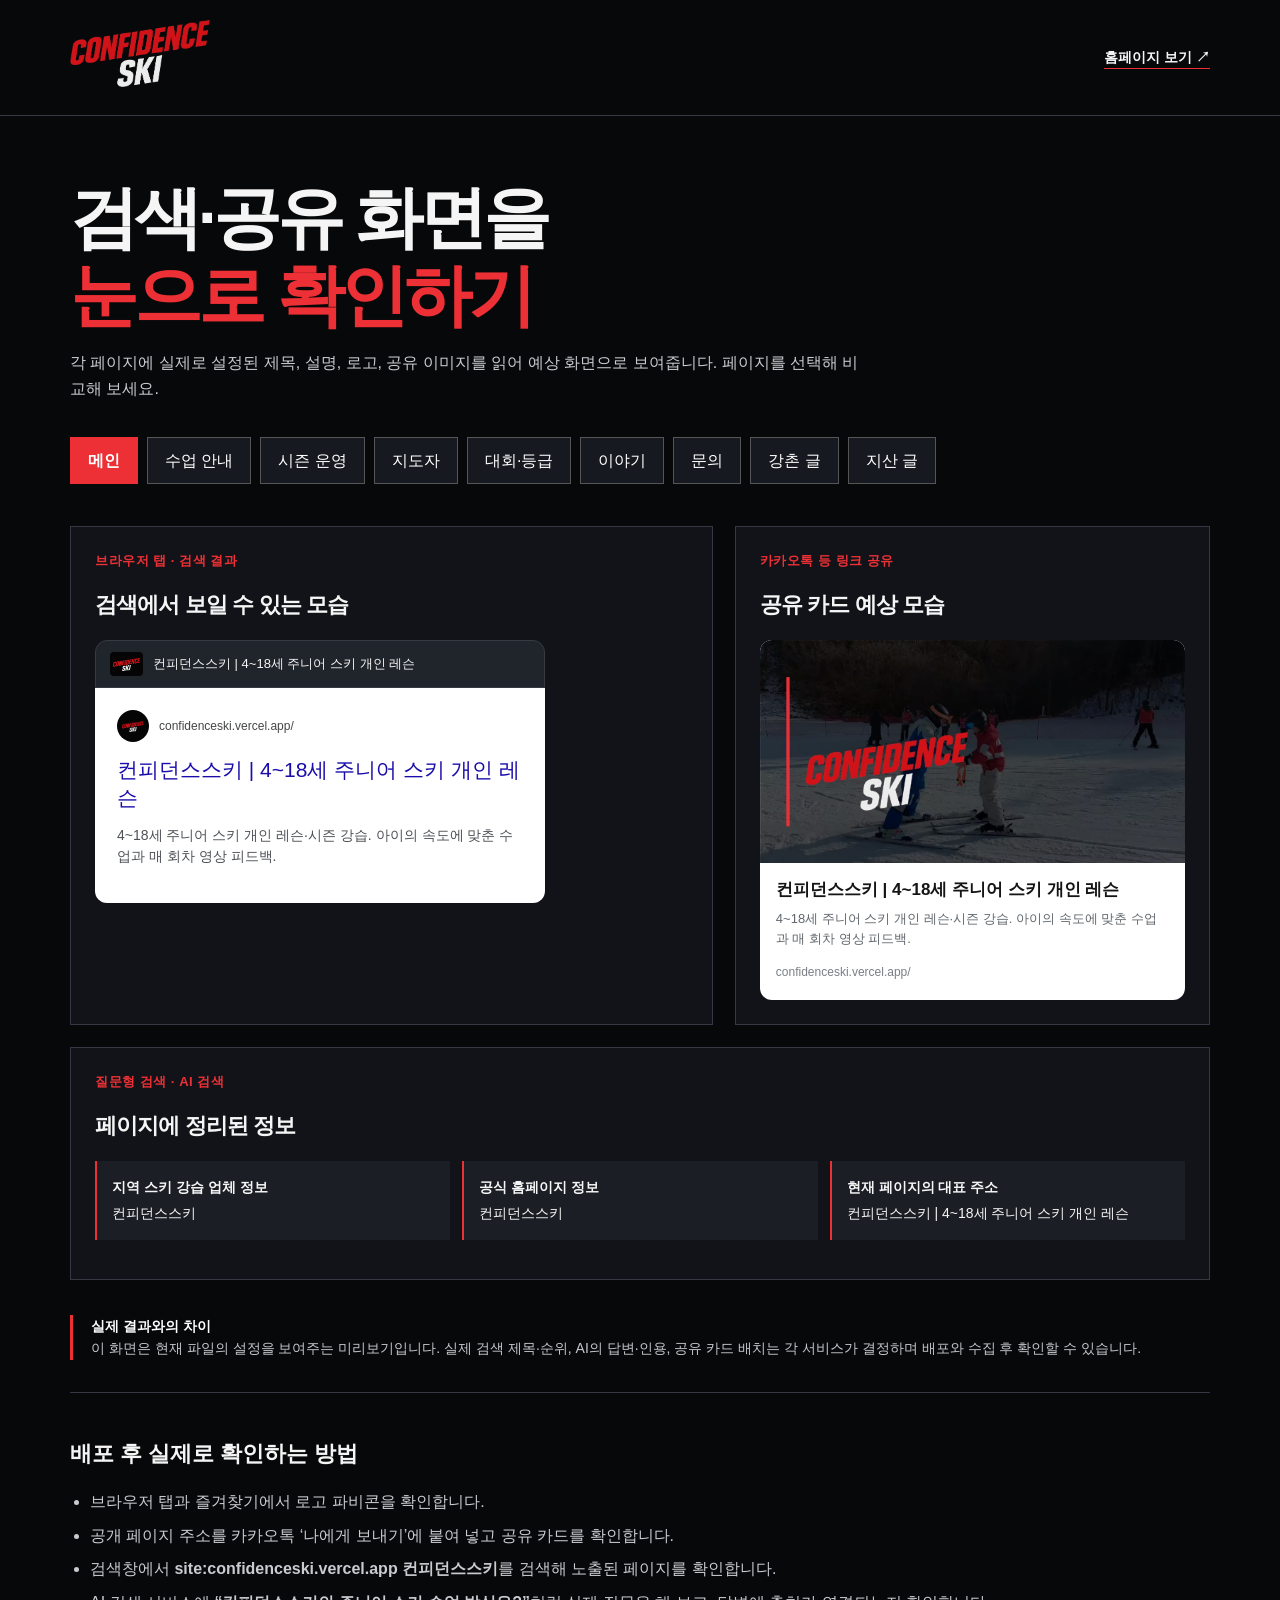
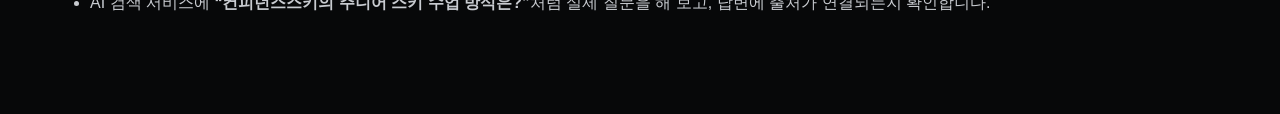
<file: preview.html>
<!doctype html>
<html lang="ko">
<head>
  <meta charset="utf-8">
  <meta name="viewport" content="width=device-width,initial-scale=1">
  <meta name="robots" content="noindex,nofollow">
  <link rel="icon" type="image/png" href="assets/logo.png">
  <title>검색·공유 미리보기 | 컨피던스스키</title>
  <style>
    :root{color-scheme:dark;--red:#ec3035;--muted:#a8abb1;--line:#333842}*{box-sizing:border-box}body{margin:0;background:#070809;color:#f5f5f5;font-family:'Noto Sans KR','Apple SD Gothic Neo',sans-serif;line-height:1.6}button,a{font:inherit}a{color:inherit}.wrap{width:min(1140px,calc(100% - 40px));margin:auto}.top{border-bottom:1px solid var(--line);padding:20px 0}.top .wrap{display:flex;align-items:center;justify-content:space-between;gap:20px}.top img{width:140px}.top a:last-child{text-decoration:none;border-bottom:1px solid var(--red);font-size:14px;font-weight:700}main{padding:62px 0 90px}h1{font-size:clamp(38px,6vw,68px);line-height:1.15;letter-spacing:-.06em;margin:0 0 16px}h1 em{font-style:normal;color:var(--red)}.lead{color:#c8cbd0;max-width:800px;margin:0 0 35px}.pages{display:flex;flex-wrap:wrap;gap:9px;margin-bottom:42px}.pages button{border:1px solid #555;background:#16191f;color:#fff;padding:10px 17px;cursor:pointer}.pages button[aria-pressed=true]{border-color:var(--red);background:var(--red);font-weight:800}.grid{display:grid;grid-template-columns:1.15fr .85fr;gap:22px}.panel{border:1px solid var(--line);background:#111318;padding:24px}.label{color:var(--red);font-size:13px;font-weight:900;letter-spacing:.04em;margin:0 0 15px}.panel h2{font-size:22px;letter-spacing:-.04em;margin:0 0 18px}.browser{border:1px solid #353a43;border-radius:12px 12px 0 0;padding:11px 14px;background:#20242b;display:flex;align-items:center;gap:10px;width:min(100%,450px);font-size:13px;white-space:nowrap;overflow:hidden}.browser img{width:33px;height:24px;object-fit:contain;background:#050505;border-radius:4px;padding:3px}.browser span{overflow:hidden;text-overflow:ellipsis}.search{background:#fff;color:#202124;border-radius:0 0 12px 12px;padding:22px;width:min(100%,450px)}.search-origin{display:flex;gap:10px;align-items:center;color:#444746;font-size:12px}.search-origin img{width:32px;height:32px;object-fit:contain;background:#050505;border-radius:50%;padding:5px}.search-title{color:#1a0dab;font-size:21px;line-height:1.3;margin:14px 0 6px}.search-desc{font-size:14px;color:#4d5156;line-height:1.5}.share{overflow:hidden;border-radius:12px;background:#fff;color:#151515;width:min(100%,460px)}.share img{width:100%;aspect-ratio:1200/630;object-fit:cover;display:block}.share-copy{padding:16px}.share-copy strong{display:block;font-size:17px;line-height:1.35}.share-copy p{font-size:13px;color:#60666c;margin:7px 0 10px;line-height:1.5}.share-copy small{font-size:12px;color:#7a7f85}.wide{grid-column:1/-1}.facts{display:grid;grid-template-columns:repeat(3,1fr);gap:12px}.fact{background:#1b1f25;padding:15px;border-left:2px solid var(--red);font-size:14px}.fact strong{display:block;margin-bottom:4px}.faq{margin-top:15px}.faq div{border-top:1px solid var(--line);padding:13px 0}.faq strong{display:block}.faq p{color:#c1c3c7;font-size:14px;margin:4px 0 0}.note{border-left:3px solid var(--red);padding-left:18px;color:#c5c7cb;margin:35px 0 0;font-size:14px}.note strong{color:#fff}.how{margin-top:32px;padding-top:25px;border-top:1px solid var(--line)}.how h2{font-size:22px}.how ul{margin:0;padding-left:20px;color:#c8cbd0}.how li{margin:8px 0}@media(max-width:760px){main{padding-top:42px}.grid{grid-template-columns:1fr}.wide{grid-column:1}.facts{grid-template-columns:1fr}.panel{padding:18px}.top img{width:110px}}
    .grid,.panel,.search,.share{min-width:0}.panel{overflow:hidden}.search-title,.search-desc,.share-copy{overflow-wrap:anywhere}
  </style>
</head>
<body>
  <header class="top"><div class="wrap"><a href="index.html#academy" aria-label="컨피던스스키 메인으로"><img src="assets/logo.png" alt="컨피던스스키"></a><a href="index.html#academy">홈페이지 보기 ↗</a></div></header>
  <main class="wrap">
    <h1>검색·공유 화면을<br><em>눈으로 확인하기</em></h1>
    <p class="lead">각 페이지에 실제로 설정된 제목, 설명, 로고, 공유 이미지를 읽어 예상 화면으로 보여줍니다. 페이지를 선택해 비교해 보세요.</p>
    <div class="pages" role="group" aria-label="미리 볼 페이지"><button type="button" data-page="index.html" aria-pressed="true">메인</button><button type="button" data-page="lesson.html" aria-pressed="false">수업 안내</button><button type="button" data-page="season.html" aria-pressed="false">시즌 운영</button><button type="button" data-page="coaches.html" aria-pressed="false">지도자</button><button type="button" data-page="race.html" aria-pressed="false">대회·등급</button><button type="button" data-page="blog.html" aria-pressed="false">이야기</button><button type="button" data-page="contact.html" aria-pressed="false">문의</button><button type="button" data-page="elysian-seoul.html" aria-pressed="false">강촌 글</button><button type="button" data-page="jisan-seoul.html" aria-pressed="false">지산 글</button></div>
    <div class="grid">
      <section class="panel"><p class="label">브라우저 탭 · 검색 결과</p><h2>검색에서 보일 수 있는 모습</h2><div class="browser"><img id="tab-icon" src="assets/logo.png" alt=""><span id="tab-title"></span></div><div class="search"><div class="search-origin"><img id="search-icon" src="assets/logo.png" alt=""><span id="search-url"></span></div><p class="search-title" id="search-title"></p><p class="search-desc" id="search-desc"></p></div></section>
      <section class="panel"><p class="label">카카오톡 등 링크 공유</p><h2>공유 카드 예상 모습</h2><div class="share"><img id="share-image" src="assets/og-cover.jpg" alt="컨피던스스키 공유 이미지"><div class="share-copy"><strong id="share-title"></strong><p id="share-desc"></p><small id="share-url"></small></div></div></section>
      <section class="panel wide"><p class="label">질문형 검색 · AI 검색</p><h2>페이지에 정리된 정보</h2><div class="facts" id="facts"></div><div class="faq" id="faq"></div></section>
    </div>
    <p class="note"><strong>실제 결과와의 차이</strong><br>이 화면은 현재 파일의 설정을 보여주는 미리보기입니다. 실제 검색 제목·순위, AI의 답변·인용, 공유 카드 배치는 각 서비스가 결정하며 배포와 수집 후 확인할 수 있습니다.</p>
    <section class="how"><h2>배포 후 실제로 확인하는 방법</h2><ul><li>브라우저 탭과 즐겨찾기에서 로고 파비콘을 확인합니다.</li><li>공개 페이지 주소를 카카오톡 ‘나에게 보내기’에 붙여 넣고 공유 카드를 확인합니다.</li><li>검색창에서 <strong>site:confidenceski.vercel.app 컨피던스스키</strong>를 검색해 노출된 페이지를 확인합니다.</li><li>AI 검색 서비스에 <strong>“컨피던스스키의 주니어 스키 수업 방식은?”</strong>처럼 실제 질문을 해 보고, 답변에 출처가 연결되는지 확인합니다.</li></ul></section>
  </main>
  <script>
    const buttons=[...document.querySelectorAll('[data-page]')];
    const text=(id,value)=>document.getElementById(id).textContent=value||'';
    const meta=(doc,selector)=>doc.querySelector(selector)?.getAttribute('content')||'';
    async function showPage(file){
      const response=await fetch(file,{cache:'no-store'});
      if(!response.ok)throw new Error('페이지를 읽지 못했습니다.');
      const doc=new DOMParser().parseFromString(await response.text(),'text/html');
      const title=doc.title;
      const description=meta(doc,'meta[name="description"]');
      const canonical=doc.querySelector('link[rel="canonical"]')?.href||'';
      const ogTitle=meta(doc,'meta[property="og:title"]')||title;
      const ogDescription=meta(doc,'meta[property="og:description"]')||description;
      const ogImage=meta(doc,'meta[property="og:image"]');
      const favicon=doc.querySelector('link[rel="icon"]')?.getAttribute('href')||'assets/logo.png';
      document.querySelectorAll('#tab-icon,#search-icon').forEach(icon=>icon.src=favicon);
      text('tab-title',title);text('search-url',canonical.replace(/^https?:\/\//,''));text('search-title',title);text('search-desc',description);
      text('share-title',ogTitle);text('share-desc',ogDescription);text('share-url',canonical.replace(/^https?:\/\//,''));
      document.getElementById('share-image').src=new URL(ogImage).pathname;
      let graph=[];try{graph=JSON.parse(doc.querySelector('script[type="application/ld+json"]')?.textContent||'{}')['@graph']||[]}catch{}
      const labels={'LocalBusiness':'지역 스키 강습 업체 정보','WebSite':'공식 홈페이지 정보','WebPage':'현재 페이지의 대표 주소','Service':'주니어 스키 수업 정보','FAQPage':'자주 묻는 질문과 답변','ContactPage':'문의 페이지','Blog':'레슨 이야기','Article':'지역 레슨 글','CollectionPage':'대회·등급제 안내'};
      document.getElementById('facts').innerHTML=graph.map(item=>`<div class="fact"><strong>${labels[item['@type']]||'페이지 정보'}</strong>${item.name||'검색 서비스가 읽을 수 있도록 표시했습니다.'}</div>`).join('');
      const faq=graph.find(item=>item['@type']==='FAQPage')?.mainEntity||[];
      document.getElementById('faq').innerHTML=faq.map(item=>`<div><strong>${item.name}</strong><p>${item.acceptedAnswer?.text||''}</p></div>`).join('');
      buttons.forEach(button=>button.setAttribute('aria-pressed',String(button.dataset.page===file)));
    }
    buttons.forEach(button=>button.addEventListener('click',()=>showPage(button.dataset.page).catch(error=>text('search-desc',error.message))));
    showPage('index.html').catch(error=>text('search-desc',error.message));
  </script>
</body>
</html>
</file>
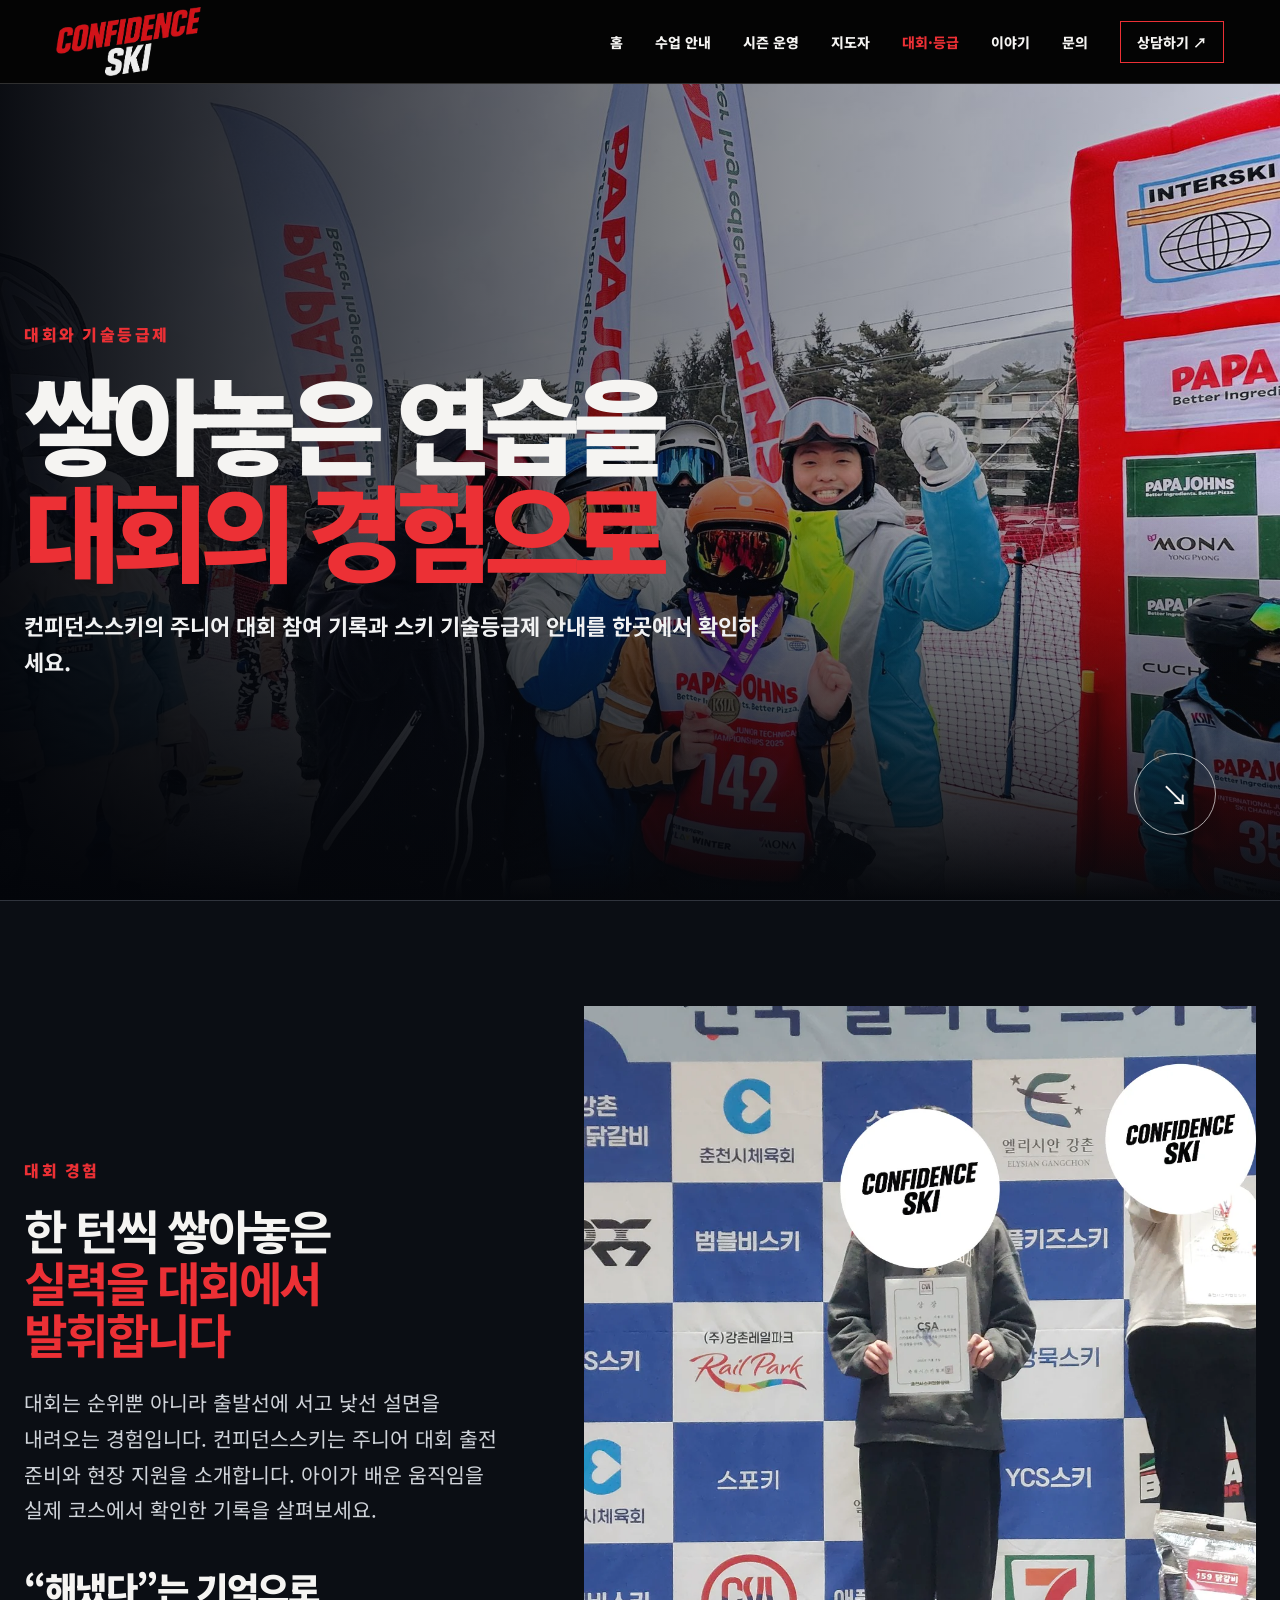
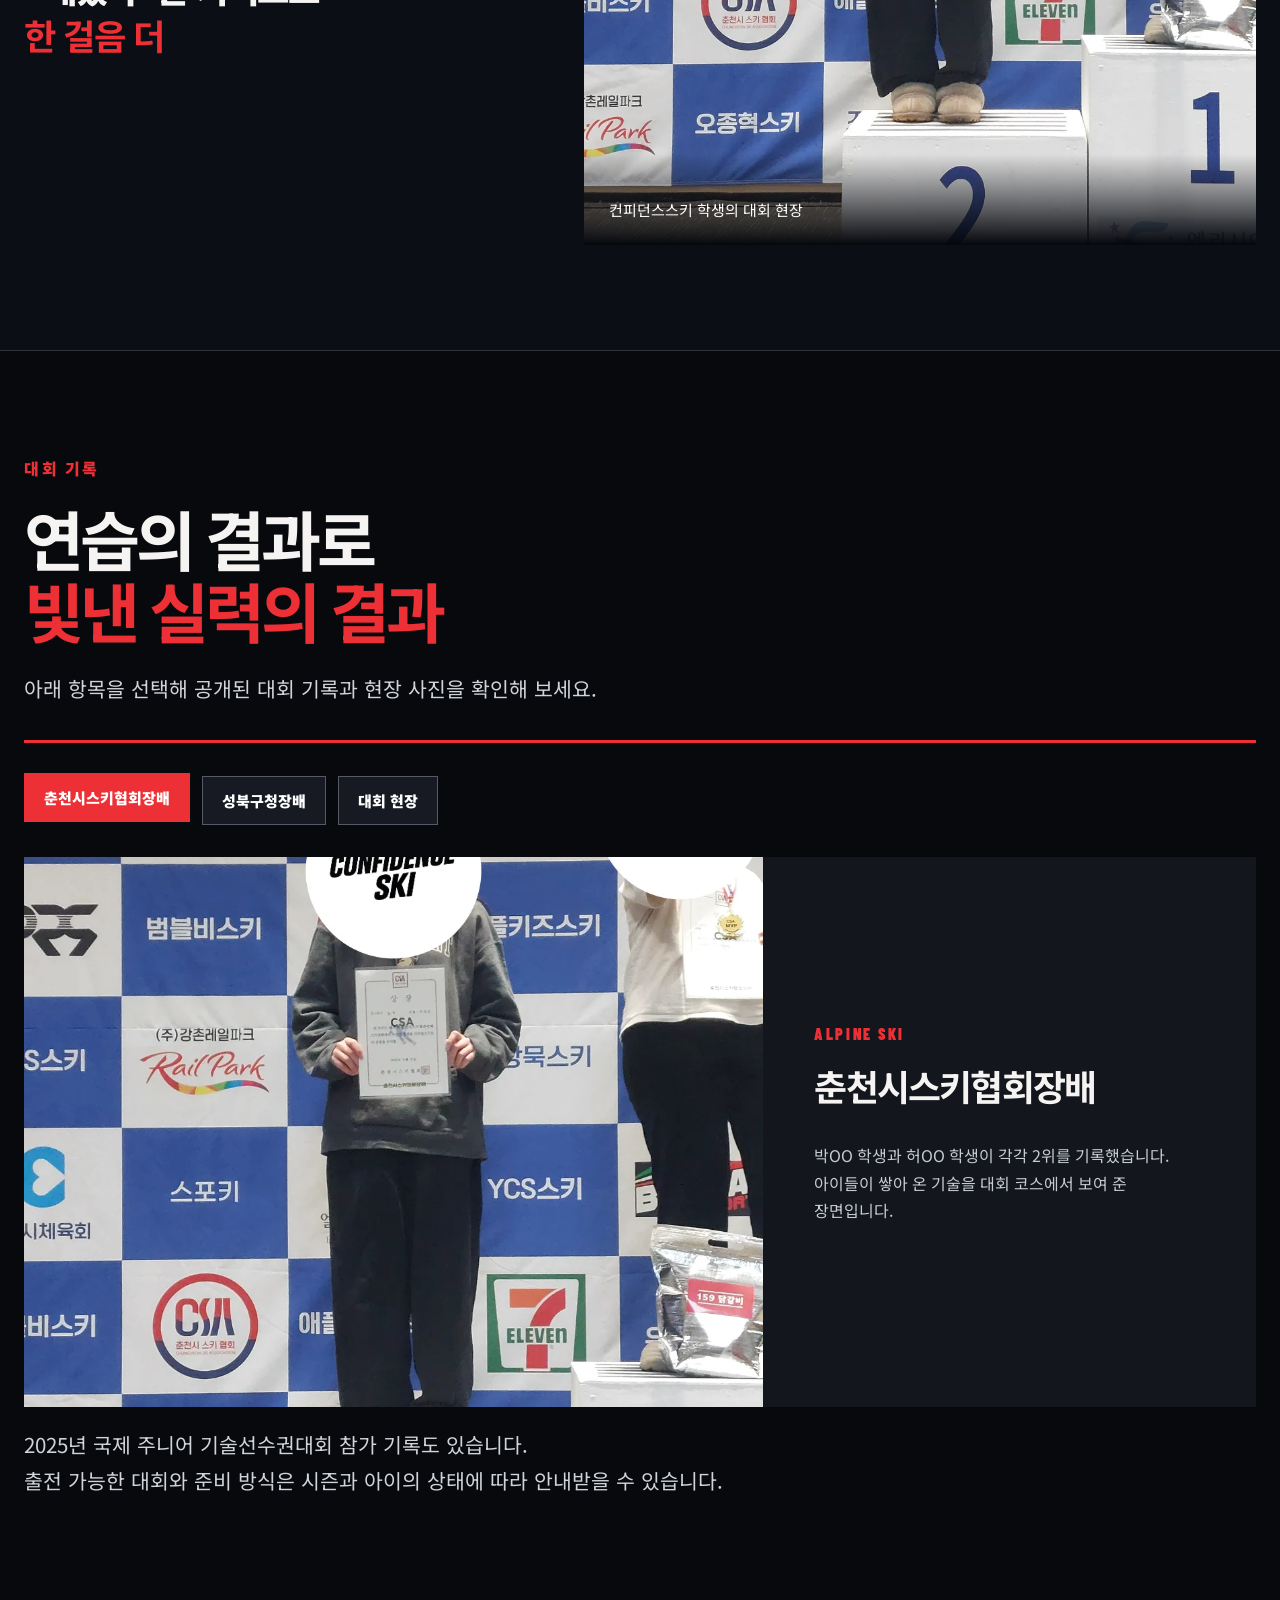
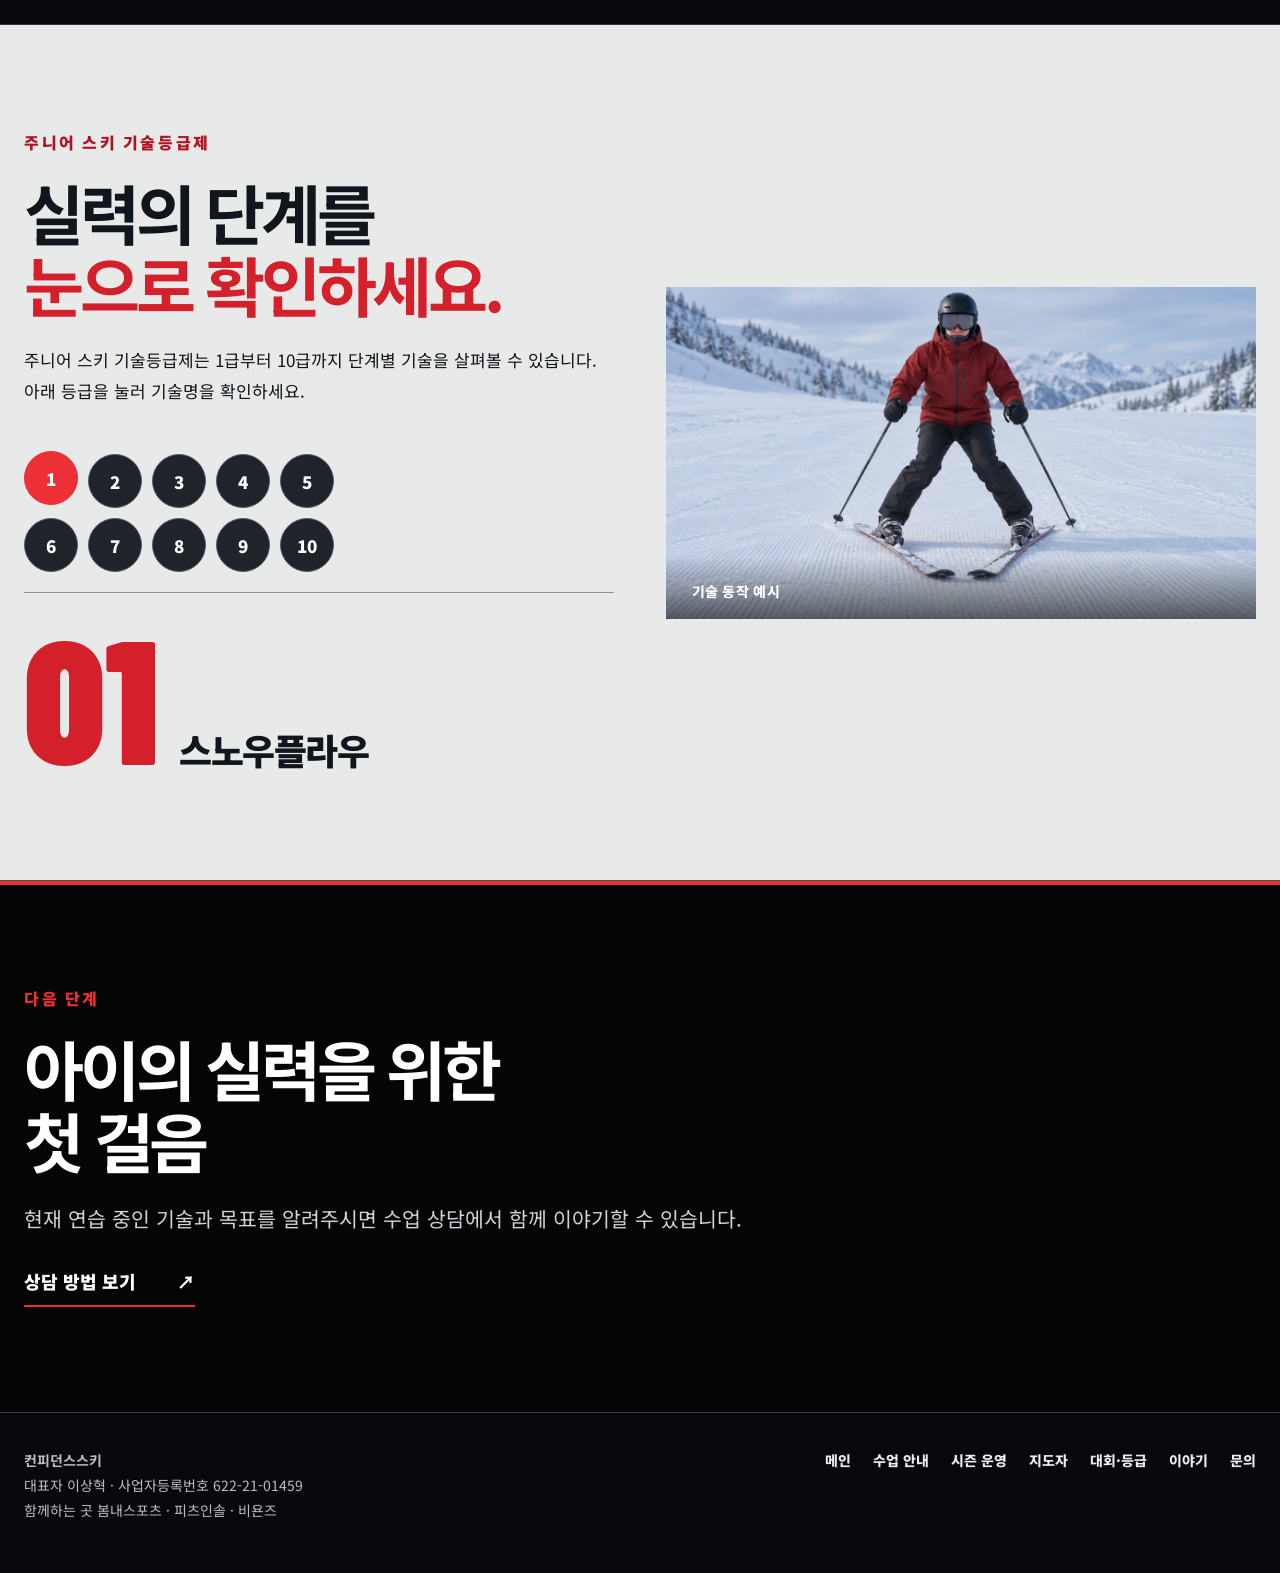
<file: race.html>
<!doctype html>
<html lang="ko">
<head><meta charset="utf-8"><meta name="viewport" content="width=device-width,initial-scale=1"><meta name="theme-color" content="#07090d"><meta name="robots" content="index,follow,max-image-preview:large"><meta name="naver-site-verification" content="2ff1b87a0ef66c6ad43697d4f49beaf46e3cd466"><title>주니어 스키 대회·기술등급제 | 컨피던스스키</title><meta name="description" content="주니어 스키 대회 참가 기록과 기술등급제 1~10급 안내. 실제 대회 현장과 지도자 정보를 확인하세요."><link rel="canonical" href="https://confidenceski.vercel.app/race.html"><link rel="icon" type="image/png" href="assets/logo.png"><link rel="apple-touch-icon" href="assets/logo.png"><meta property="og:type" content="website"><meta property="og:locale" content="ko_KR"><meta property="og:site_name" content="컨피던스스키"><meta property="og:title" content="주니어 스키 대회·기술등급제 | 컨피던스스키"><meta property="og:description" content="주니어 스키 대회 참가 기록과 기술등급제 1~10급 안내. 실제 대회 현장과 지도자 정보를 확인하세요."><meta property="og:url" content="https://confidenceski.vercel.app/race.html"><meta property="og:image" content="https://confidenceski.vercel.app/assets/race-event.jpg"><meta property="og:image:alt" content="2025년 국제 주니어 기술선수권대회 참가 현장"><meta name="twitter:card" content="summary_large_image"><meta name="twitter:title" content="주니어 스키 대회·기술등급제 | 컨피던스스키"><meta name="twitter:description" content="주니어 스키 대회 참가 기록과 기술등급제 1~10급 안내. 실제 대회 현장과 지도자 정보를 확인하세요."><meta name="twitter:image" content="https://confidenceski.vercel.app/assets/race-event.jpg"><script type="application/ld+json">{"@context":"https://schema.org","@graph":[{"@type":"LocalBusiness","@id":"https://confidenceski.vercel.app/#business","name":"컨피던스스키","alternateName":"Confidence Ski Academy","url":"https://confidenceski.vercel.app/","logo":"https://confidenceski.vercel.app/assets/logo.png","image":"https://confidenceski.vercel.app/assets/og-cover.jpg","description":"4~18세 어린이와 주니어를 위한 스키 개인 레슨과 시즌 강습","areaServed":[{"@type":"AdministrativeArea","name":"서울특별시"},{"@type":"Place","name":"엘리시안 강촌"},{"@type":"Place","name":"지산리조트"},{"@type":"Place","name":"용평리조트"},{"@type":"Place","name":"하이원리조트"},{"@type":"Place","name":"웰리힐리파크"}],"contactPoint":{"@type":"ContactPoint","contactType":"고객 상담","url":"https://pf.kakao.com/_xaxitrX","availableLanguage":"ko"},"sameAs":["https://pf.kakao.com/_xaxitrX"],"employee":[{"@type":"Person","name":"이상혁","jobTitle":"원장","worksFor":{"@id":"https://confidenceski.vercel.app/#business"},"hasCredential":[{"@type":"EducationalOccupationalCredential","name":"KSIA 스키지도자"},{"@type":"EducationalOccupationalCredential","name":"SBAK 스키지도자"},{"@type":"EducationalOccupationalCredential","name":"ISIA 스키지도자"},{"@type":"EducationalOccupationalCredential","name":"생활체육지도자"}]},{"@type":"Person","name":"정준길","jobTitle":"수석 코치","worksFor":{"@id":"https://confidenceski.vercel.app/#business"},"hasCredential":[{"@type":"EducationalOccupationalCredential","name":"KSIA 스키지도자"},{"@type":"EducationalOccupationalCredential","name":"SBAK 스키지도자"}]},{"@type":"Person","name":"양승우","jobTitle":"수석 코치","worksFor":{"@id":"https://confidenceski.vercel.app/#business"},"hasCredential":[{"@type":"EducationalOccupationalCredential","name":"KSIA 스키지도자"},{"@type":"EducationalOccupationalCredential","name":"SBAK 스키지도자"}]},{"@type":"Person","name":"이건명","jobTitle":"코치","worksFor":{"@id":"https://confidenceski.vercel.app/#business"},"hasCredential":[{"@type":"EducationalOccupationalCredential","name":"KSIA 스키지도자"},{"@type":"EducationalOccupationalCredential","name":"SBAK 스키지도자"}]},{"@type":"Person","name":"백서윤","jobTitle":"코치","worksFor":{"@id":"https://confidenceski.vercel.app/#business"}},{"@type":"Person","name":"장준용","jobTitle":"코치","worksFor":{"@id":"https://confidenceski.vercel.app/#business"},"hasCredential":[{"@type":"EducationalOccupationalCredential","name":"KSIA 스키지도자"},{"@type":"EducationalOccupationalCredential","name":"SBAK 스키지도자"}]}]},{"@type":"WebSite","@id":"https://confidenceski.vercel.app/#website","name":"컨피던스스키","url":"https://confidenceski.vercel.app/","publisher":{"@id":"https://confidenceski.vercel.app/#business"},"inLanguage":"ko-KR"},{"@type":"CollectionPage","@id":"https://confidenceski.vercel.app/race.html#webpage","url":"https://confidenceski.vercel.app/race.html","name":"주니어 스키 대회·기술등급제 | 컨피던스스키","description":"주니어 스키 대회 참가 기록과 기술등급제 1~10급 안내. 실제 대회 현장과 지도자 정보를 확인하세요.","inLanguage":"ko-KR","isPartOf":{"@id":"https://confidenceski.vercel.app/#website"}}]}</script><link href="https://fonts.googleapis.com/css2?family=Barlow+Condensed:wght@600;700;800;900&family=Noto+Sans+KR:wght@400;500;600;700;800;900&display=swap" rel="stylesheet"><link rel="stylesheet" href="site-detail.css"><link rel="stylesheet" href="editorial.css"><link rel="stylesheet" href="typography-scale.css"></head>
<body class="editorial-page race-page">
<a class="skip" href="#main">본문으로 이동</a>
<main id="main">
  <section class="ed-hero" aria-labelledby="race-title">
    <img src="assets/race-event.jpg" alt="2025년 국제 주니어 기술선수권대회에 참가한 학생과 지도자" fetchpriority="high">
    <div class="wrap">
      <span class="ed-tag">대회와 기술등급제</span>
      <h1 id="race-title"><span>쌓아놓은 연습을</span> <em>대회의 경험으로</em></h1>
      <p>컨피던스스키의 주니어 대회 참여 기록과 스키 기술등급제 안내를 한곳에서 확인하세요.</p>
    </div>
    <span class="hero-corner" aria-hidden="true">↘</span>
  </section>
  <section class="ed-section race-story" aria-labelledby="race-why">
    <div class="wrap race-spotlight">
      <div class="ed-reveal">
        <span class="ed-tag">대회 경험</span>
        <h2 id="race-why">한 턴씩 쌓아놓은<br> <em>실력을 대회에서 발휘합니다</em></h2>
        <p class="lead">대회는 순위뿐 아니라 출발선에 서고 낯선 설면을 내려오는 경험입니다. 컨피던스스키는 주니어 대회 출전 준비와 현장 지원을 소개합니다. 아이가 배운 움직임을 실제 코스에서 확인한 기록을 살펴보세요.</p>
        <p class="quote">“해냈다”는 기억으로<br><strong>한 걸음 더</strong></p>
      </div>
      <figure class="ed-reveal"><img src="assets/race-podium.webp" alt="시상대에 오른 컨피던스스키 학생" loading="lazy"><figcaption>컨피던스스키 학생의 대회 현장</figcaption></figure>
    </div>
  </section>
  <section class="ed-section" aria-labelledby="race-record">
    <div class="wrap">
      <span class="ed-tag ed-reveal">대회 기록</span>
      <h2 class="ed-reveal" id="race-record">연습의 결과로<br> <em>빛낸 실력의 결과</em></h2>
      <p class="lead ed-reveal">아래 항목을 선택해 공개된 대회 기록과 현장 사진을 확인해 보세요.</p>
      <div class="ed-rule"></div>
      <div class="race-select" role="tablist" aria-label="대회 기록 선택">
        <button type="button" role="tab" aria-selected="true" data-race="0">춘천시스키협회장배</button>
        <button type="button" role="tab" aria-selected="false" data-race="1">성북구청장배</button>
        <button type="button" role="tab" aria-selected="false" data-race="2">대회 현장</button>
      </div>
      <div class="race-frame" role="tabpanel">
        <div class="photo"><img src="assets/race-podium.webp" alt="대회 시상대에 오른 컨피던스스키 학생" loading="lazy"></div>
        <div class="copy"><span class="ed-tag">ALPINE SKI</span><h3>춘천시스키협회장배</h3><p>박OO 학생과 허OO 학생이 각각 2위를 기록했습니다. 아이들이 쌓아 온 기술을 대회 코스에서 보여 준 장면입니다.</p></div>
      </div>
      <p class="lead ed-reveal">2025년 국제 주니어 기술선수권대회 참가 기록도 있습니다.<br> 출전 가능한 대회와 준비 방식은 시즌과 아이의 상태에 따라 안내받을 수 있습니다.</p>
    </div>
  </section>
  <section class="ed-section grade-section" aria-labelledby="grade-title">
    <div class="wrap grade-stage">
      <div class="grade-intro ed-reveal">
        <span class="ed-tag">주니어 스키 기술등급제</span>
        <h2 id="grade-title">실력의 단계를<br> <em>눈으로 확인하세요.</em></h2>
        <p>주니어 스키 기술등급제는 1급부터 10급까지 단계별 기술을 살펴볼 수 있습니다. 아래 등급을 눌러 기술명을 확인하세요.</p>
      </div>
      <div class="grade-nav" role="tablist" aria-label="스키 기술등급 선택"><button type="button" role="tab" id="grade-tab-1" aria-controls="grade-media" aria-selected="true" data-grade="1" aria-label="1급">1</button><button type="button" role="tab" id="grade-tab-2" aria-controls="grade-media" aria-selected="false" data-grade="2" aria-label="2급">2</button><button type="button" role="tab" id="grade-tab-3" aria-controls="grade-media" aria-selected="false" data-grade="3" aria-label="3급">3</button><button type="button" role="tab" id="grade-tab-4" aria-controls="grade-media" aria-selected="false" data-grade="4" aria-label="4급">4</button><button type="button" role="tab" id="grade-tab-5" aria-controls="grade-media" aria-selected="false" data-grade="5" aria-label="5급">5</button><button type="button" role="tab" id="grade-tab-6" aria-controls="grade-media" aria-selected="false" data-grade="6" aria-label="6급">6</button><button type="button" role="tab" id="grade-tab-7" aria-controls="grade-media" aria-selected="false" data-grade="7" aria-label="7급">7</button><button type="button" role="tab" id="grade-tab-8" aria-controls="grade-media" aria-selected="false" data-grade="8" aria-label="8급">8</button><button type="button" role="tab" id="grade-tab-9" aria-controls="grade-media" aria-selected="false" data-grade="9" aria-label="9급">9</button><button type="button" role="tab" id="grade-tab-10" aria-controls="grade-media" aria-selected="false" data-grade="10" aria-label="10급">10</button></div>
      <div class="grade-result" aria-live="polite"><b>01</b><span>스노우플라우</span></div>
      <figure class="grade-media ed-reveal" id="grade-media" role="tabpanel" aria-labelledby="grade-tab-1">
        <img id="grade-photo" src="assets/grade-01.webp" alt="1급 스노우플라우 동작 예시" loading="lazy" width="1280" height="720">
        <figcaption>기술 동작 예시</figcaption>
      </figure>
    </div>
  </section>
  <section class="ed-section ed-cta">
    <div class="wrap"><span class="ed-tag">다음 단계</span><h2>아이의 실력을 위한<br> 첫 걸음</h2><p class="lead">현재 연습 중인 기술과 목표를 알려주시면 수업 상담에서 함께 이야기할 수 있습니다.</p><a href="contact.html">상담 방법 보기 <span aria-hidden="true">↗</span></a></div>
  </section>
</main>
<footer><div class="wrap"><div><strong>컨피던스스키</strong><p>대표자 이상혁 · 사업자등록번호 <span class="business-number">622-21-01459</span><br>함께하는 곳 봄내스포츠 · 피츠인솔 · 비욘즈</p></div><nav aria-label="하단 메뉴"><a href="/">메인</a><a href="lesson.html">수업 안내</a><a href="season.html">시즌 운영</a><a href="coaches.html">지도자</a><a href="race.html">대회·등급</a><a href="blog.html">이야기</a><a href="contact.html">문의</a></nav></div></footer>
<script src="detail-nav.js" defer></script><script src="editorial.js" defer></script>
</body></html>
</file>
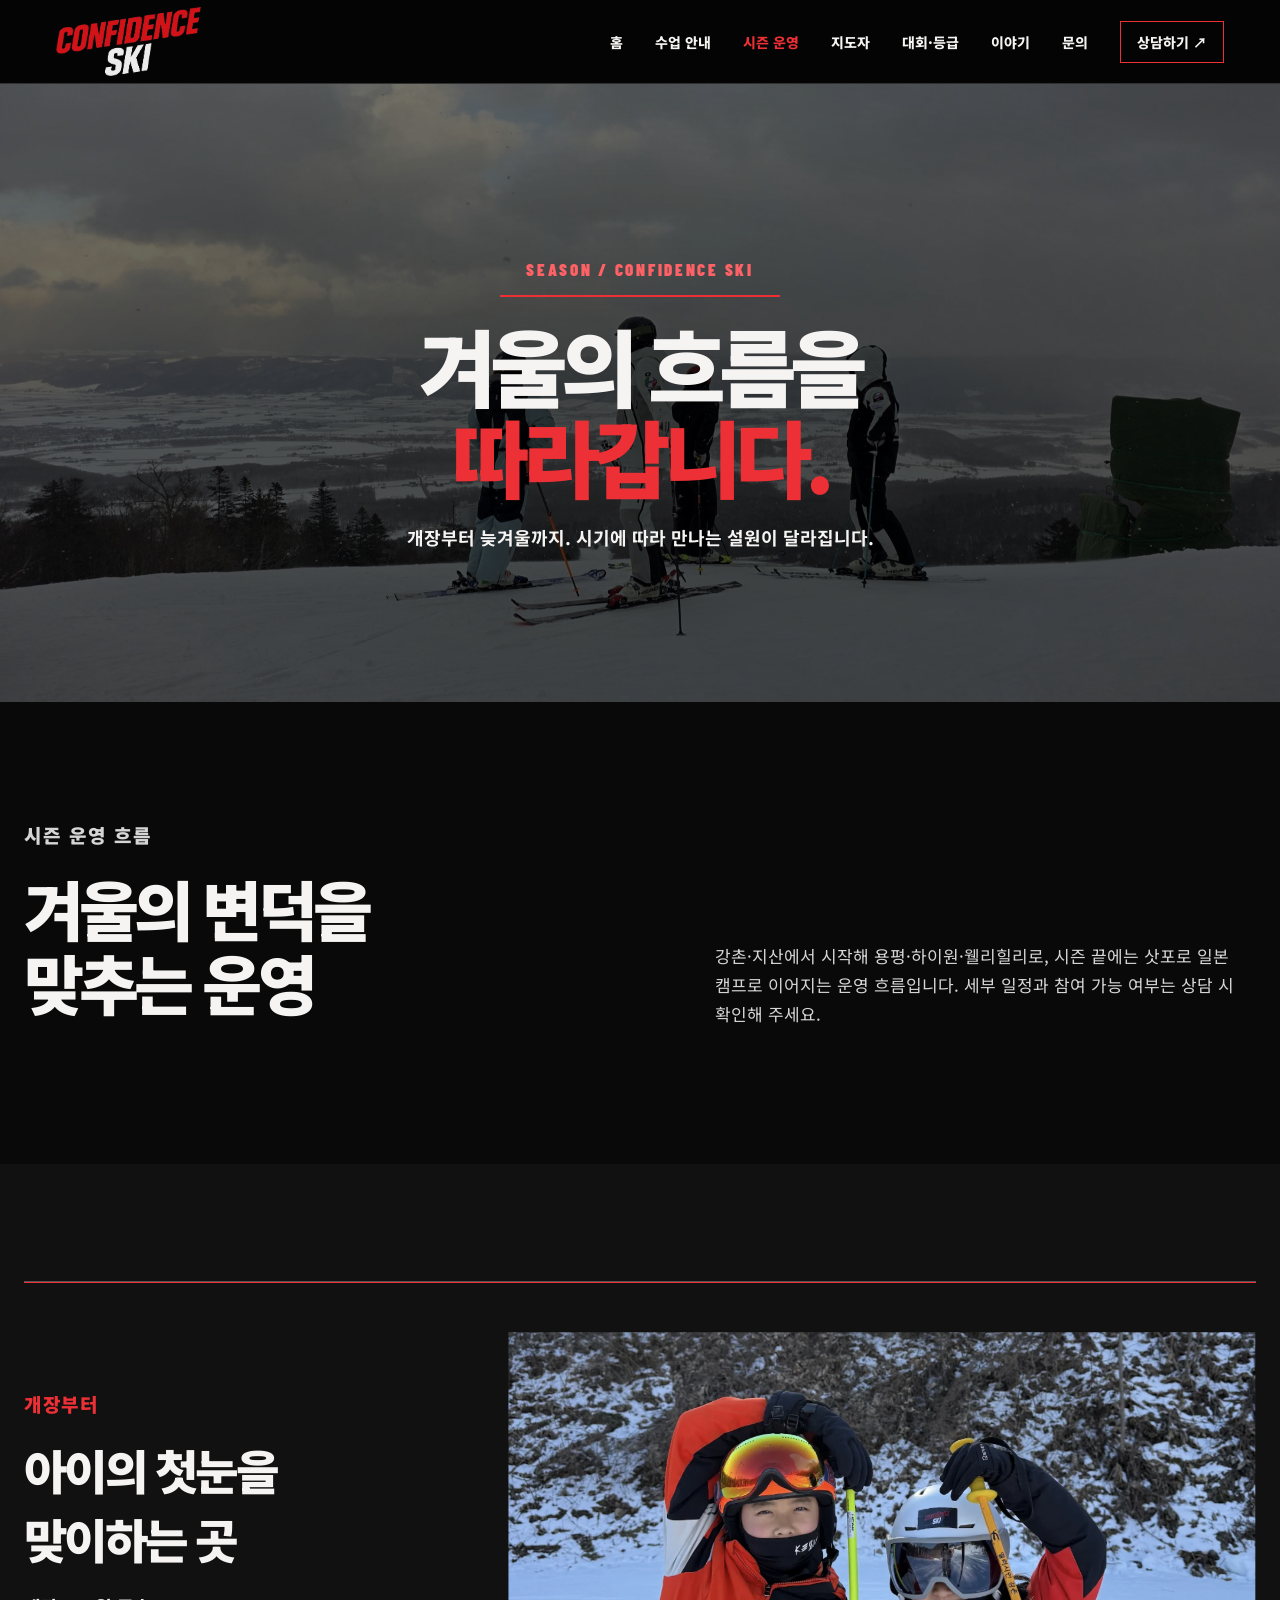
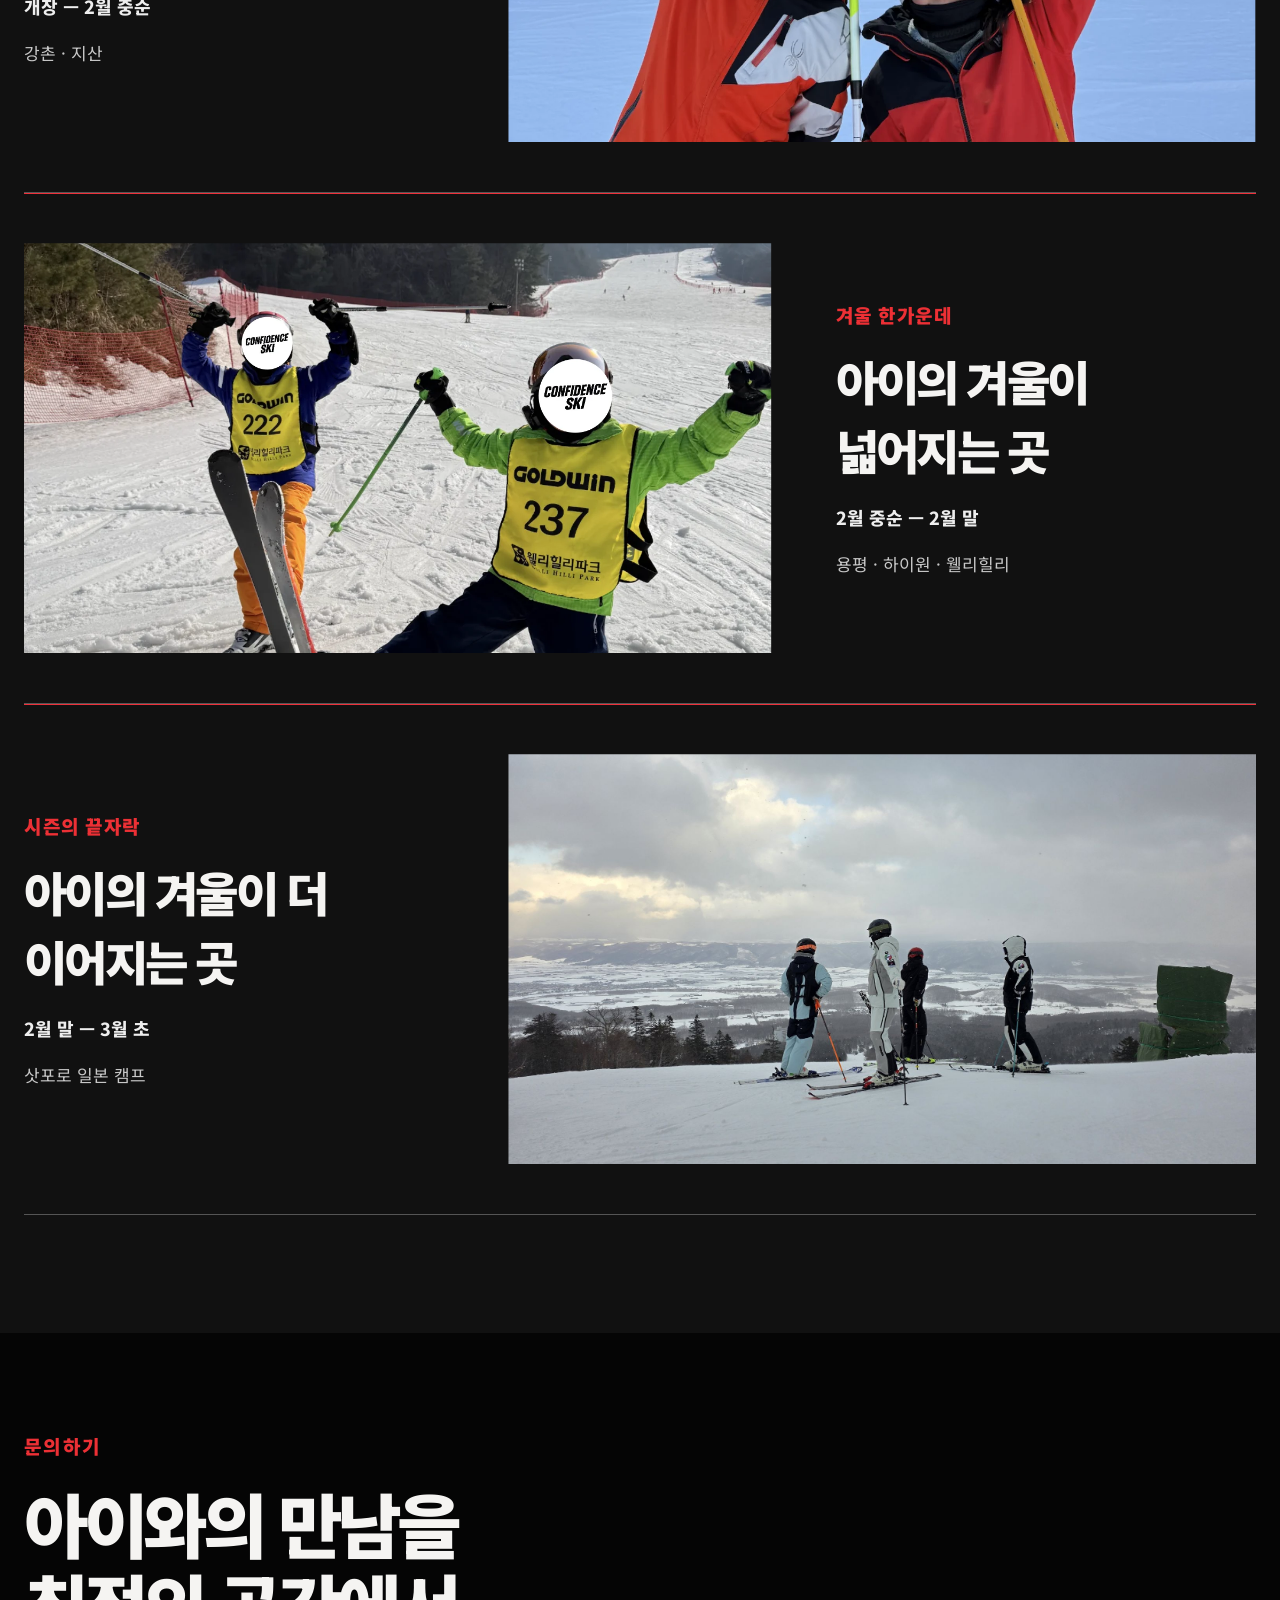
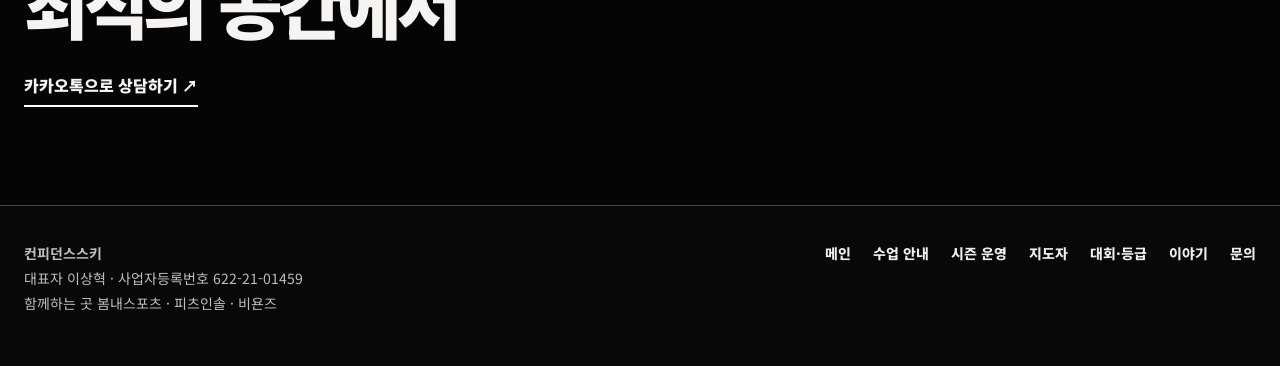
<file: season.html>
<!doctype html><html lang="ko"><head><meta charset="utf-8"><meta name="viewport" content="width=device-width,initial-scale=1"><meta name="description" content="강촌·지산에서 용평·하이원·웰리힐리와 삿포로 캠프까지 이어지는 시즌 운영 안내."><meta name="naver-site-verification" content="2ff1b87a0ef66c6ad43697d4f49beaf46e3cd466"><meta name="theme-color" content="#050505"><meta name="robots" content="index,follow,max-image-preview:large"><link rel="canonical" href="https://confidenceski.vercel.app/season.html"><link rel="icon" type="image/png" href="assets/logo.png"><link rel="apple-touch-icon" href="assets/logo.png"><meta property="og:type" content="website"><meta property="og:locale" content="ko_KR"><meta property="og:site_name" content="컨피던스스키"><meta property="og:title" content="스키 시즌 운영 장소 | 컨피던스스키"><meta property="og:description" content="강촌·지산에서 용평·하이원·웰리힐리와 삿포로 캠프까지 이어지는 시즌 운영 안내."><meta property="og:url" content="https://confidenceski.vercel.app/season.html"><meta property="og:image" content="https://confidenceski.vercel.app/assets/stage3.jpg"><meta property="og:image:alt" content="설원에서 시즌 강습 중인 컨피던스스키"><meta name="twitter:card" content="summary_large_image"><meta name="twitter:title" content="스키 시즌 운영 장소 | 컨피던스스키"><meta name="twitter:description" content="강촌·지산에서 용평·하이원·웰리힐리와 삿포로 캠프까지 이어지는 시즌 운영 안내."><meta name="twitter:image" content="https://confidenceski.vercel.app/assets/stage3.jpg"><script type="application/ld+json">{"@context":"https://schema.org","@graph":[{"@type":"LocalBusiness","@id":"https://confidenceski.vercel.app/#business","name":"컨피던스스키","alternateName":"Confidence Ski Academy","url":"https://confidenceski.vercel.app/","logo":"https://confidenceski.vercel.app/assets/logo.png","image":"https://confidenceski.vercel.app/assets/og-cover.jpg","description":"4~18세 어린이와 주니어를 위한 스키 개인 레슨과 시즌 강습","areaServed":[{"@type":"AdministrativeArea","name":"서울특별시"},{"@type":"Place","name":"엘리시안 강촌"},{"@type":"Place","name":"지산리조트"},{"@type":"Place","name":"용평리조트"},{"@type":"Place","name":"하이원리조트"},{"@type":"Place","name":"웰리힐리파크"}],"contactPoint":{"@type":"ContactPoint","contactType":"고객 상담","url":"https://pf.kakao.com/_xaxitrX","availableLanguage":"ko"},"sameAs":["https://pf.kakao.com/_xaxitrX"],"employee":[{"@type":"Person","name":"이상혁","jobTitle":"원장","worksFor":{"@id":"https://confidenceski.vercel.app/#business"},"hasCredential":[{"@type":"EducationalOccupationalCredential","name":"KSIA 스키지도자"},{"@type":"EducationalOccupationalCredential","name":"SBAK 스키지도자"},{"@type":"EducationalOccupationalCredential","name":"ISIA 스키지도자"},{"@type":"EducationalOccupationalCredential","name":"생활체육지도자"}]},{"@type":"Person","name":"정준길","jobTitle":"수석 코치","worksFor":{"@id":"https://confidenceski.vercel.app/#business"},"hasCredential":[{"@type":"EducationalOccupationalCredential","name":"KSIA 스키지도자"},{"@type":"EducationalOccupationalCredential","name":"SBAK 스키지도자"}]},{"@type":"Person","name":"양승우","jobTitle":"수석 코치","worksFor":{"@id":"https://confidenceski.vercel.app/#business"},"hasCredential":[{"@type":"EducationalOccupationalCredential","name":"KSIA 스키지도자"},{"@type":"EducationalOccupationalCredential","name":"SBAK 스키지도자"}]},{"@type":"Person","name":"이건명","jobTitle":"코치","worksFor":{"@id":"https://confidenceski.vercel.app/#business"},"hasCredential":[{"@type":"EducationalOccupationalCredential","name":"KSIA 스키지도자"},{"@type":"EducationalOccupationalCredential","name":"SBAK 스키지도자"}]},{"@type":"Person","name":"백서윤","jobTitle":"코치","worksFor":{"@id":"https://confidenceski.vercel.app/#business"}},{"@type":"Person","name":"장준용","jobTitle":"코치","worksFor":{"@id":"https://confidenceski.vercel.app/#business"},"hasCredential":[{"@type":"EducationalOccupationalCredential","name":"KSIA 스키지도자"},{"@type":"EducationalOccupationalCredential","name":"SBAK 스키지도자"}]}]},{"@type":"WebSite","@id":"https://confidenceski.vercel.app/#website","name":"컨피던스스키","url":"https://confidenceski.vercel.app/","publisher":{"@id":"https://confidenceski.vercel.app/#business"},"inLanguage":"ko-KR"},{"@type":"WebPage","@id":"https://confidenceski.vercel.app/season.html#webpage","url":"https://confidenceski.vercel.app/season.html","name":"스키 시즌 운영 장소 | 컨피던스스키","isPartOf":{"@id":"https://confidenceski.vercel.app/#website"},"inLanguage":"ko-KR"}]}</script><title>스키 시즌 운영 장소 | 컨피던스스키</title><link href="https://fonts.googleapis.com/css2?family=Barlow+Condensed:wght@600;700;800;900&family=Noto+Sans+KR:wght@400;500;600;700;800;900&display=swap" rel="stylesheet"><link rel="stylesheet" href="site-detail.css"><link rel="stylesheet" href="typography-scale.css"></head><body class="season-page"><a class="back" href="/">← 메인으로</a><main><section class="detail-hero"><div class="inner"><span class="tag">SEASON / CONFIDENCE SKI</span><h1><span>겨울의 흐름을</span> <em>따라갑니다.</em></h1><p>개장부터 늦겨울까지. 시기에 따라 만나는 설원이 달라집니다.</p></div></section><section class="section season-lead"><div class="wrap intro-grid"><div><p class="eyebrow">시즌 운영 흐름</p><h2>겨울의 변덕을<br> 맞추는 운영</h2></div><p>강촌·지산에서 시작해 용평·하이원·웰리힐리로, 시즌 끝에는 삿포로 일본 캠프로 이어지는 운영 흐름입니다. 세부 일정과 참여 가능 여부는 상담 시 확인해 주세요.</p></div></section><section class="section route-section"><div class="wrap"><article class="route-row"><div class="route-copy"><span class="stage-no">개장부터</span><h3>아이의 첫눈을 맞이하는&nbsp;곳</h3><p class="date">개장 — 2월 중순</p><p>강촌 · 지산</p></div><img src="assets/stage1.webp" alt="강촌·지산 시즌 운영 사진"></article><article class="route-row"><div class="route-copy"><span class="stage-no">겨울 한가운데</span><h3>아이의 겨울이 넓어지는&nbsp;곳</h3><p class="date">2월 중순 — 2월 말</p><p>용평 · 하이원 · 웰리힐리</p></div><img src="assets/stage2.webp" alt="용평·하이원·웰리힐리 시즌 운영 사진"></article><article class="route-row"><div class="route-copy"><span class="stage-no">시즌의 끝자락</span><h3>아이의 겨울이 더 이어지는&nbsp;곳</h3><p class="date">2월 말 — 3월 초</p><p>삿포로 일본 캠프</p></div><img src="assets/stage3.jpg" alt="삿포로 일본 캠프 사진"></article></div></section><section class="section closing"><div class="wrap"><p class="eyebrow">문의하기</p><h2>아이와의 만남을<br> 최적의 공간에서</h2><a class="link-line" href="https://pf.kakao.com/_xaxitrX" target="_blank" rel="noopener">카카오톡으로 상담하기 ↗</a></div></section></main><footer><div class="wrap"><div><strong>컨피던스스키</strong><p>대표자 이상혁 · 사업자등록번호 <span class="business-number">622-21-01459</span><br>함께하는 곳 봄내스포츠 · 피츠인솔 · 비욘즈</p></div><nav><a href="/">메인</a><a href="lesson.html">수업 안내</a><a href="season.html">시즌 운영</a><a href="coaches.html">지도자</a><a href="race.html">대회·등급</a><a href="blog.html">이야기</a><a href="contact.html">문의</a></nav></div></footer><script src="detail-nav.js" defer></script><script src="detail-motion.js" defer></script></body></html>
</file>
<file: site-main.css>
:root{--black:#050505;--paper:#f4f2ed;--red:#e72c32;--line:#4e4e4e}
*{box-sizing:border-box}html{scroll-behavior:smooth}body{margin:0;background:var(--black);color:var(--paper);font-family:'Noto Sans KR',sans-serif}button,a{font:inherit}button{cursor:pointer}a{color:inherit;text-decoration:none}img,video{display:block;max-width:100%}em{font-style:normal;color:var(--red)}.red{color:var(--red)}.skip{position:absolute;left:-999px;top:10px;z-index:10000;background:white;color:black;padding:10px}.skip:focus{left:10px}.micro{font-family:'Barlow Condensed','Noto Sans KR',sans-serif;font-weight:800;font-size:17px;letter-spacing:.14em;text-transform:uppercase;margin:0 0 25px}.micro::before{content:'';display:inline-block;background:var(--red);width:19px;height:3px;vertical-align:middle;margin-right:12px}
.opening{position:fixed;inset:0;z-index:500;pointer-events:none;animation:opening-hide 0s 2.55s forwards}.opening-panel{position:absolute;background:#020202;width:50%;height:50%;animation-duration:.85s;animation-delay:1.62s;animation-timing-function:cubic-bezier(.73,0,.19,1);animation-fill-mode:forwards}.top-left{left:0;top:0;animation-name:open-tl}.top-right{right:0;top:0;animation-name:open-tr}.bottom-left{left:0;bottom:0;animation-name:open-bl}.bottom-right{right:0;bottom:0;animation-name:open-br}.opening-dot,.opening-horizontal,.opening-vertical{position:absolute;z-index:2;background:var(--red);left:50%;top:50%;transform:translate(-50%,-50%)}.opening-dot{width:10px;height:10px;border-radius:50%;animation:dot-sequence 2.48s forwards}.opening-horizontal{height:2px;width:100vw;transform:translate(-50%,-50%) scaleX(0);animation:horizontal-sequence 2.48s forwards}.opening-vertical{width:2px;height:100vh;transform:translate(-50%,-50%) scaleY(0);animation:vertical-sequence 2.48s forwards}@keyframes dot-sequence{0%,7%{opacity:0;scale:.4}15%,64%{opacity:1;scale:1}100%{opacity:0;scale:0}}@keyframes horizontal-sequence{0%,12%{opacity:0;transform:translate(-50%,-50%) scaleX(0)}37%,64%{opacity:1;transform:translate(-50%,-50%) scaleX(1)}100%{opacity:0;transform:translate(-50%,-50%) scaleX(0)}}@keyframes vertical-sequence{0%,34%{opacity:0;transform:translate(-50%,-50%) scaleY(0)}62%,64%{opacity:1;transform:translate(-50%,-50%) scaleY(1)}100%{opacity:0;transform:translate(-50%,-50%) scaleY(0)}}@keyframes open-tl{to{transform:translate(-102%,-102%)}}@keyframes open-tr{to{transform:translate(102%,-102%)}}@keyframes open-bl{to{transform:translate(-102%,102%)}}@keyframes open-br{to{transform:translate(102%,102%)}}@keyframes opening-hide{to{visibility:hidden}}
.prologue{height:500svh;position:relative}.prologue-stage{position:sticky;top:0;height:100svh;overflow:hidden;isolation:isolate;background:#030303}.moment{position:absolute;inset:0;visibility:hidden;opacity:0;pointer-events:none;overflow:hidden;clip-path:inset(0 0 0 100%);background:#070707;transition:clip-path .8s cubic-bezier(.22,.75,.14,1),opacity .55s,visibility 0s}.prologue-stage.is-reverse .moment{clip-path:inset(0 100% 0 0)}.moment.is-active,.moment.is-leaving,.prologue-stage.is-reverse .moment.is-active,.prologue-stage.is-reverse .moment.is-leaving{visibility:visible;opacity:1;clip-path:inset(0)}.moment.is-active{z-index:2;pointer-events:auto}.moment.is-leaving{z-index:1}.moment:not(.is-active):not(.is-leaving){visibility:hidden;transition:clip-path .8s cubic-bezier(.22,.75,.14,1),opacity .55s,visibility 0s}.moment-video{position:absolute;inset:0;width:100%;height:100%;object-fit:cover;transform:scale(calc(1 + var(--drift,0)*.08));transition:transform .1s linear}.moment-scrim{position:absolute;inset:0;background:linear-gradient(90deg,rgba(0,0,0,.83),rgba(0,0,0,.34) 67%),linear-gradient(0deg,rgba(0,0,0,.55),transparent 45%)}.moment h1,.moment h2{font-size:clamp(68px,8.4vw,148px);line-height:1.09;letter-spacing:-.088em;font-weight:900;word-break:keep-all;margin:0}.moment h1 span,.moment h2 span{display:block}.moment p:not(.micro){font-size:clamp(19px,1.6vw,25px);line-height:1.65;word-break:keep-all;font-weight:600}.moment .reveal{opacity:0;transform:translateY(38px);transition:opacity .7s,transform .8s cubic-bezier(.2,.7,.2,1)}.moment.is-active .reveal{opacity:1;transform:translateY(0)}.moment.is-active .reveal:nth-child(2){transition-delay:.12s}.moment.is-active .reveal:nth-child(3){transition-delay:.24s}.moment-first .reveal{transition-delay:2.6s!important}.moment-first h1 .reveal:first-child{transition-delay:2.75s!important}.moment-first h1 .reveal:last-child{transition-delay:2.97s!important}.moment-first .first-caption{transition-delay:3.19s!important}.intro-done .moment-first .reveal{opacity:1;transform:none;transition-delay:0s!important}.moment-progress{position:absolute;z-index:20;left:clamp(25px,4vw,70px);bottom:38px;width:160px;height:2px;background:rgba(255,255,255,.5)}.moment-progress span{display:block;width:20%;height:100%;background:var(--red);transition:width .55s}.edge-number{position:absolute;right:clamp(28px,4vw,60px);bottom:28px;font:900 150px/.8 'Barlow Condensed',sans-serif;color:rgba(255,255,255,.08);letter-spacing:-.05em}.scroll-mark{position:absolute;right:clamp(30px,5vw,78px);bottom:40px;font:800 15px 'Barlow Condensed',sans-serif;letter-spacing:.17em;writing-mode:vertical-rl}.scroll-mark i{display:inline-block;width:1px;height:64px;background:var(--red);margin-top:17px}
.moment-first .moment-video{object-position:center 49%}.moment-first .moment-scrim{background:linear-gradient(90deg,rgba(0,0,0,.86),rgba(0,0,0,.28) 78%),linear-gradient(0deg,rgba(0,0,0,.45),transparent 45%)}.first-copy{position:absolute;left:clamp(32px,8vw,145px);right:70px;top:50%;transform:translateY(-50%);max-width:1350px}.first-copy h1{font-size:clamp(70px,8.2vw,142px)}.ink-outline{-webkit-text-stroke:1.5px #fff;color:transparent}.first-caption{font-weight:700;letter-spacing:.015em;margin-top:43px}.moment-question .question-photo{position:absolute;inset:-5%;background:url('assets/slope.jpg') center/cover;filter:grayscale(.3);transform:scale(calc(1.04 + var(--drift,0)*.07));transition:transform .1s linear}.moment-question .moment-scrim{background:linear-gradient(90deg,rgba(0,0,0,.9),rgba(0,0,0,.24) 74%)}.question-copy{position:absolute;left:clamp(32px,8vw,145px);top:50%;transform:translateY(-50%);max-width:1250px}.question-em{color:var(--red)}.question-copy>p:last-child{max-width:600px;margin-top:35px}.moment-answer{display:grid;grid-template-columns:49% 51%;background:#0b0b0b}.answer-photo{height:100%;overflow:hidden;position:relative}.answer-photo img{height:100%;width:100%;object-fit:cover;object-position:55% center;transform:scale(calc(1.03 + var(--drift,0)*.06))}.answer-photo::after{content:'';position:absolute;inset:0;background:linear-gradient(90deg,transparent 70%,#0b0b0b)}.answer-copy{position:relative;align-self:center;padding:50px clamp(28px,5vw,90px) 50px 0;z-index:2}.answer-copy h2{font-size:clamp(55px,6.6vw,112px)}.answer-copy>p:not(.micro){max-width:700px;margin:28px 0}.answer-rule{display:flex;gap:28px;font-size:16px;font-weight:800;color:#c8c8c8;border-top:1px solid #777;padding-top:18px;width:max-content}.answer-rule span:first-child{color:var(--red)}.moment-proof .proof-backdrop{position:absolute;inset:0;background:linear-gradient(90deg,#050505 5%,rgba(5,5,5,.79) 58%,rgba(5,5,5,.15)),url('assets/stage2.webp') center/cover}.proof-copy{position:absolute;left:clamp(32px,8vw,145px);top:50%;transform:translateY(-50%);right:50px}.proof-copy>p:not(.micro){max-width:750px}.proof-stat{display:flex;align-items:center;gap:35px;width:max-content;border-top:2px solid var(--red);margin-top:40px;padding-top:15px}.proof-stat b{font:900 clamp(78px,9vw,145px)/.8 'Barlow Condensed',sans-serif;color:var(--red)}.proof-stat span{font-size:17px;line-height:1.6}.moment-gateway .moment-video{filter:saturate(.75)}.moment-gateway .moment-scrim{background:linear-gradient(90deg,rgba(0,0,0,.86),rgba(0,0,0,.32) 72%)}.gateway-copy{position:absolute;left:clamp(32px,8vw,145px);right:50px;top:50%;transform:translateY(-50%)}.gateway-copy h2{font-size:clamp(62px,7.5vw,128px)}.enter-button{display:inline-flex;align-items:center;gap:80px;background:var(--red);border:0;color:#fff;font-size:20px;font-weight:800;padding:22px 27px;margin-top:42px;transition:background .2s,transform .2s}.enter-button:hover{background:#bb171f;transform:translateY(-4px)}
.chapter-header{position:sticky;top:0;z-index:80;height:84px;display:flex;align-items:center;justify-content:space-between;padding:0 clamp(25px,4.4vw,75px);background:rgba(5,5,5,.93);backdrop-filter:blur(15px);border-bottom:1px solid #303030}.brand img{width:145px;height:auto}.header-links{display:flex;align-items:center;gap:clamp(18px,2.7vw,46px);font-size:15px;font-weight:800}.header-links a{white-space:nowrap;transition:color .2s}.header-links a:hover{color:var(--red)}.header-contact{border:1px solid var(--red);padding:10px 16px}.menu-toggle{display:none;border:0;background:none;color:#fff;padding:10px}.menu-toggle span{display:block;width:25px;height:2px;background:#fff;margin:6px 0}
.chapter-hero{min-height:calc(100svh - 84px);position:relative;display:grid;grid-template-columns:56% 44%;align-items:center;overflow:hidden;background:#0a0a0a}.chapter-visual{position:absolute;inset:0 44% 0 0;overflow:hidden}.chapter-visual img{width:100%;height:100%;object-fit:cover;filter:saturate(.75);transition:transform 1.3s}.chapter-hero.visible .chapter-visual img{transform:scale(1.05)}.chapter-visual::after{content:'';position:absolute;inset:0;background:linear-gradient(90deg,transparent 60%,#0a0a0a)}.chapter-copy{position:relative;grid-column:2;padding:80px clamp(30px,6vw,95px) 80px 0}.chapter-copy h2,.feature-side h2,.season-header h2,.coach-heading h2,.close-feature h2{font-size:clamp(52px,5.7vw,95px);line-height:1.15;letter-spacing:-.078em;margin:0 0 28px;font-weight:900;word-break:keep-all}.chapter-copy>p:not(.micro),.feature-side>p:not(.micro),.season-header>p:not(.micro),.coach-heading>p:not(.micro),.close-feature p:not(.micro){font-size:18px;line-height:1.75;color:#d0d0d0;word-break:keep-all}.text-link{display:inline-flex;align-items:center;justify-content:space-between;gap:50px;border-bottom:2px solid var(--red);padding:12px 0;font-size:17px;font-weight:800;margin-top:25px}.text-link:hover{color:#f06469}.chapter-index{position:absolute;left:4.4vw;bottom:35px;font:800 18px 'Barlow Condensed',sans-serif;letter-spacing:.1em}.observe .micro,.observe h2,.observe p,.observe .text-link{opacity:0;transform:translateY(30px);transition:opacity .7s,transform .85s}.observe.visible .micro,.observe.visible h2,.observe.visible p,.observe.visible .text-link{opacity:1;transform:none}.observe.visible h2{transition-delay:.09s}.observe.visible p:not(.micro){transition-delay:.17s}.observe.visible .text-link{transition-delay:.25s}
.lesson-feature{min-height:780px;display:grid;grid-template-columns:45% 55%;align-items:center;padding:110px clamp(25px,6vw,105px);gap:6vw;background:#101010}.feature-side{padding-right:15px}.feature-media{height:590px;position:relative;overflow:hidden}.feature-media img{width:100%;height:100%;object-fit:cover;filter:saturate(.84);transition:transform 1.2s}.lesson-feature.visible .feature-media img{transform:scale(1.06)}.feature-media span{position:absolute;left:20px;bottom:20px;background:#050505;padding:10px 15px;font-size:14px;font-weight:800}
.season-feature{padding:145px clamp(25px,6vw,105px);background:#07090d;overflow:hidden}.season-header{max-width:1100px}.season-header h2{font-size:clamp(54px,6vw,98px)}.season-header>p:not(.micro){max-width:820px}.season-body{display:grid;grid-template-columns:42% 58%;align-items:center;margin:65px 0 30px;gap:4vw}.season-steps{position:relative;border-top:1px solid #555}.season-steps::before{content:'';position:absolute;left:0;top:0;bottom:0;width:2px;background:var(--red)}.season-steps button{display:block;position:relative;text-align:left;width:100%;background:none;color:#aaa;border:0;border-bottom:1px solid #555;padding:25px 15px 25px 32px;transition:color .3s,background .3s}.season-steps button::before{content:'';position:absolute;left:-7px;top:50%;width:15px;height:15px;background:#07090d;border:2px solid #aaa;border-radius:50%;transform:translateY(-50%)}.season-steps button[aria-selected=true]{color:white;background:#161b24}.season-steps button[aria-selected=true]::before{background:var(--red);border-color:#fff}.season-steps small{display:block;font:800 18px 'Barlow Condensed',sans-serif;letter-spacing:.06em;color:var(--red)}.season-steps strong{display:block;font-size:clamp(27px,2.5vw,42px);letter-spacing:-.06em;margin:5px 0}.season-steps span{font-size:16px;font-weight:600}.season-image{position:relative;height:570px;overflow:hidden;border:1px solid #555}.season-image img{width:100%;height:100%;object-fit:cover;transition:opacity .28s,transform .6s}.season-image img.changing{opacity:.4;transform:scale(1.06)}.season-image span{position:absolute;left:0;bottom:0;background:var(--red);padding:12px 20px;font:900 22px 'Barlow Condensed',sans-serif;letter-spacing:.1em}
.coach-feature{padding:140px 0 90px;overflow:hidden;background:#101010}.coach-heading{max-width:800px;padding:0 clamp(25px,6vw,105px)}.coach-heading h2{font-size:clamp(68px,7vw,116px)}.coach-heading p:not(.micro){max-width:690px}.coach-deck{position:relative;width:min(100% - 80px,1180px);height:570px;margin:70px auto 20px;overflow:hidden;touch-action:pan-y}.stack-card{position:absolute;top:0;left:0;width:380px;height:100%;border:1px solid rgba(255,255,255,.35);background:#242424;padding:0;text-align:left;color:#fff;overflow:hidden;transform:translateX(var(--x,0px)) scale(var(--scale,.92));transform-origin:center bottom;z-index:var(--z,1);transition:transform .78s cubic-bezier(.2,.72,.13,1),filter .55s,border-color .55s;filter:brightness(.62);box-shadow:0 25px 60px rgba(0,0,0,.32)}.stack-card.is-active{filter:brightness(1);border-color:#fff}.stack-card:focus-visible{outline:3px solid var(--red);outline-offset:-5px}.stack-card img{width:100%;height:100%;object-fit:cover;object-position:center top}.card-shade{position:absolute;inset:20% 0 0;background:linear-gradient(0deg,rgba(0,0,0,.98),rgba(0,0,0,.55) 40%,transparent 70%)}.card-content{position:absolute;left:24px;right:20px;bottom:27px;display:flex;flex-direction:column;opacity:0;transform:translateY(12px);transition:opacity .35s,transform .35s}.stack-card.is-active .card-content{opacity:1;transform:none;transition-delay:.27s}.card-content small{font:900 20px 'Barlow Condensed',sans-serif;color:#ff454b;letter-spacing:.11em}.card-content strong{font-size:56px;line-height:1.1;letter-spacing:-.07em;margin:5px 0 18px}.card-content>span{font-size:15px;line-height:1.65;font-weight:600}.stack-card:not(.is-active)::after{content:attr(data-label);position:absolute;top:17px;right:12px;writing-mode:vertical-rl;font-size:14px;font-weight:900;letter-spacing:.08em;text-shadow:0 2px 8px #000}.deck-controls{display:flex;align-items:center;justify-content:center;gap:22px;margin-top:25px;font:900 22px 'Barlow Condensed',sans-serif;letter-spacing:.1em}.deck-controls button{height:46px;width:46px;border:1px solid #777;border-radius:50%;color:white;background:none;font-size:23px}.deck-controls button:hover{background:var(--red);border-color:var(--red)}.deck-controls button:disabled{opacity:.35;cursor:default}
.close-feature{position:relative;min-height:760px;display:flex;align-items:center;padding:100px clamp(25px,8vw,145px);isolation:isolate}.close-feature>img{position:absolute;inset:0;width:100%;height:100%;object-fit:cover;z-index:-2}.close-feature::before{content:'';position:absolute;inset:0;z-index:-1;background:linear-gradient(90deg,rgba(0,0,0,.96),rgba(0,0,0,.58) 78%),linear-gradient(0deg,#000,transparent 40%)}.close-feature>div{max-width:1050px}.solid-link{display:inline-flex;align-items:center;gap:90px;background:var(--red);padding:20px 28px;font-size:19px;font-weight:800;margin-top:25px}.solid-link:hover{background:#bd1820}.site-footer{display:flex;justify-content:space-between;align-items:center;gap:30px;padding:40px clamp(25px,5vw,80px);background:#030303;color:#bcbcbc;font-size:13px;line-height:1.7}.site-footer img{width:110px}.site-footer nav{display:flex;gap:22px;color:#fff;font-weight:700}
@media(max-width:1000px){.chapter-hero{grid-template-columns:48% 52%}.chapter-visual{right:52%}.chapter-copy h2{font-size:clamp(50px,5.5vw,75px)}.lesson-feature{grid-template-columns:45% 55%;gap:25px;padding-left:35px;padding-right:35px}.feature-media{height:500px}.season-body{gap:25px}.coach-deck{width:calc(100% - 50px)}}
@media(max-width:760px){.micro{font-size:14px;margin-bottom:15px}.prologue{height:500svh}.moment h1,.moment h2{font-size:clamp(49px,11.2vw,82px)}.moment p:not(.micro){font-size:16px}.first-copy,.question-copy,.proof-copy,.gateway-copy{left:25px;right:25px}.first-copy h1{font-size:clamp(54px,11vw,83px)}.moment-first .moment-scrim,.moment-question .moment-scrim,.moment-gateway .moment-scrim{background:linear-gradient(0deg,rgba(0,0,0,.92),rgba(0,0,0,.62) 55%,rgba(0,0,0,.3))}.first-caption{margin-top:25px}.question-copy>p:last-child{margin-top:25px}.moment-answer{grid-template-columns:1fr;grid-template-rows:43% 57%}.answer-photo::after{background:linear-gradient(0deg,#0b0b0b,transparent 50%)}.answer-copy{padding:0 25px 55px;align-self:center}.answer-copy h2{font-size:clamp(46px,10.7vw,75px)}.answer-copy>p:not(.micro){margin:18px 0}.answer-rule{font-size:14px}.proof-copy{top:45%}.proof-stat{margin-top:24px}.proof-stat b{font-size:75px}.proof-stat span{font-size:12px}.gateway-copy h2{font-size:clamp(50px,10.5vw,78px)}.enter-button{font-size:15px;gap:22px;padding:17px 19px;margin-top:30px}.edge-number{font-size:100px}.moment-progress{left:25px;bottom:25px;width:115px}.scroll-mark{display:none}.chapter-header{height:70px;padding:0 22px}.brand img{width:115px}.menu-toggle{display:block}.header-links{display:none;position:absolute;top:70px;left:0;right:0;background:#090909;padding:18px 25px 25px;flex-direction:column;align-items:flex-start;gap:17px;border-bottom:1px solid #555}.chapter-header.menu-open .header-links{display:flex}.chapter-hero{min-height:850px;display:block}.chapter-visual{inset:0 0 42%}.chapter-visual::after{background:linear-gradient(0deg,#0a0a0a,transparent 55%)}.chapter-copy{padding:0 25px 90px;position:absolute;left:0;right:0;bottom:0}.chapter-copy h2,.feature-side h2,.season-header h2,.coach-heading h2,.close-feature h2{font-size:clamp(45px,10vw,70px)}.chapter-copy>p:not(.micro),.feature-side>p:not(.micro),.season-header>p:not(.micro),.coach-heading>p:not(.micro),.close-feature p:not(.micro){font-size:16px}.chapter-index{display:none}.lesson-feature{display:block;padding:100px 25px}.feature-media{height:380px;margin-top:40px}.season-feature{padding:105px 25px}.season-body{display:block;margin:35px 0}.season-steps button{padding:17px 12px 17px 27px}.season-steps small{font-size:15px}.season-steps strong{font-size:28px}.season-steps span{font-size:14px}.season-image{height:290px;margin-top:25px}.coach-feature{padding:105px 0 80px}.coach-heading{padding:0 25px}.coach-deck{width:calc(100% - 30px);height:475px;margin-top:42px}.stack-card{width:76%;}.card-content{left:18px;bottom:22px}.card-content strong{font-size:45px}.card-content>span{font-size:13px}.close-feature{min-height:650px;padding:90px 25px}.solid-link{font-size:15px;gap:25px}.site-footer{display:block;padding:35px 25px}.site-footer img{width:95px;margin-bottom:20px}.site-footer nav{margin-top:20px;flex-wrap:wrap}}
@media(max-width:430px){.moment h1,.moment h2{font-size:47px}.first-copy h1{font-size:50px}.question-copy h2{font-size:49px}.answer-copy h2{font-size:43px}.answer-copy>p:not(.micro){font-size:14px}.answer-rule{font-size:12px}.gateway-copy h2{font-size:46px}.chapter-hero{min-height:780px}.chapter-copy h2,.feature-side h2,.season-header h2,.coach-heading h2,.close-feature h2{font-size:42px}.coach-deck{height:420px}.card-content strong{font-size:37px}.card-content>span{font-size:12px}.stack-card:not(.is-active)::after{font-size:11px;right:5px}}
@media(max-height:680px) and (min-width:761px){.moment h1,.moment h2{font-size:clamp(60px,7vw,110px)}.proof-stat{margin-top:18px}.proof-stat b{font-size:90px}.gateway-copy h2{font-size:clamp(60px,6.8vw,100px)}}
@media(prefers-reduced-motion:reduce){html{scroll-behavior:auto}.opening{display:none!important}.moment,.moment-video,.moment .reveal,.observe .micro,.observe h2,.observe p,.observe .text-link,.stack-card{transition:none!important;animation:none!important}.moment .reveal,.observe .micro,.observe h2,.observe p,.observe .text-link{opacity:1;transform:none}.moment-video{display:none}.moment-first{background:url('assets/hero.jpg') center/cover}.moment-gateway{background:url('assets/slope.jpg') center/cover}.moment.is-active{clip-path:none}}
.ink-outline{-webkit-text-stroke:1px var(--red);color:var(--red);text-shadow:0 10px 32px rgba(0,0,0,.4)}
@media(max-width:760px){.enter-button{max-width:100%;gap:16px;line-height:1.45;font-size:14px}.enter-button span{flex:none}}
.skip-opening .opening{display:none}
.stack-card:not(.is-active)::after{left:9px;right:auto}
.stack-card.is-right-stack:not(.is-active)::after{left:auto;right:9px}

/* Each chapter enters with its own visual rhythm. The first video keeps its opening curtain. */
.prologue-stage .moment-question {
  clip-path: inset(0);
  background: radial-gradient(circle at 82% 78%, #191012 0, #080808 38%, #030303 75%);
  transition: opacity .34s ease, visibility 0s;
}
.prologue-stage .moment-question:not(.is-active):not(.is-leaving) { opacity: 0; }
.prologue-stage .moment-question.is-active { opacity: 1; }
.question-rail {
  position: absolute;
  top: 24%;
  left: 8vw;
  width: 84vw;
  height: 2px;
  background: var(--red);
  transform: scaleX(0);
  transform-origin: left center;
  transition: transform .72s cubic-bezier(.15,.7,.15,1);
}
.moment-question.is-active .question-rail { transform: scaleX(1); transition-delay: .12s; }
.question-copy { right: 8vw; top: 55%; max-width: none; }
.question-copy h2 { font-size: clamp(68px, 8.7vw, 145px); }
.moment-question .reveal,
.moment-question.is-active .reveal {
  transform: none;
  clip-path: inset(0 0 105% 0);
  opacity: 0;
  transition: clip-path .8s cubic-bezier(.22,.75,.14,1), opacity .2s;
}
.moment-question.is-active .reveal { clip-path: inset(0); opacity: 1; }
.moment-question.is-active .micro { transition-delay: .37s; }
.moment-question.is-active h2 span:first-child { transition-delay: .53s; }
.moment-question.is-active h2 span:last-child { transition-delay: .72s; }
.moment-question.is-active p:last-child { transition-delay: .98s; }

.prologue-stage .moment-answer:not(.is-active):not(.is-leaving) { clip-path: inset(0 0 0 100%); opacity: 1; }
.prologue-stage .moment-answer.is-active { clip-path: inset(0); opacity: 1; transition: clip-path .85s cubic-bezier(.22,.75,.14,1); }
.moment-answer .answer-photo { clip-path: inset(0 100% 0 0); transition: clip-path .9s cubic-bezier(.22,.75,.14,1); }
.moment-answer.is-active .answer-photo { clip-path: inset(0); transition-delay: .12s; }
.moment-answer .answer-copy { opacity: 0; transform: translateX(70px); transition: opacity .55s, transform .8s cubic-bezier(.2,.7,.2,1); }
.moment-answer.is-active .answer-copy { opacity: 1; transform: none; transition-delay: .35s; }
.moment-answer .reveal,
.moment-answer.is-active .reveal { opacity: 1; transform: none; transition: none; }

.prologue-stage .moment-proof:not(.is-active):not(.is-leaving) { clip-path: inset(100% 0 0 0); opacity: 1; }
.prologue-stage .moment-proof.is-active { clip-path: inset(0); opacity: 1; transition: clip-path .95s cubic-bezier(.2,.72,.13,1); }
.proof-rail {
  position: absolute;
  z-index: 1;
  right: 8vw;
  top: 15%;
  width: 2px;
  height: 70%;
  background: var(--red);
  transform: scaleY(0);
  transform-origin: top;
  transition: transform .75s cubic-bezier(.2,.7,.2,1);
}
.moment-proof.is-active .proof-rail { transform: scaleY(1); transition-delay: .37s; }
.proof-copy { z-index: 2; }
.moment-proof .reveal { transform: translateX(-45px); }
.moment-proof.is-active .reveal { transform: none; }
.moment-proof.is-active h2 span:first-child { transition-delay: .38s; }
.moment-proof.is-active h2 span:last-child { transition-delay: .54s; }
.moment-proof.is-active p:not(.micro) { transition-delay: .72s; }
.moment-proof .proof-stat { opacity: 0; transform: translateX(-75px) scale(.9); transition: opacity .6s, transform .7s cubic-bezier(.2,.7,.2,1); }
.moment-proof.is-active .proof-stat { opacity: 1; transform: none; transition-delay: .9s; }

.prologue-stage .moment-gateway:not(.is-active):not(.is-leaving) { clip-path: circle(0 at 50% 50%); opacity: 1; }
.prologue-stage .moment-gateway.is-active { clip-path: circle(150% at 50% 50%); opacity: 1; transition: clip-path 1.05s cubic-bezier(.22,.75,.14,1); }
.moment-gateway .reveal { opacity: 0; transform: translateY(35px) scale(.94); transition: opacity .65s, transform .75s cubic-bezier(.2,.7,.2,1); }
.moment-gateway.is-active .reveal { opacity: 1; transform: none; }
.moment-gateway.is-active .micro { transition-delay: .4s; }
.moment-gateway.is-active h2 span:first-child { transition-delay: .62s; }
.moment-gateway.is-active h2 span:last-child { transition-delay: .79s; }
.moment-gateway.is-active .enter-button { transition-delay: 1.02s; }

/* Decorative page counters are removed; the card roles and route dates carry meaning. */
.edge-number,.chapter-index,.moment-progress { display: none !important; }

@media (max-width: 760px) {
  .question-rail { left: 25px; width: calc(100% - 50px); top: 25%; }
  .question-copy { left: 25px; right: 25px; top: 55%; }
  .question-copy h2 { font-size: clamp(42px, 10.6vw, 76px); }
  .proof-rail { right: 25px; top: 12%; height: 22%; }
}
@media (max-width: 430px) {
  .question-copy h2 { font-size: clamp(38px, 10.7vw, 47px); }
  .question-copy > p:last-child { font-size: 15px; line-height: 1.65; }
}
@media (prefers-reduced-motion: reduce) {
  .prologue-stage .moment,.question-rail,.answer-photo,.answer-copy,.proof-rail,
  .moment-question .reveal,.moment-proof .proof-stat,.moment-gateway .reveal {
    transition: none !important;
  }
  .prologue-stage .moment.is-active { clip-path: none !important; opacity: 1 !important; }
  .question-rail,.answer-photo,.moment-answer .answer-copy,.proof-rail,
  .moment-question .reveal,.moment-proof .proof-stat,.moment-gateway .reveal {
    clip-path: none !important; opacity: 1 !important; transform: none !important;
  }
}

/* A visible, moving scroll rail makes the pinned desktop story legible. */
.scroll-cue{position:absolute;z-index:12;left:clamp(25px,4vw,70px);bottom:30px;display:flex;align-items:center;gap:15px;color:#fff;font-size:12px;font-weight:800;letter-spacing:.01em;text-shadow:0 1px 8px #000;pointer-events:none;opacity:.85}
.scroll-cue i{display:block;width:90px;height:2px;background:rgba(255,255,255,.4)}
.scroll-cue b{display:block;width:100%;height:100%;background:var(--red);transform:scaleX(var(--scroll-progress,0));transform-origin:left;transition:transform .08s linear}
.opening-vertical{height:100%}
.moment-first h1{font-size:clamp(66px,7.7vw,132px)}
.moment-proof h2{font-size:clamp(52px,6.8vw,112px)}
.proof-backdrop img{display:none}
.season-header h2{font-size:clamp(48px,5.1vw,82px)}
.mobile-break{display:none}
.business-number{white-space:nowrap}
.season-steps strong{font-size:clamp(24px,2.1vw,35px)}
.season-steps strong .narrow-segment{font-size:inherit;font-weight:inherit}
.lesson-feature{min-height:0}
.feature-media img{object-position:center 38%}
.enter-button .button-label br{display:none}
@media(max-width:760px){
  /* App browser toolbars can change the visual viewport during a swipe. Keep the
     story in document flow so those changes cannot strand a sticky scene. */
  .prologue{height:auto!important}
  .prologue-stage{position:relative!important;height:auto!important;overflow:visible!important;isolation:auto}
  .prologue-stage .moment,.prologue-stage .moment:not(.is-active):not(.is-leaving),.prologue-stage .moment.is-active{
    position:relative!important;inset:auto!important;display:block!important;visibility:visible!important;opacity:1!important;pointer-events:auto!important;clip-path:none!important;transition:none!important;min-height:660px;min-height:max(660px,var(--mobile-scene-height,100svh));overflow:hidden
  }
  .prologue-stage .moment-first{min-height:600px;min-height:var(--mobile-scene-height,100svh)}
  .prologue-stage .moment-answer{display:flex!important;flex-direction:column;min-height:0!important}
  .answer-photo{height:auto;aspect-ratio:1.28;flex:none}
  .answer-photo img{object-fit:contain;object-position:center;background:#111;transform:none}
  .answer-photo::after{background:linear-gradient(0deg,#0b0b0b,transparent 28%)}
  .answer-copy{padding:28px 25px 75px;align-self:auto}
  .moment-question .question-copy,.moment-proof .proof-copy,.moment-gateway .gateway-copy{top:auto;bottom:9%;transform:none}
  .moment-question .question-copy{bottom:16%}
  .prologue-stage .moment-proof{display:block!important;min-height:0!important}
  .moment-proof .proof-backdrop{position:relative;inset:auto;background:#050505}
  .moment-proof .proof-backdrop img{display:block;width:100%;height:auto}
  .moment-proof .proof-copy{position:relative;left:auto;right:auto;top:auto;bottom:auto;transform:none;padding:35px 25px 75px;background:#050505}
  .moment-proof .proof-rail{display:none}
  .proof-copy h2{font-size:clamp(32px,8vw,58px)}
  .proof-copy>p:not(.micro){font-size:15px}
  .moment-gateway .moment-video,.moment-first .moment-video{height:100%;width:100%;object-fit:cover}
  .scroll-cue{display:none}
  .enter-button .button-label br{display:inline}
  .enter-button .button-label{flex:1;text-align:left}
  .enter-button > span[aria-hidden]{flex:none}
  .lesson-feature{padding:80px 25px;display:flex;flex-direction:column;align-items:stretch;gap:0}
  .feature-media{width:100%;height:auto;aspect-ratio:1.15;margin-top:35px}
  .feature-media img{object-fit:contain;transform:none!important;background:#0b0b0b}
  .season-header h2{font-size:clamp(38px,8.5vw,62px)}
  .mobile-break{display:contents}
  .season-steps strong{font-size:clamp(22px,5.4vw,31px)}
  .close-feature{min-height:600px}
  .close-feature h2{font-size:34px}
}
@media(max-width:430px){
  .moment-first h1{font-size:clamp(40px,10.4vw,49px)}
  .first-copy{left:21px;right:21px}
  .proof-stat b{font-size:65px}
  .gateway-copy h2{font-size:clamp(38px,9.2vw,50px)}
  .season-header h2{font-size:clamp(35px,8.3vw,50px)}
}
@media(max-width:360px){
  .moment-first h1{font-size:39px}
  .gateway-copy h2{font-size:34px}
  .enter-button{width:100%;justify-content:space-between}
  .close-feature h2{font-size:30px}
  .answer-copy h2{font-size:37px}
  .proof-copy h2{font-size:27px}
  .season-header h2{font-size:33px}
  .season-steps strong .narrow-segment{display:block;white-space:nowrap}
  .moment-proof .proof-copy{padding-bottom:55px}
  .proof-stat{gap:13px}
  .feature-media span{font-size:11px}
}
@media(prefers-reduced-motion:reduce){.scroll-cue b{transition:none}}

/* The last scene is a quiet handoff to the lesson page. */
.close-feature{
  min-height:clamp(680px,100svh,900px);
  display:flex;
  align-items:flex-end;
  justify-content:center;
  overflow:hidden;
  padding:110px 28px 92px;
  text-align:center;
  background:#080b11;
}
.close-feature>img{object-position:center 34%;filter:saturate(.92)}
.close-feature::before{
  background:linear-gradient(180deg,rgba(0,0,0,.08) 0%,rgba(0,0,0,.10) 29%,rgba(0,0,0,.68) 62%,rgba(0,0,0,.94) 100%);
}
.close-feature>div{width:min(100%,1080px);margin-inline:auto}
.close-feature .micro{letter-spacing:.2em;color:#fff}
.close-feature h2{font-size:clamp(47px,6.2vw,92px);line-height:1.12;letter-spacing:-.075em;margin:0 0 18px;text-wrap:balance}
.close-feature h2 em{color:#ed3038}
.close-feature p:not(.micro){margin:0;color:#f0f0f0;font-size:clamp(15px,1.4vw,19px)}
.close-feature .solid-link{
  display:inline-flex;
  align-items:center;
  justify-content:center;
  gap:60px;
  margin-top:28px;
  padding:13px 0 11px;
  background:none;
  border-bottom:1px solid rgba(255,255,255,.88);
  color:#fff;
  font-size:17px;
  font-weight:700;
  transition:color .25s,border-color .25s,gap .25s;
}
.close-feature .solid-link:hover,.close-feature .solid-link:focus-visible{background:none;color:#fff;border-color:#ed3038;gap:70px}
.close-feature .solid-link span{color:#ed3038;font-size:23px;line-height:1}
.close-feature.observe .micro,.close-feature.observe h2,.close-feature.observe p{opacity:1;transform:none;transition:none}
.site-footer nav{flex-shrink:0}
.site-footer nav a{white-space:nowrap}
@media(max-width:760px){
  .close-feature{display:block;min-height:0;padding:0 0 76px}
  .close-feature>img{position:relative;inset:auto;z-index:0;width:100%;height:auto;object-fit:contain;object-position:center;-webkit-mask-image:linear-gradient(#000 78%,transparent);mask-image:linear-gradient(#000 78%,transparent)}
  .close-feature::before{display:none}
  .close-feature>div{padding:18px 22px 0}
  .close-feature h2{font-size:clamp(35px,8.2vw,58px);line-height:1.18}
  .close-feature .solid-link{font-size:16px;gap:35px}
}
@media(max-width:360px){
  .close-feature{min-height:0;padding:0 0 64px}
  .close-feature>div{padding-inline:16px}
  .close-feature h2{font-size:33px}
  .close-feature .micro{font-size:12px}
}

/* Mobile scenes stay in normal document flow, with a distinct entrance for each story beat. */
@media(max-width:760px) and (prefers-reduced-motion:no-preference){
  .js .moment-question .reveal{opacity:.65;clip-path:none;transform:translateY(20px);transition:opacity .45s,transform .6s cubic-bezier(.22,.75,.14,1)}
  .js .moment-question.mobile-visible .reveal{opacity:1;transform:none}
  .moment-question.mobile-visible .question-rail{transform:scaleX(1);transition-delay:0s}
  .moment-question.mobile-visible .micro{transition-delay:.1s}
  .moment-question.mobile-visible h2 span:first-child{transition-delay:.18s}
  .moment-question.mobile-visible h2 span:last-child{transition-delay:.28s}
  .moment-question.mobile-visible p:last-child{transition-delay:.38s}

  .js .moment-answer .answer-photo{clip-path:none}
  .js .moment-answer .answer-photo img{filter:brightness(.52) saturate(.65);transform:scale(1.04);transition:filter .65s,transform .75s cubic-bezier(.22,.75,.14,1)}
  .js .moment-answer.mobile-visible .answer-photo img{filter:none;transform:none}
  .js .moment-answer .answer-copy{opacity:.65;transform:translateY(24px);transition:opacity .5s,transform .6s cubic-bezier(.2,.7,.2,1)}
  .js .moment-answer.mobile-visible .answer-copy{opacity:1;transform:none;transition-delay:.18s}

  .js .moment-proof .proof-backdrop img{opacity:.48;filter:grayscale(.55);transition:opacity .7s,filter .7s}
  .js .moment-proof.mobile-visible .proof-backdrop img{opacity:1;filter:none}
  .js .moment-proof .reveal{opacity:.65;transform:translateY(24px);transition:opacity .5s,transform .6s cubic-bezier(.2,.7,.2,1)}
  .js .moment-proof.mobile-visible .reveal{opacity:1;transform:none}
  .moment-proof.mobile-visible .micro{transition-delay:.12s}
  .moment-proof.mobile-visible h2 span:first-child{transition-delay:.2s}
  .moment-proof.mobile-visible h2 span:last-child{transition-delay:.3s}
  .moment-proof.mobile-visible p:not(.micro){transition-delay:.4s}
  .js .moment-proof .proof-stat{opacity:.65;transform:translateY(24px);transition:opacity .5s,transform .6s}
  .js .moment-proof.mobile-visible .proof-stat{opacity:1;transform:none;transition-delay:.48s}

  .moment-gateway::before{content:'';position:absolute;inset:0;z-index:1;background:rgba(0,0,0,.55);transform:translateX(0);transition:transform .8s cubic-bezier(.22,.75,.14,1);pointer-events:none}
  .moment-gateway.mobile-visible::before{transform:translateX(-101%)}
  .moment-gateway .gateway-copy{z-index:2}
  .js .moment-gateway .reveal{opacity:.65;transform:translateY(24px);transition:opacity .5s,transform .6s cubic-bezier(.2,.7,.2,1)}
  .js .moment-gateway.mobile-visible .reveal{opacity:1;transform:none}
  .moment-gateway.mobile-visible .micro{transition-delay:.17s}
  .moment-gateway.mobile-visible h2 span:first-child{transition-delay:.27s}
  .moment-gateway.mobile-visible h2 span:last-child{transition-delay:.38s}
  .moment-gateway.mobile-visible .enter-button{transition-delay:.48s}
}
@media(max-width:760px) and (prefers-reduced-motion:reduce){
  .prologue-stage .moment .reveal,.prologue-stage .moment .answer-copy,.prologue-stage .moment .proof-stat{opacity:1!important;transform:none!important;clip-path:none!important;transition:none!important}
  .prologue-stage .moment .answer-photo,.prologue-stage .moment .proof-backdrop img{clip-path:none!important;transition:none!important}
  .moment-question .question-rail{transform:scaleX(1)!important}
}

.close-feature{overflow:hidden}
.proof-stat b [data-count-to]{font:inherit;line-height:inherit}
.chapter-header{border-top:2px solid #e12630}

/* The academy chapters use different visual entrances instead of a shared fade. */
.chapter-hero .chapter-visual{clip-path:inset(0 0 0 35%);transition:clip-path 1.05s cubic-bezier(.2,.72,.15,1)}
.chapter-hero.visible .chapter-visual{clip-path:inset(0)}
@media(min-width:761px){.chapter-copy h2{font-size:clamp(42px,4.8vw,74px)}.chapter-copy h2 em{white-space:nowrap}}
.chapter-hero .chapter-copy h2{transform:translateX(55px);opacity:.55;transition:transform .9s,opacity .7s}
.chapter-hero.visible .chapter-copy h2{transform:none;opacity:1}
.chapter-hero .chapter-copy .micro{letter-spacing:.25em;transition:letter-spacing .8s,opacity .6s}
.chapter-hero.visible .chapter-copy .micro{letter-spacing:.08em}
.lesson-feature .feature-media{clip-path:inset(100% 0 0);transition:clip-path 1.05s cubic-bezier(.2,.72,.13,1)}
.lesson-feature.visible .feature-media{clip-path:inset(0)}
.lesson-feature .feature-side h2{opacity:.55;transform:translateX(-55px);transition:opacity .75s,transform .85s}
.lesson-feature.visible .feature-side h2{opacity:1;transform:none}
.lesson-feature .feature-media span{transform:translateY(110%);transition:transform .7s .5s}
.lesson-feature.visible .feature-media span{transform:none}
.season-feature .season-header h2{opacity:.55;transform:translateY(40px);transition:opacity .75s,transform .8s}
.season-feature.visible .season-header h2{opacity:1;transform:none}
.season-feature .season-steps::before{transform:scaleY(0);transform-origin:top;transition:transform 1.1s .15s}
.season-feature.visible .season-steps::before{transform:scaleY(1)}
.season-feature .season-steps button{opacity:.55;transform:translateX(-28px);transition:opacity .65s,transform .75s,background .3s,color .3s}
.season-feature.visible .season-steps button{opacity:1;transform:none}
.season-feature .season-steps button:nth-child(2){transition-delay:.12s}
.season-feature .season-steps button:nth-child(3){transition-delay:.24s}
.season-feature .season-image{clip-path:polygon(0 0,100% 0,100% 0,0 0);transition:clip-path 1s .2s cubic-bezier(.2,.7,.14,1)}
.season-feature.visible .season-image{clip-path:polygon(0 0,100% 0,100% 100%,0 100%)}
.coach-feature .coach-heading h2{opacity:.55;transform:translateX(-40px);transition:transform .8s,opacity .7s}
.coach-feature.visible .coach-heading h2{opacity:1;transform:none}
.coach-feature .coach-deck{opacity:.65;transform:translateX(11%);transition:transform 1s cubic-bezier(.2,.72,.13,1),opacity .7s}
.coach-feature.visible .coach-deck{opacity:1;transform:none}
.coach-swipe-hint{display:none}
.close-feature>img{transform:scale(1.12);filter:grayscale(.65);transition:transform 1.4s,filter 1.2s}
.close-feature.visible>img{transform:none;filter:none}
.close-feature.observe h2{opacity:.65;transform:translateY(38px);transition:opacity .7s,transform .9s}
.close-feature.observe.visible h2{opacity:1;transform:none}
.close-feature.observe .micro{letter-spacing:.25em;transition:letter-spacing .8s}
.close-feature.observe.visible .micro{letter-spacing:.08em}
.close-feature .solid-link::before{content:'';position:absolute;bottom:-2px;left:0;height:2px;width:100%;background:#ed3038;transform:scaleX(0);transform-origin:left;transition:transform .7s .2s}
.close-feature .solid-link{position:relative}
.close-feature.visible .solid-link::before{transform:scaleX(1)}
.text-link span,.solid-link span{transition:transform .25s}
.text-link:hover span,.solid-link:hover span{transform:translate(4px,-4px)}
@media(max-width:760px){
  .chapter-hero .chapter-visual{clip-path:inset(0 0 35% 0)}
  .chapter-hero.visible .chapter-visual{clip-path:inset(0)}
  .lesson-feature .feature-media{clip-path:inset(0 100% 0 0)}
  .season-feature .season-image{clip-path:inset(0 0 35% 0)}
  .season-feature.visible .season-image{clip-path:inset(0)}
  .coach-feature .coach-deck{transform:translateY(42px)}
  .coach-feature.visible .coach-deck{transform:none}
  .coach-swipe-hint{display:block;text-align:center;color:#ccc;font-size:13px;font-weight:700;letter-spacing:.02em;margin:4px 0 0}
  .coach-feature.visible .coach-swipe-hint{opacity:1;transform:none}
}
@media(prefers-reduced-motion:reduce){
  .chapter-header,.chapter-hero .chapter-visual,.chapter-hero .chapter-copy h2,.lesson-feature .feature-media,.lesson-feature .feature-side h2,.season-feature .season-header h2,.season-feature .season-steps::before,.season-feature .season-steps button,.season-feature .season-image,.coach-feature .coach-heading h2,.coach-feature .coach-deck,.close-feature>img,.close-feature h2{opacity:1!important;transform:none!important;clip-path:none!important;transition:none!important}
}

/* Page one itself opens apart. Page two is already behind the split. */
@media(min-width:761px){
  .prologue{height:600svh;z-index:90}
  .prologue.stage-passed{pointer-events:none}
  .prologue-stage{
    --gap:0%;
    -webkit-mask-image:linear-gradient(90deg,#000 0 calc(50% - var(--gap)),transparent calc(50% - var(--gap)) calc(50% + var(--gap)),#000 calc(50% + var(--gap)) 100%);
    mask-image:linear-gradient(90deg,#000 0 calc(50% - var(--gap)),transparent calc(50% - var(--gap)) calc(50% + var(--gap)),#000 calc(50% + var(--gap)) 100%);
  }
  .prologue-stage::before,.prologue-stage::after{content:'';position:absolute;z-index:24;top:0;bottom:0;width:3px;background:#f0363e;box-shadow:0 0 24px #e72c32;opacity:0;pointer-events:none}
  .prologue-stage::before{left:calc(50% - var(--gap))}
  .prologue-stage::after{left:calc(50% + var(--gap))}
  .is-crossing .prologue-stage::before,.is-crossing .prologue-stage::after{opacity:1}
  .page-two-veil{position:fixed;inset:0;z-index:70;display:grid;place-items:center;visibility:hidden;opacity:0;pointer-events:none;background:radial-gradient(circle at center,#2b0c0f,#080808 60%);transition:opacity .55s,visibility 0s .55s}
  .page-two-veil img{position:relative;z-index:1;width:clamp(180px,26vw,380px);filter:drop-shadow(0 10px 35px #000);transform:scale(.72) rotate(-7deg);transition:transform .85s cubic-bezier(.2,.7,.13,1)}
  .page-two-veil span{position:absolute;left:50%;top:0;bottom:0;width:2px;background:#ed3038;box-shadow:0 0 40px #ed3038;transform:scaleY(0);transition:transform .8s .15s}
  .prologue.is-crossing ~ .page-two-veil{visibility:visible;opacity:1;transition:opacity .3s}
  .prologue.is-crossing ~ .page-two-veil img{transform:scale(1) rotate(0)}
  .prologue.is-crossing ~ .page-two-veil span{transform:scaleY(1)}
  html.page-two-ready .prologue.is-crossing ~ .page-two-veil{opacity:0;visibility:hidden;transition:opacity .55s,visibility 0s .55s}
  .chapter-header{position:sticky;top:0;margin-top:-100svh;z-index:80}
  .js .chapter-header{opacity:0;transform:none;transition:opacity .48s}
  .js.page-two-header-ready .chapter-header{opacity:1}
  .chapter-hero{isolation:isolate}
  .chapter-hero::after{content:'';position:absolute;inset:0;z-index:3;pointer-events:none;background:#080808;clip-path:inset(0);transition:clip-path 1.05s cubic-bezier(.15,.72,.11,1)}
  .page-two-ready .chapter-hero::after{clip-path:inset(0 0 0 100%)}
  .chapter-hero::before{content:'';position:absolute;inset:0 auto 0 0;width:4px;z-index:4;background:#ef3038;box-shadow:0 0 42px #e72c32;opacity:0;pointer-events:none}
  .page-two-ready .chapter-hero::before{animation:page-two-scan 1.05s .1s both}
  .chapter-hero .chapter-visual{clip-path:inset(0 0 100% 0);transition:clip-path 1.15s .12s cubic-bezier(.2,.72,.13,1)}
  .page-two-ready .chapter-hero.visible .chapter-visual{clip-path:inset(0)}
  .chapter-copy h2 span,.chapter-copy h2 em{display:block;opacity:0;transform:translateY(55px);transition:opacity .58s,transform .85s cubic-bezier(.2,.72,.13,1)}
  .page-two-ready .chapter-hero.visible .chapter-copy h2 span{opacity:1;transform:none;transition-delay:.34s}
  .page-two-ready .chapter-hero.visible .chapter-copy h2 em{opacity:1;transform:none;transition-delay:.48s}
  .chapter-hero .chapter-copy>p:not(.micro),.chapter-hero .chapter-copy .text-link{opacity:0;transform:translateY(28px)}
  .page-two-ready .chapter-hero.visible .chapter-copy>p:not(.micro),.page-two-ready .chapter-hero.visible .chapter-copy .text-link{opacity:1;transform:none;transition-delay:.64s}
}
@keyframes page-two-scan{0%{opacity:0;transform:translateX(0)}12%{opacity:1}80%{opacity:1}100%{opacity:0;transform:translateX(100vw)}}

/* Mobile keeps normal scrolling but makes every story beat visibly distinct. */
@media(max-width:760px) and (prefers-reduced-motion:no-preference){
  .prologue{z-index:auto}
  .prologue-stage{-webkit-mask-image:none;mask-image:none}
  .chapter-header,.js .chapter-header{position:sticky;top:0;margin-top:0;z-index:80;opacity:1;transform:none}
  .chapter-copy h2 span,.chapter-copy h2 em{display:block}
  .moment-first .moment-video{transform:scale(1.08) translateY(var(--parallax-y,0px));transition:transform .12s linear}
  .moment-first::after{content:'';position:absolute;z-index:1;inset:0;background:linear-gradient(115deg,transparent 43%,rgba(243,44,55,.52) 49%,transparent 55%);transform:translateX(-130%);pointer-events:none}
  .intro-done .moment-first.mobile-visible::after{animation:first-red-scan 1.2s .08s both}
  .moment-first .first-copy{z-index:2}
  .moment-first h1{filter:drop-shadow(0 5px 12px #000)}
  .moment-question{background:#060304}
  .moment-question .question-photo{filter:grayscale(1) brightness(.3);transform:scale(1.11) translateY(var(--parallax-y,0px));transition:filter .95s,transform .12s linear}
  .moment-question.mobile-media-visible .question-photo{filter:grayscale(.65) brightness(.55)}
  .moment-question .question-rail{height:5px;box-shadow:0 0 22px #e72c32;transform:scaleX(0)}
  .moment-question.mobile-visible .question-rail{transform:scaleX(1);transition:transform .95s cubic-bezier(.16,.8,.16,1)}
  .moment-question .question-copy h2 span{display:block;clip-path:inset(100% 0 0);transform:translateY(30px);transition:clip-path .8s,transform .8s,opacity .4s}
  .moment-question.mobile-visible .question-copy h2 span{clip-path:inset(0);transform:none}
  .moment-question.mobile-visible .question-copy h2 span:last-child{transition-delay:.28s}
  .moment-answer .answer-photo::before,.moment-answer .answer-photo::after{display:none}
  .moment-answer .answer-photo img{clip-path:inset(0 100% 0 0);transition:clip-path 1.05s cubic-bezier(.2,.74,.13,1),filter .85s}
  .moment-answer.mobile-media-visible .answer-photo img{clip-path:inset(0)}
  .js .moment-answer .answer-copy{opacity:.72;transform:translateX(48px) rotate(1deg);transition:opacity .7s,transform .95s cubic-bezier(.18,.72,.15,1)}
  .js .moment-answer.mobile-visible .answer-copy{opacity:1;transform:none;transition-delay:.15s}
  .answer-rule{position:relative}
  .answer-rule::before{content:'';position:absolute;left:0;top:-2px;width:100%;height:3px;background:#e72c32;transform:scaleX(0);transform-origin:left;transition:transform .9s .35s}
  .moment-answer.mobile-visible .answer-rule::before{transform:scaleX(1)}
  .moment-proof .proof-backdrop{overflow:hidden}
  .moment-proof .proof-backdrop::after{content:'';position:absolute;left:0;bottom:0;width:100%;height:6px;background:#ef3038;box-shadow:0 0 30px #ef3038;transform:scaleX(0);transform-origin:left;transition:transform .95s cubic-bezier(.2,.72,.13,1)}
  .moment-proof.mobile-media-visible .proof-backdrop::after{transform:scaleX(1)}
  .js .moment-proof .proof-backdrop img{opacity:.55;filter:grayscale(1) contrast(1.25);transition:opacity 1s,filter 1s}
  .js .moment-proof.mobile-media-visible .proof-backdrop img{opacity:1;filter:none}
  .moment-proof .proof-copy h2 span{clip-path:inset(0 100% 0 0);transition:clip-path .9s cubic-bezier(.2,.72,.13,1),opacity .6s}
  .moment-proof.mobile-visible .proof-copy h2 span{clip-path:inset(0)}
  .moment-proof.mobile-visible .proof-copy h2 span:last-child{transition-delay:.26s}
  .moment-gateway{background:#050505 url('assets/slope.jpg') center/cover}
  .moment-gateway .moment-video{clip-path:polygon(0 0,0 0,0 100%,0 100%);transform:scale(1.07) translateY(var(--parallax-y,0px));transition:clip-path 1.1s cubic-bezier(.2,.74,.13,1),transform .12s linear}
  .moment-gateway.mobile-media-visible .moment-video{clip-path:polygon(0 0,100% 0,100% 100%,0 100%)}
  .moment-gateway::before{z-index:1;background:linear-gradient(90deg,rgba(0,0,0,.86),rgba(0,0,0,.36));transform:none!important}
  .moment-gateway .gateway-copy{z-index:2}
  .moment-gateway .gateway-copy h2 span:first-child{transform:translateX(-42px)}
  .moment-gateway .gateway-copy h2 span:last-child{transform:translateX(42px)}
  .moment-gateway.mobile-visible .gateway-copy h2 span{transform:none}
  .moment-gateway .enter-button{box-shadow:0 0 0 0 rgba(231,44,50,.45)}
  .moment-gateway.mobile-visible .enter-button{animation:gateway-pulse .7s 1s both}
}
@keyframes first-red-scan{0%{transform:translateX(-130%)}100%{transform:translateX(130%)}}
@keyframes gateway-pulse{0%{box-shadow:0 0 0 0 rgba(231,44,50,.45)}65%{box-shadow:0 0 0 18px rgba(231,44,50,0)}100%{box-shadow:0 0 0 0 transparent}}
@media(max-width:760px){
  .page-two-veil{display:none}
  .chapter-header{position:sticky;top:0;margin-top:0;z-index:80}
  .chapter-copy h2 span,.chapter-copy h2 em{display:block}
}
@media(prefers-reduced-motion:reduce){
  .page-two-veil{display:none!important}
  .prologue-stage{-webkit-mask-image:none!important;mask-image:none!important}
  .chapter-header{position:sticky;top:0;margin-top:0;opacity:1!important;transform:none!important}
  .chapter-hero::before,.chapter-hero::after{display:none!important}
  .chapter-copy h2 span,.chapter-copy h2 em{display:block;opacity:1;transform:none;transition:none}
  .moment-answer .answer-photo::before,.moment-answer .answer-photo::after{display:none}
}

/* Desktop keeps its pinned story. Mobile scenes travel with the document. */
.prologue.stage-passed,.prologue.stage-passed .prologue-stage,.prologue.stage-passed .moment{pointer-events:none!important}
.prologue.stage-passed .prologue-stage .moment.is-active{pointer-events:none!important}
@media (max-width:760px) and (prefers-reduced-motion:no-preference){
  .prologue{height:auto!important;z-index:90}
  .prologue-stage{position:relative!important;top:auto!important;height:auto!important;overflow:visible!important;isolation:auto!important;background:transparent!important;-webkit-mask-image:none!important;mask-image:none!important}
  .prologue-stage .moment,.prologue-stage .moment:not(.is-active):not(.is-leaving),.prologue-stage .moment.is-active{position:relative!important;inset:auto!important;display:block!important;visibility:visible!important;opacity:1!important;pointer-events:auto!important;clip-path:none!important;min-height:var(--mobile-scene-height,100svh)!important;height:auto!important;overflow:hidden!important}
  .prologue-stage .moment-first,.prologue-stage .moment-question,.prologue-stage .moment-gateway{height:var(--mobile-scene-height,100svh)!important}
  .scroll-cue{display:none!important}
  .moment-first .moment-video{transform:scale(1.08) translateY(var(--parallax-y,0px));transition:transform .12s linear}
  .moment-first .first-copy{left:22px;right:22px;top:51%}
  .moment-first h1{font-size:clamp(40px,10.4vw,72px);line-height:1.14}
  .moment-first .first-caption{margin-top:27px}
  .moment-first .scroll-mark{display:block;right:22px;bottom:24px;writing-mode:horizontal-tb;font-size:10px;letter-spacing:.12em}
  .moment-first .scroll-mark i{width:50px;height:1px;margin:0 0 3px 10px}

  /* A line cuts across the question before its words arrive. */
  .moment-question{background:radial-gradient(circle at 80% 67%,#2e0c12 0,#10080a 35%,#030303 75%)!important}
  .moment-question::after{content:'';position:absolute;inset:0;z-index:1;pointer-events:none;background:linear-gradient(110deg,transparent 43%,rgba(236,43,54,.28) 50%,transparent 57%);transform:translateX(-125%)}
  .moment-question.mobile-visible::after{animation:mobile-question-sweep 1.15s .15s both}
  .moment-question .question-rail{top:28%;left:22px;width:calc(100% - 44px);height:3px;box-shadow:0 0 22px #f0363e;transform:scaleX(0)!important}
  .moment-question.mobile-visible .question-rail{transform:scaleX(1)!important;transition:transform .95s .08s cubic-bezier(.16,.75,.15,1)!important}
  .moment-question .question-copy{left:22px;right:22px;top:51%;bottom:auto;transform:translateY(-50%);z-index:2}
  .moment-question .question-copy h2{font-size:clamp(43px,11vw,76px)}
  .js .moment-question .reveal{opacity:0!important;transform:translateY(52px) scale(.92)!important;clip-path:inset(100% 0 0)!important;transition:opacity .58s,transform .9s cubic-bezier(.16,.8,.15,1),clip-path .9s cubic-bezier(.16,.8,.15,1)!important}
  .js .moment-question.mobile-visible .reveal{opacity:1!important;transform:none!important;clip-path:inset(0)!important}
  .moment-question.mobile-visible .micro{transition-delay:.13s!important}
  .moment-question.mobile-visible h2 span:first-child{transition-delay:.29s!important}
  .moment-question.mobile-visible h2 span:last-child{transition-delay:.49s!important}
  .moment-question.mobile-visible p:last-child{transition-delay:.72s!important}

  /* The lesson photo opens sideways, followed by the copy. */
  .prologue-stage .moment.moment-answer,.prologue-stage .moment.moment-answer.is-active,.prologue-stage .moment.moment-answer:not(.is-active):not(.is-leaving){display:grid!important;grid-template-columns:1fr;grid-template-rows:39% 61%;min-height:var(--mobile-scene-height,100svh)!important;height:var(--mobile-scene-height,100svh)!important;background:#0b0b0b}
  .moment-answer .answer-photo{height:100%;aspect-ratio:auto;min-height:0;clip-path:none!important}
  .moment-answer .answer-photo img{width:100%;height:100%;object-fit:contain;background:#111;clip-path:inset(0 100% 0 0);filter:grayscale(1) contrast(1.3)!important;transform:scale(1.12)!important;transition:clip-path 1.05s cubic-bezier(.16,.8,.15,1),filter 1.1s,transform 1.1s!important}
  .moment-answer.mobile-media-visible .answer-photo img{clip-path:inset(0);filter:none!important;transform:none!important}
  .answer-photo::after{background:linear-gradient(0deg,#0b0b0b,transparent 25%)}
  .prologue-stage .moment-answer .answer-copy{align-self:center;padding:6px 22px 42px;opacity:0!important;transform:translateX(62px) rotate(2deg)!important;transition:opacity .7s,transform .95s cubic-bezier(.16,.8,.15,1)!important}
  .prologue-stage .moment-answer.mobile-visible .answer-copy{opacity:1!important;transform:none!important;transition-delay:.18s!important}
  .moment-answer .answer-copy h2{font-size:clamp(36px,9.4vw,64px);line-height:1.18}
  .moment-answer .answer-copy>p:not(.micro){font-size:clamp(14px,3.7vw,16px);line-height:1.6;margin:16px 0}
  .answer-rule{position:relative}
  .answer-rule::before{content:'';position:absolute;top:-2px;left:0;width:100%;height:3px;background:#f0363e;transform:scaleX(0);transform-origin:left;transition:transform .85s .35s}
  .moment-answer.mobile-visible .answer-rule::before{transform:scaleX(1)}

  /* Recording moves down the screen as its result counts upward. */
  .prologue-stage .moment-proof{display:block!important;min-height:var(--mobile-scene-height,100svh)!important;height:var(--mobile-scene-height,100svh)!important;background:#050505}
  .moment-proof .proof-backdrop{position:absolute;inset:0 0 auto;height:38%;overflow:hidden;background:#050505}
  .moment-proof .proof-backdrop img{display:block;width:100%;height:100%;object-fit:contain;background:#050505;clip-path:inset(0 0 100%);opacity:.45;filter:grayscale(1) contrast(1.2);transition:clip-path 1.05s cubic-bezier(.16,.8,.15,1),opacity .9s,filter .9s}
  .moment-proof.mobile-media-visible .proof-backdrop img{clip-path:inset(0);opacity:1;filter:none}
  .moment-proof .proof-backdrop::after{content:'';position:absolute;left:0;bottom:0;width:100%;height:5px;background:#f0363e;box-shadow:0 0 28px #f0363e;transform:scaleX(0);transform-origin:left;transition:transform 1s .2s}
  .moment-proof.mobile-media-visible .proof-backdrop::after{transform:scaleX(1)}
  .moment-proof .proof-copy{position:absolute;top:44%;left:0;right:0;bottom:auto;padding:10px 22px 20px;background:#050505;transform:none}
  .moment-proof .proof-copy h2{font-size:clamp(29px,7.6vw,52px);line-height:1.17}
  .moment-proof .proof-copy>p:not(.micro){font-size:clamp(14px,3.6vw,16px);line-height:1.55;margin:13px 0}
  .js .moment-proof .reveal,.js .moment-proof .proof-stat{opacity:0!important;transform:translateX(-42px)!important;transition:opacity .65s,transform .8s cubic-bezier(.16,.8,.15,1)!important}
  .js .moment-proof.mobile-visible .reveal,.js .moment-proof.mobile-visible .proof-stat{opacity:1!important;transform:none!important}
  .moment-proof.mobile-visible h2 span:first-child{transition-delay:.15s!important}
  .moment-proof.mobile-visible h2 span:last-child{transition-delay:.32s!important}
  .moment-proof.mobile-visible p:not(.micro){transition-delay:.5s!important}
  .moment-proof.mobile-visible .proof-stat{transition-delay:.7s!important}
  .moment-proof .proof-stat{margin-top:13px;gap:15px;padding-top:10px}
  .moment-proof .proof-stat b{font-size:clamp(59px,17vw,95px)}
  .moment-proof .proof-stat>span{font-size:11px;line-height:1.4}

  /* The last moving scene opens from the center while it scrolls away. */
  .prologue-stage .moment-gateway{--gap:0%;-webkit-mask-image:linear-gradient(90deg,#000 0 calc(50% - var(--gap)),transparent calc(50% - var(--gap)) calc(50% + var(--gap)),#000 calc(50% + var(--gap)) 100%);mask-image:linear-gradient(90deg,#000 0 calc(50% - var(--gap)),transparent calc(50% - var(--gap)) calc(50% + var(--gap)),#000 calc(50% + var(--gap)) 100%)}
  .moment-gateway .moment-video{clip-path:circle(0 at 50% 50%);transform:scale(1.1) translateY(var(--parallax-y,0px));transition:clip-path 1.2s cubic-bezier(.16,.8,.15,1),transform .12s linear}
  .moment-gateway.mobile-media-visible .moment-video{clip-path:circle(150% at 50% 50%)}
  .moment-gateway::before{background:linear-gradient(90deg,rgba(0,0,0,.85),rgba(0,0,0,.32));transform:none!important;z-index:1}
  .moment-gateway::after{content:'';position:absolute;z-index:5;inset:0;pointer-events:none;background:linear-gradient(90deg,transparent calc(50% - var(--gap) - 2px),#f0363e calc(50% - var(--gap) - 2px) calc(50% - var(--gap)),transparent calc(50% - var(--gap)) calc(50% + var(--gap)),#f0363e calc(50% + var(--gap)) calc(50% + var(--gap) + 2px),transparent calc(50% + var(--gap) + 2px));opacity:0}
  .prologue.is-crossing .moment-gateway::after{opacity:1}
  .moment-gateway .gateway-copy{left:22px;right:22px;top:52%;bottom:auto;transform:translateY(-50%);z-index:2}
  .moment-gateway .gateway-copy h2{font-size:clamp(38px,9.2vw,66px);line-height:1.17}
  .js .moment-gateway .reveal{opacity:0!important;transform:translateY(48px) scale(.91)!important;transition:opacity .65s,transform .9s cubic-bezier(.16,.8,.15,1)!important}
  .js .moment-gateway.mobile-visible .reveal{opacity:1!important;transform:none!important}
  .moment-gateway.mobile-visible .micro{transition-delay:.18s!important}
  .moment-gateway.mobile-visible h2 span:first-child{transition-delay:.38s!important}
  .moment-gateway.mobile-visible h2 span:last-child{transition-delay:.58s!important}
  .moment-gateway.mobile-visible .enter-button{transition-delay:.78s!important}
  .moment-gateway .enter-button{margin-top:25px}

  .page-two-veil{display:grid;position:fixed;inset:0;z-index:70;place-items:center;visibility:hidden;opacity:0;pointer-events:none;background:radial-gradient(circle at center,#2b0c0f,#080808 65%);transition:opacity .35s,visibility 0s .35s}
  .page-two-veil img{position:relative;z-index:1;width:clamp(155px,50vw,260px);filter:drop-shadow(0 10px 35px #000);transform:scale(.72) rotate(-7deg);transition:transform .75s cubic-bezier(.2,.7,.13,1)}
  .page-two-veil span{position:absolute;left:50%;top:0;bottom:0;width:2px;background:#ed3038;box-shadow:0 0 40px #ed3038;transform:scaleY(0);transition:transform .75s .1s}
  .prologue.is-crossing ~ .page-two-veil{visibility:visible;opacity:1;transition:opacity .25s}
  .prologue.is-crossing ~ .page-two-veil img{transform:scale(1) rotate(0)}
  .prologue.is-crossing ~ .page-two-veil span{transform:scaleY(1)}
  html.page-two-ready .prologue.is-crossing ~ .page-two-veil{opacity:0;visibility:hidden;transition:opacity .4s,visibility 0s .4s}
  .chapter-header,.js .chapter-header{position:sticky;top:0;margin-top:-70px;z-index:80;opacity:0;transform:none;transition:opacity .4s}
  .js.page-two-header-ready .chapter-header{opacity:1}
  .chapter-hero{isolation:isolate}
  .chapter-hero::after{content:'';position:absolute;inset:0;z-index:3;pointer-events:none;background:#080808;clip-path:inset(0);transition:clip-path 1s cubic-bezier(.16,.8,.15,1)}
  .page-two-ready .chapter-hero.visible::after{clip-path:inset(0 0 0 100%)}
  .chapter-hero .chapter-visual{clip-path:inset(0 0 100% 0)}
  .page-two-ready .chapter-hero.visible .chapter-visual{clip-path:inset(0)}
  .chapter-copy h2 span,.chapter-copy h2 em{display:block;opacity:0;transform:translateY(42px);transition:opacity .55s,transform .8s cubic-bezier(.16,.8,.15,1)}
  .page-two-ready .chapter-hero.visible .chapter-copy h2 span{opacity:1;transform:none;transition-delay:.22s}
  .page-two-ready .chapter-hero.visible .chapter-copy h2 em{opacity:1;transform:none;transition-delay:.4s}
}
@media (max-width:760px) and (max-height:690px) and (prefers-reduced-motion:no-preference){
  .prologue-stage .moment.moment-answer,.prologue-stage .moment.moment-answer.is-active,.prologue-stage .moment.moment-answer:not(.is-active):not(.is-leaving){grid-template-rows:34% 66%}
  .moment-proof .proof-backdrop{height:31%}
  .moment-proof .proof-copy{top:36%}
  .moment-proof .proof-copy h2{font-size:clamp(27px,7vw,43px)}
  .moment-proof .proof-copy>p:not(.micro){margin:9px 0}
  .moment-proof .proof-stat{margin-top:8px}
}
.prologue.stage-passed .prologue-stage .moment,.prologue.stage-passed .prologue-stage .moment:not(.is-active):not(.is-leaving){pointer-events:none!important}
@keyframes mobile-question-sweep{from{transform:translateX(-125%)}to{transform:translateX(125%)}}

/* A muted route sits behind the stops; red reaches only the selected stop. */
.season-steps::before{left:0;width:2px;background:#626770;z-index:2;pointer-events:none}
.season-steps::after{content:'';position:absolute;left:0;top:0;width:2px;height:var(--season-progress,0px);background:var(--red);z-index:3;pointer-events:none;transition:height .48s cubic-bezier(.2,.7,.2,1)}
.season-steps button{z-index:auto}
.season-steps button::before{box-sizing:border-box;left:-9px;width:20px;height:20px;border-width:3px;border-color:#aaaeb5;background:#07090d;z-index:4}
.season-steps button[aria-selected=true]::before{background:var(--red);border-color:#fff}
.season-feature:not(.visible) .season-steps::after{opacity:0}
.season-feature.visible .season-steps::after{opacity:1;transition:height .48s cubic-bezier(.2,.7,.2,1),opacity .4s .2s}
.gateway-runway,.gateway-swipe-cue{display:none}

/* Give the identity a complete visual beat between the two chapters. */
.logo-interlude{position:relative;isolation:isolate;display:grid;place-items:center;min-height:100svh;overflow:hidden;background:radial-gradient(circle at center,#2b0c0f,#080808 60%)}
.logo-interlude>span{position:absolute;inset:0 auto 0 50%;width:2px;background:#ed3038;box-shadow:0 0 40px #ed3038}
.logo-interlude>img{position:relative;z-index:1;width:clamp(180px,26vw,380px);filter:drop-shadow(0 10px 35px #000)}
.chapter-header,.js .chapter-header{margin-top:0}
.prologue.is-crossing ~ .page-two-veil,.prologue.stage-passed ~ .page-two-veil,html.page-two-ready .prologue.is-crossing ~ .page-two-veil{display:grid;visibility:visible;opacity:1;transition:opacity .35s,visibility 0s}
.prologue.stage-passed ~ .page-two-veil img{transform:scale(1) rotate(0)}
.prologue.stage-passed ~ .page-two-veil span{transform:scaleY(1)}
html.logo-hold-visible .prologue ~ .page-two-veil,html.page-two-ready.logo-hold-visible .prologue ~ .page-two-veil{opacity:0;visibility:hidden;transition:opacity .22s,visibility 0s .22s}
@media(min-width:761px){
  .page-two-ready .chapter-hero:not(.visible)::after{clip-path:inset(0)}
  .page-two-ready .chapter-hero:not(.visible)::before{animation:none;opacity:0}
}
@media(max-width:760px){
  /* Only the final story scene holds. Native touch scrolling drives the split. */
  .prologue-stage .moment.moment-gateway,.prologue-stage .moment.moment-gateway.is-active,.prologue-stage .moment.moment-gateway:not(.is-active):not(.is-leaving){position:sticky!important;top:0!important;z-index:30}
  .gateway-runway{display:block;height:calc(var(--mobile-scene-height,100svh) + 160px);background:transparent}
  .gateway-swipe-cue{display:flex;position:absolute;z-index:6;left:22px;right:22px;bottom:27px;align-items:center;gap:14px;color:#fff;font:800 12px 'Noto Sans KR',sans-serif;letter-spacing:.01em;text-shadow:0 2px 7px #000;pointer-events:none;opacity:calc(1 - var(--exit,0));transition:opacity .15s}
  .gateway-swipe-cue i{display:block;flex:1;height:2px;background:rgba(255,255,255,.45)}
  .gateway-swipe-cue b{display:block;width:100%;height:100%;background:#ed3038;transform:scaleX(var(--exit,0));transform-origin:left}
  .logo-interlude{min-height:var(--mobile-scene-height,100svh)}
  .logo-interlude>img{width:clamp(155px,50vw,260px)}
  .chapter-header,.js .chapter-header{margin-top:0}
}
@media(prefers-reduced-motion:reduce){
  .gateway-runway,.gateway-swipe-cue{display:none!important}
  .page-two-veil{display:none!important}
  .logo-interlude{min-height:65svh}
}
.facts-ribbon{display:grid;grid-template-columns:1.2fr .8fr;background:#11151b;color:#f6f6f6;min-height:560px;border-top:1px solid #4c515b;border-bottom:1px solid #4c515b;overflow:hidden}
.facts-ribbon-main{padding:clamp(60px,7vw,110px) clamp(25px,7vw,120px);position:relative}
.facts-ribbon-main:before{content:'';position:absolute;left:0;top:0;height:5px;width:100%;background:var(--red);transform:scaleX(0);transform-origin:left;transition:transform 1.1s cubic-bezier(.2,.7,.2,1)}
.facts-ribbon.visible .facts-ribbon-main:before{transform:scaleX(1)}
.facts-ribbon h2{font-size:clamp(40px,5vw,78px);line-height:1.13;letter-spacing:-.065em;word-break:keep-all;margin:12px 0 28px;opacity:.35;transform:translateY(60px);transition:opacity .75s,transform .8s}
.facts-ribbon.visible h2{opacity:1;transform:none}
.facts-ribbon-main>p:not(.micro){font-size:18px;line-height:1.7;color:#c8cbd2;max-width:670px;word-break:keep-all}
.facts-ribbon a{display:inline-block;border-bottom:2px solid var(--red);padding:10px 0;font-weight:900;margin-top:22px}
.facts-ribbon-side{padding:clamp(60px,7vw,110px) clamp(25px,5vw,80px);border-left:1px solid #4c515b;display:flex;flex-direction:column;justify-content:center;gap:0}
.facts-ribbon-side p{margin:0;border-bottom:1px solid #4c515b;padding:25px 0;opacity:.3;transform:translateX(80px);transition:transform .8s,opacity .8s}
.facts-ribbon.visible .facts-ribbon-side p{opacity:1;transform:none}
.facts-ribbon.visible .facts-ribbon-side p:nth-child(2){transition-delay:.18s}.facts-ribbon.visible .facts-ribbon-side p:nth-child(3){transition-delay:.36s}
.facts-ribbon-side strong{display:block;font-size:clamp(24px,2.5vw,36px);color:var(--red);letter-spacing:-.04em}.facts-ribbon-side span{display:block;color:#c8cbd2;margin-top:4px}
@media(max-width:850px){.facts-ribbon{grid-template-columns:1fr}.facts-ribbon-side{border-left:0;border-top:1px solid #4c515b;padding-top:25px}.facts-ribbon h2{font-size:clamp(40px,9vw,62px)}}
@media(prefers-reduced-motion:reduce){.facts-ribbon h2,.facts-ribbon-side p{opacity:1;transform:none}.facts-ribbon-main:before{transform:none}}

@media(min-width:761px) and (max-width:1190px){.menu-toggle{display:block}.header-links{display:none;position:absolute;top:84px;left:0;right:0;background:#090909;padding:20px 45px 30px;flex-direction:column;align-items:flex-start;gap:17px;border-bottom:1px solid #555}.chapter-header.menu-open .header-links{display:flex}}
</file>
<file: typography-scale.css>
/* A modest type and spacing adjustment shared by the public pages. */

/* Main: cinematic prologue and the chapter after it. */
.micro{font-size:15px;margin-bottom:21px}
.moment p:not(.micro){font-size:clamp(16px,1.35vw,19px)}
.moment-first h1{font-size:clamp(61px,7.1vw,121px)}
.question-copy h2{font-size:clamp(63px,8vw,133px)}
.answer-copy h2{font-size:clamp(50px,6vw,102px)}
.moment-proof h2{font-size:clamp(48px,6.2vw,103px)}
.gateway-copy h2{font-size:clamp(57px,6.9vw,116px)}
.first-caption{margin-top:38px}
.question-copy>p:last-child{margin-top:30px}
.answer-copy>p:not(.micro){margin:24px 0}
.proof-stat{gap:30px;margin-top:35px}
.proof-stat b{font-size:clamp(72px,8.3vw,133px)}
.proof-stat span{font-size:16px}
.enter-button{font-size:18px;gap:72px;padding:20px 25px;margin-top:36px}
.chapter-copy h2,.feature-side h2,.season-header h2,.coach-heading h2,.close-feature h2{font-size:clamp(48px,5.2vw,86px);margin-bottom:24px}
.chapter-copy>p:not(.micro),.feature-side>p:not(.micro),.season-header>p:not(.micro),.coach-heading>p:not(.micro),.close-feature p:not(.micro){font-size:17px}
.chapter-copy{padding-top:72px;padding-bottom:72px}
.lesson-feature{padding-top:100px;padding-bottom:100px}
.season-feature{padding-top:130px;padding-bottom:130px}
.coach-feature{padding-top:125px;padding-bottom:82px}
.coach-heading h2{font-size:clamp(62px,6.4vw,105px)}
.coach-deck{margin-top:62px}
.season-body{margin-top:58px}
.season-steps button{padding-top:22px;padding-bottom:22px}
.season-steps strong{font-size:clamp(23px,1.95vw,33px)}
.season-steps span{font-size:15px}
.card-content strong{font-size:51px;margin-bottom:15px}
.card-content>span{font-size:14px}
.text-link{font-size:16px;margin-top:22px;gap:45px}
.close-feature h2{font-size:clamp(43px,5.7vw,84px);margin-bottom:16px}
.close-feature .solid-link{font-size:16px;gap:54px;margin-top:21px}
.header-links{font-size:14px;gap:clamp(17px,2.5vw,42px)}

/* Lesson, season, and coach pages. */
.has-detail-nav .detail-hero h1{font-size:clamp(46px,6.6vw,101px);margin-top:22px;margin-bottom:22px}
.coaches-page .detail-hero h1{font-size:clamp(33px,6vw,88px)}
.detail-hero p{font-size:clamp(18px,1.4vw,22px)}
.has-detail-nav .detail-hero .tag{font-size:17px}
.section{padding:clamp(78px,9.2vw,140px) 0}
.section h2{font-size:clamp(35px,5.1vw,71px);margin-bottom:26px}
.section p{font-size:17px}
.eyebrow{font-size:13px;margin-bottom:19px}
.program h3{font-size:clamp(29px,2.8vw,46px);margin-top:18px}
.program img{margin-top:28px}
.process-row{padding-top:25px;padding-bottom:25px}
.process-row h3{font-size:clamp(22px,2.4vw,34px)}
.route-row{padding-top:50px;padding-bottom:50px}
.route-copy h3{font-size:clamp(31px,3.7vw,59px);margin-top:18px}
.route-copy .date{font-size:18px}
.coach-row h3{font-size:clamp(31px,3.7vw,57px)}
.coach-row ul{font-size:16px}
.director-quote{padding-top:78px;padding-bottom:78px}
.director-quote blockquote{font-size:clamp(29px,3.7vw,52px)}
.closing{padding-top:98px;padding-bottom:98px}
.closing h2{font-size:clamp(41px,5.5vw,78px);margin-bottom:30px}
.detail-nav nav{font-size:14px;gap:clamp(17px,2.5vw,42px)}
.link-line{font-size:16px;gap:31px}

/* Race, article, location, and contact pages. */
.ed-hero .wrap{padding-top:101px;padding-bottom:84px}
.ed-tag{font-size:16px;margin-bottom:22px}
.ed-hero h1{font-size:clamp(54px,8.2vw,120px)}
.blog-page .ed-hero h1,.contact-page .ed-hero h1{font-size:clamp(46px,6.6vw,95px)}
.article-page .ed-hero h1{font-size:clamp(47px,7.4vw,106px)}
.ed-hero p{font-size:clamp(17px,1.85vw,22px);margin-top:25px}
.ed-section{padding:clamp(75px,8.2vw,136px) 0}
.ed-section h2{font-size:clamp(37px,5.1vw,74px);margin-bottom:25px}
.ed-section .lead{font-size:clamp(17px,1.6vw,21px)}
.ed-rule{margin-top:34px;margin-bottom:34px}
.race-spotlight .quote{font-size:clamp(23px,2.75vw,39px)}
#race-why{font-size:clamp(36px,3.7vw,58px)}
.race-frame .copy h3{font-size:clamp(27px,2.8vw,44px);margin-bottom:20px}
.race-frame .copy p,.contact-route p,.ed-faq details p,.blog-index p{font-size:16px}
.grade-stage p{font-size:17px}
.grade-nav{margin-top:31px}
.grade-result b{font-size:clamp(100px,13.8vw,202px)}
.grade-result span{font-size:clamp(23px,2.8vw,41px)}
.blog-page .ed-cta h2{font-size:clamp(37px,3.9vw,53px)}
.ed-cta a{font-size:18px;gap:41px}
.contact-route article{padding:clamp(28px,3.7vw,60px)}
.contact-route h3{font-size:clamp(26px,2.8vw,40px);margin-top:46px;margin-bottom:16px}
.ed-faq summary{font-size:clamp(18px,1.85vw,25px);padding-top:22px;padding-bottom:22px}
.blog-index a{padding:clamp(23px,3.7vw,50px)}
.blog-index h3{font-size:clamp(24px,2.8vw,41px);margin-top:34px;margin-bottom:18px}
.article-layout{font-size:18px}
.article-layout h2{font-size:clamp(33px,3.7vw,55px);margin-top:80px}
.article-layout .article-highlight{font-size:clamp(20px,2.4vw,29px);padding:27px 33px;margin-top:46px;margin-bottom:46px}

@media(max-width:760px){
  .micro{font-size:13px;margin-bottom:14px}
  .moment p:not(.micro){font-size:15px}
  .moment-first h1{font-size:clamp(50px,10.2vw,76px)}
  .question-copy h2{font-size:clamp(40px,9.7vw,69px)}
  .answer-copy h2{font-size:clamp(42px,9.8vw,69px)}
  .moment-proof h2{font-size:clamp(30px,7.4vw,53px)}
  .gateway-copy h2{font-size:clamp(46px,9.7vw,72px)}
  .proof-stat b{font-size:69px}
  .proof-stat span{font-size:12px}
  .enter-button{font-size:14px;gap:20px;padding:16px 18px;margin-top:27px}
  .chapter-copy h2,.feature-side h2,.season-header h2,.coach-heading h2,.close-feature h2{font-size:clamp(41px,9.2vw,64px);margin-bottom:21px}
  .chapter-copy>p:not(.micro),.feature-side>p:not(.micro),.season-header>p:not(.micro),.coach-heading>p:not(.micro),.close-feature p:not(.micro){font-size:15px}
  .chapter-copy{padding-bottom:83px}
  .lesson-feature{padding-top:91px;padding-bottom:91px}
  .season-feature{padding-top:96px;padding-bottom:96px}
  .season-body{margin-top:32px}
  .season-steps button{padding-top:16px;padding-bottom:16px}
  .season-steps strong{font-size:26px}
  .season-steps span{font-size:13px}
  .coach-feature{padding-top:96px;padding-bottom:73px}
  .coach-deck{margin-top:39px}
  .card-content strong{font-size:41px}
  .card-content>span{font-size:12px}
  .close-feature h2{font-size:clamp(32px,7.5vw,53px)}
  .close-feature .solid-link{font-size:15px;gap:32px}
  .has-detail-nav .detail-hero h1{font-size:clamp(40px,8.3vw,69px)}
  .coaches-page .detail-hero h1{font-size:clamp(32px,7vw,52px)}
  .detail-hero p{font-size:16px}
  .section{padding:72px 0}
  .section h2{font-size:clamp(33px,7.4vw,45px);margin-bottom:23px}
  .section p{font-size:15px}
  .route-row{padding-top:44px;padding-bottom:44px}
  .route-copy h3{font-size:clamp(31px,7.5vw,49px)}
  .coach-row h3{font-size:clamp(24px,5.5vw,35px)}
  .coach-row ul{font-size:14px}
  .director-quote{padding-top:72px;padding-bottom:72px}
  .director-quote blockquote{font-size:clamp(27px,6vw,43px)}
  .closing{padding-top:88px;padding-bottom:88px}
  .closing h2{font-size:clamp(36px,7.6vw,62px)}
  .ed-hero .wrap{padding-top:107px;padding-bottom:69px}
  .ed-hero h1,.blog-page .ed-hero h1,.contact-page .ed-hero h1,.article-page .ed-hero h1{font-size:clamp(40px,9.7vw,61px)}
  .ed-hero p{font-size:16px;margin-top:23px}
  .ed-section{padding:72px 0}
  .ed-section h2{font-size:clamp(35px,8.2vw,50px);margin-bottom:23px}
  .ed-section .lead{font-size:17px}
  .article-layout{font-size:16px}
}

@media(max-width:430px){
  .moment-first h1{font-size:clamp(36px,9.6vw,45px)}
  .question-copy h2{font-size:clamp(37px,9.9vw,44px)}
  .answer-copy h2{font-size:clamp(35px,9.5vw,41px)}
  .moment-proof h2{font-size:clamp(25px,7vw,38px)}
  .gateway-copy h2{font-size:clamp(32px,8.6vw,43px)}
  .chapter-copy h2,.feature-side h2,.season-header h2,.coach-heading h2,.close-feature h2{font-size:39px}
  .season-header h2{font-size:31px}
  .season-steps strong{font-size:23px}
  .card-content strong{font-size:34px}
  .close-feature h2{font-size:31px}
}

@media(max-width:360px){
  .race-frame .copy h3{font-size:24px}
  .moment-first h1{font-size:36px}
  .gateway-copy h2{font-size:32px}
  .season-header h2{font-size:30px}
  .chapter-copy h2,.feature-side h2,.coach-heading h2{font-size:36px}
}
</file>
<file: site-detail.css>
:root{--red:#ec3035;--white:#f5f4f2;--black:#050505}*{box-sizing:border-box}html{scroll-behavior:smooth}body{margin:0;background:#080808;color:var(--white);font-family:SUIT,'Apple SD Gothic Neo',sans-serif}a{color:inherit;text-decoration:none}img{display:block;max-width:100%}button{font:inherit}.skip{position:absolute;left:-999px;top:8px;z-index:100;padding:10px;background:#fff;color:#000}.skip:focus{left:8px}.back{position:absolute;z-index:20;left:clamp(20px,5vw,80px);top:35px;font-size:16px;font-weight:900;border-bottom:2px solid var(--red);padding-bottom:7px}.back:hover{color:#ff696d}.detail-hero{min-height:78svh;position:relative;display:flex;align-items:end;padding:120px clamp(24px,7vw,110px) 95px;overflow:hidden;isolation:isolate}.detail-hero::before{content:"";position:absolute;inset:0;z-index:-2;background-size:cover;background-position:center}.detail-hero::after{content:"";position:absolute;inset:0;z-index:-1;background:linear-gradient(90deg,rgba(0,0,0,.9),rgba(0,0,0,.32)),linear-gradient(0deg,rgba(0,0,0,.72),transparent 55%)}.detail-hero .inner{width:min(100%,1400px);margin:auto}.detail-hero .tag{font:900 14px 'Nunito Sans',SUIT,sans-serif;letter-spacing:.16em;color:#ff6266}.detail-hero h1{font-size:clamp(60px,8.6vw,132px);line-height:1.08;letter-spacing:-.075em;word-break:keep-all;margin:25px 0}.detail-hero h1 em{font-style:normal;color:var(--red)}.detail-hero p{font-size:clamp(19px,1.5vw,24px);line-height:1.6;font-weight:700;max-width:680px;margin:0}.lesson-page .detail-hero::before{background-image:url('assets/lesson.webp');background-position:center 43%}.season-page .detail-hero::before{background-image:url('assets/stage3.jpg');background-position:center 52%}.coaches-page .detail-hero::before{background-image:url('assets/team.jpg');background-position:center 50%}.coaches-page .detail-hero{align-items:center}.coaches-page .detail-hero::after{background:linear-gradient(90deg,rgba(0,0,0,.94),rgba(0,0,0,.56),rgba(0,0,0,.16))}
.wrap{width:min(100% - 48px,1380px);margin:auto}.section{padding:clamp(85px,10vw,155px) 0}.eyebrow{font-size:14px;font-weight:900;letter-spacing:.12em;color:var(--red);margin:0 0 22px}.section h2{font-size:clamp(38px,5.6vw,78px);line-height:1.14;letter-spacing:-.06em;word-break:keep-all;margin:0 0 30px}.section p{font-size:18px;line-height:1.7;word-break:keep-all}.lead{max-width:850px}.red{color:var(--red)}.link-line{display:inline-flex;align-items:center;gap:35px;border-bottom:2px solid var(--red);padding-bottom:8px;font-size:17px;font-weight:900}.link-line:hover{color:#ff787b}
.lesson-intro{background:#0b0b0b}.intro-grid{display:grid;grid-template-columns:1fr .9fr;gap:7vw;align-items:end}.intro-grid p{color:#d5d5d5}.big-stat{font:900 clamp(95px,13vw,180px) 'Nunito Sans',sans-serif;color:var(--red);letter-spacing:-.09em;line-height:.9}.big-stat small{font:700 17px SUIT,sans-serif;color:#ddd;letter-spacing:0;display:block;margin-top:20px}.programs{background:#151515}.program-grid{display:grid;grid-template-columns:1fr 1fr;gap:3vw}.program{border-top:2px solid var(--red);padding-top:28px}.program .no{font:900 17px 'Nunito Sans',sans-serif;color:var(--red)}.program h3{font-size:clamp(31px,3vw,50px);letter-spacing:-.05em;margin:20px 0 12px}.program p{color:#d5d5d5;margin:0 0 22px}.program img{width:100%;height:340px;object-fit:cover;margin-top:32px}.process{background:#090909}.process-row{display:grid;grid-template-columns:70px .8fr 1.2fr;gap:25px;align-items:center;border-top:1px solid #555;padding:28px 0}.process-row:last-child{border-bottom:1px solid #555}.process-row span{color:var(--red);font:900 17px 'Nunito Sans',sans-serif}.process-row h3{font-size:clamp(24px,2.6vw,37px);letter-spacing:-.05em;margin:0}.process-row p{margin:0;color:#ccc}.faq details{border-top:1px solid #555}.faq details:last-child{border-bottom:1px solid #555}.faq summary{list-style:none;cursor:pointer;padding:23px 40px 23px 0;font-size:20px;font-weight:800;position:relative}.faq summary::-webkit-details-marker{display:none}.faq summary::after{content:"+";position:absolute;right:0;color:var(--red);font-size:26px}.faq details[open] summary::after{content:"−"}.faq details p{color:#c9c9c9;margin:0 0 25px}
.season-lead{background:#090909}.route-section{background:#111}.route-row{display:grid;grid-template-columns:.72fr 1.28fr;gap:5vw;align-items:center;padding:55px 0;border-top:1px solid #555}.route-row:nth-child(even){grid-template-columns:1.28fr .72fr}.route-row:nth-child(even) .route-copy{order:2}.route-row:last-child{border-bottom:1px solid #555}.route-copy .stage-no{font:900 17px 'Nunito Sans',sans-serif;color:var(--red)}.route-copy h3{font-size:clamp(34px,4vw,64px);letter-spacing:-.06em;margin:20px 0 12px;word-break:keep-all}.route-copy .date{font-size:20px;font-weight:800;color:#eee}.route-copy p{color:#c8c8c8}.route-row img{width:100%;height:410px;object-fit:cover}.season-close{background:#080808}
.team-intro{background:#090909}.coach-list{background:#111}.coach-row{display:grid;grid-template-columns:260px 1fr;gap:5vw;align-items:center;padding:28px 0;border-top:1px solid #555}.coach-row:last-child{border-bottom:1px solid #555}.coach-row img{width:260px;height:290px;object-fit:cover;object-position:center top;background:#222}.coach-row .rank{color:var(--red);font:900 16px 'Nunito Sans',sans-serif}.coach-row h3{font-size:clamp(34px,4vw,62px);letter-spacing:-.06em;margin:10px 0}.coach-row h3 small{font-size:18px;letter-spacing:0;color:#bbb;vertical-align:middle;margin-left:10px}.coach-row ul{margin:0;padding-left:19px;color:#d1d1d1;font-size:17px;line-height:1.8}.director-quote{background:var(--red);padding:85px 0}.director-quote blockquote{font-size:clamp(31px,4vw,57px);line-height:1.35;letter-spacing:-.055em;font-weight:900;margin:0 0 20px}.director-quote cite{font-style:normal;font-weight:800}
.closing{padding:110px 0;background:#050505}.closing h2{font-size:clamp(45px,6vw,85px);margin-bottom:35px}footer{border-top:1px solid #444;padding:35px 0 50px;color:#bdbdbd;font-size:14px;line-height:1.8}footer .wrap{display:flex;justify-content:space-between;gap:30px}footer img{width:120px;height:max-content}footer nav{display:flex;gap:22px;flex-wrap:wrap;font-weight:800;color:#eee}footer p{margin:0}
@media(max-width:850px){.intro-grid,.program-grid,.route-row,.route-row:nth-child(even){grid-template-columns:1fr}.route-row:nth-child(even) .route-copy{order:0}.big-stat{margin-top:30px}.process-row{grid-template-columns:40px 1fr}.process-row p{grid-column:2}.route-row img{height:330px}.coach-row{grid-template-columns:180px 1fr}.coach-row img{width:180px;height:220px}}
@media(max-width:600px){.detail-hero{min-height:670px;padding:100px 24px 75px}.detail-hero h1{font-size:clamp(53px,12vw,72px)}.detail-hero p{font-size:17px}.detail-hero::after{background:linear-gradient(0deg,rgba(0,0,0,.94),rgba(0,0,0,.47) 65%,rgba(0,0,0,.27))}.coaches-page .detail-hero::after{background:linear-gradient(0deg,rgba(0,0,0,.95),rgba(0,0,0,.6) 65%,rgba(0,0,0,.23))}.wrap{width:min(100% - 40px,1380px)}.section{padding:78px 0}.section h2{font-size:39px}.section p{font-size:16px}.program img,.route-row img{height:250px}.process-row{padding:22px 0}.process-row p{font-size:15px}.coach-row{grid-template-columns:105px 1fr;gap:20px}.coach-row img{width:105px;height:145px}.coach-row h3{font-size:29px}.coach-row h3 small{display:block;margin:1px 0 0;font-size:14px}.coach-row ul{font-size:14px;line-height:1.6;padding-left:16px}.coach-row .rank{font-size:13px}footer .wrap{display:block}footer nav{margin:25px 0}footer img{width:100px}}
@media(prefers-reduced-motion:reduce){html{scroll-behavior:auto}}
.season-page .detail-hero{align-items:center;text-align:center}
.season-page .detail-hero p{margin:auto}
.season-page .detail-hero::after{background:linear-gradient(0deg,rgba(0,0,0,.62),rgba(0,0,0,.55)),radial-gradient(ellipse at center,rgba(0,0,0,.28),transparent 80%)}
.coaches-page .detail-hero .inner{display:flex;flex-direction:column;align-items:flex-end;text-align:right}
.coaches-page .detail-hero::after{background:linear-gradient(270deg,rgba(0,0,0,.94),rgba(0,0,0,.55) 56%,rgba(0,0,0,.15))}
@media(max-width:600px){.coaches-page .detail-hero .inner{align-items:flex-start;text-align:left}.coaches-page .detail-hero::after{background:linear-gradient(0deg,rgba(0,0,0,.95),rgba(0,0,0,.6) 65%,rgba(0,0,0,.23))}}
.has-detail-nav{font-family:'Noto Sans KR',sans-serif}.has-detail-nav .back{display:none}.detail-nav{position:sticky;top:0;z-index:100;height:84px;display:flex;align-items:center;justify-content:space-between;padding:0 clamp(25px,4.4vw,75px);background:rgba(5,5,5,.94);backdrop-filter:blur(15px);border-bottom:1px solid #303030}.detail-brand img{width:145px;height:auto}.detail-nav nav{display:flex;align-items:center;gap:clamp(18px,2.7vw,46px);font-size:15px;font-weight:800}.detail-nav nav a{white-space:nowrap}.detail-nav nav a:hover,.detail-nav nav a[aria-current=page]{color:var(--red)}.detail-nav .detail-contact{border:1px solid var(--red);padding:10px 16px}.detail-menu{display:none;border:0;background:none;color:#fff;padding:10px}.detail-menu span{display:block;width:25px;height:2px;background:#fff;margin:6px 0}.has-detail-nav .detail-hero{min-height:calc(78svh - 84px)}.has-detail-nav .detail-hero h1{font-weight:900;letter-spacing:-.086em;animation:detail-rise .85s .14s both}.has-detail-nav .detail-hero p{animation:detail-rise .85s .28s both}.has-detail-nav .detail-hero .tag{font-family:'Barlow Condensed','Noto Sans KR',sans-serif;font-size:19px;animation:detail-rise .85s both}.has-detail-nav .detail-hero::before{animation:detail-photo 1.4s both}.has-detail-nav .section h2,.has-detail-nav .closing h2{font-weight:900;letter-spacing:-.075em}.has-detail-nav .eyebrow,.has-detail-nav .stage-no,.has-detail-nav .rank,.has-detail-nav .program .no{font-family:'Barlow Condensed','Noto Sans KR',sans-serif;font-size:19px;letter-spacing:.08em}.has-detail-nav .big-stat{font-family:'Barlow Condensed',sans-serif}.has-detail-nav .program h3,.has-detail-nav .route-copy h3,.has-detail-nav .coach-row h3{font-weight:900;letter-spacing:-.075em}@keyframes detail-rise{from{opacity:0;transform:translateY(35px)}to{opacity:1;transform:none}}@keyframes detail-photo{from{transform:scale(1.08)}to{transform:scale(1)}}
.process-row{grid-template-columns:.8fr 1.2fr}
@media(max-width:850px){.process-row{grid-template-columns:1fr}.process-row p{grid-column:auto}}
@media(max-width:760px){.detail-nav{height:70px;padding:0 22px}.detail-brand img{width:115px}.detail-menu{display:block}.detail-nav nav{display:none;position:absolute;top:70px;left:0;right:0;background:#090909;padding:18px 25px 25px;flex-direction:column;align-items:flex-start;gap:17px;border-bottom:1px solid #555}.detail-nav.is-open nav{display:flex}.has-detail-nav .detail-hero{min-height:calc(78svh - 70px)}}
@media(prefers-reduced-motion:reduce){.has-detail-nav .detail-hero h1,.has-detail-nav .detail-hero p,.has-detail-nav .detail-hero .tag,.has-detail-nav .detail-hero::before{animation:none!important}}
.director-quote blockquote{word-break:keep-all}
.director-quote .quote-intent,.director-quote .quote-brand{white-space:nowrap}

/* Different chapters reveal their own subject, while text remains readable without JS. */
.has-detail-nav .detail-hero{min-height:max(570px,calc(78svh - 84px))}
.has-detail-nav .detail-hero h1{font-size:clamp(50px,7.2vw,110px);max-width:1200px}
.season-page .detail-hero .inner{display:flex;flex-direction:column;align-items:center;text-align:center}
.season-page .detail-hero h1{display:flex;flex-direction:column;align-items:center;width:100%;margin-inline:auto;text-align:center}
.season-page .detail-hero h1 span,.season-page .detail-hero h1 em{display:block;max-width:100%;text-align:center}
.coaches-page .detail-hero h1{width:100%;font-size:clamp(34px,6.5vw,96px)}
.business-number{white-space:nowrap}
.lesson-page .detail-hero::before{animation:lesson-hero-image 1.5s both}
.lesson-page .detail-hero h1 em{display:inline-block;animation:lesson-hero-accent .9s .38s both}
.season-page .detail-hero::before{animation:season-hero-image 2s both}
.season-page .detail-hero .tag::after{content:'';display:block;width:min(280px,55vw);height:2px;background:var(--red);margin:16px auto 0;transform-origin:center;animation:season-line 1s .32s both}
.coaches-page .detail-hero::before{animation:coach-hero-image 1.8s both}
.coaches-page .detail-hero h1 em{display:inline-block;animation:coach-hero-copy .95s .42s both}
@keyframes lesson-hero-image{from{transform:scale(1.15) translateX(-4%);filter:grayscale(.6)}to{transform:none;filter:none}}
@keyframes lesson-hero-accent{from{opacity:0;clip-path:inset(0 100% 0 0)}to{opacity:1;clip-path:inset(0)}}
@keyframes season-hero-image{from{transform:scale(1.18);filter:blur(4px) saturate(.55)}to{transform:none;filter:none}}
@keyframes season-line{from{transform:scaleX(0)}to{transform:scaleX(1)}}
@keyframes coach-hero-image{from{transform:scale(1.08);filter:grayscale(1)}to{transform:none;filter:grayscale(0)}}
@keyframes coach-hero-copy{from{opacity:0;transform:translateY(36px)}to{opacity:1;transform:none}}
.program-grid{align-items:stretch}
.program{display:flex;flex-direction:column}
.program h3{min-height:1.3em}
.program p{min-height:3.4em}
.program img{margin-top:auto;aspect-ratio:1.5;height:auto;object-fit:cover}
.process-row{position:relative;overflow:hidden}
.process-row::before{content:'';position:absolute;top:0;left:0;width:100%;height:2px;background:var(--red);transform:scaleX(0);transform-origin:left;transition:transform 1s cubic-bezier(.2,.7,.2,1)}
.motion-ready .process-row.in-view::before{transform:scaleX(1)}
.coach-row{grid-template-columns:minmax(180px,1fr) minmax(200px,270px) minmax(260px,1fr);gap:clamp(25px,4vw,65px);min-height:360px}
.coach-identity{text-align:right}
.coach-identity h3 small{display:block;margin:8px 0 0}
.coach-row img{width:100%;height:315px;object-fit:cover;object-position:center 15%}
.coach-career ul{margin:0}
.season-page .route-row{overflow:hidden}
.season-page .route-row img{filter:saturate(.8)}
.season-page .route-row.in-view img{filter:saturate(1)}
.motion-ready.lesson-page .program,.motion-ready.lesson-page .process-row h3,.motion-ready.lesson-page .process-row p,.motion-ready.season-page .route-copy,.motion-ready.season-page .route-row img,.motion-ready.coaches-page .coach-row>*{opacity:0;transition:opacity .75s,transform .9s cubic-bezier(.2,.72,.2,1),filter 1s}
.motion-ready.lesson-page .program{transform:translateY(60px)}
.motion-ready.lesson-page .program:nth-child(2){transition-delay:.18s}
.motion-ready.lesson-page .process-row h3{transform:translateX(-45px)}
.motion-ready.lesson-page .process-row p{transform:translateX(45px);transition-delay:.14s}
.motion-ready.season-page .route-copy{transform:translateY(45px)}
.motion-ready.season-page .route-row img{transform:scale(1.15);clip-path:inset(0 100% 0 0);transition:opacity .8s,transform 1.1s,clip-path 1s cubic-bezier(.22,.75,.14,1),filter 1s}
.motion-ready.season-page .route-row:nth-child(even) img{clip-path:inset(0 0 0 100%)}
.motion-ready.coaches-page .coach-row img{transform:translateY(70px);transition-delay:.08s}
.motion-ready.coaches-page .coach-row .coach-identity{transform:translateY(70px);transition-delay:.26s}
.motion-ready.coaches-page .coach-row .coach-career{transform:translateY(70px);transition-delay:.44s}
.motion-ready.lesson-page .in-view.program,.motion-ready.lesson-page .in-view.process-row h3,.motion-ready.lesson-page .in-view.process-row p,.motion-ready.season-page .in-view.route-row .route-copy,.motion-ready.season-page .in-view.route-row img,.motion-ready.coaches-page .in-view.coach-row>*{opacity:1;transform:none}
.motion-ready.season-page .in-view.route-row img{clip-path:inset(0)}
/* Intro, evidence, route, people and closing each have their own entrance. */
.section,.director-quote{overflow-x:clip}
.motion-ready .section>.wrap>.eyebrow,.motion-ready .section .intro-grid .eyebrow{opacity:.55;letter-spacing:.28em;transition:opacity .65s,letter-spacing .8s}
.motion-ready .section.in-view>.wrap>.eyebrow,.motion-ready .section.in-view .intro-grid .eyebrow{opacity:1;letter-spacing:.12em}
.motion-ready .lesson-intro h2{opacity:.6;transform:translateX(-45px);transition:opacity .7s,transform .85s}
.motion-ready .lesson-intro.in-view h2{opacity:1;transform:none}
.motion-ready .lesson-intro .big-stat{opacity:.6;transform:scale(.82);transform-origin:left bottom;transition:opacity .7s,transform .85s cubic-bezier(.18,.75,.14,1)}
.motion-ready .lesson-intro.in-view .big-stat{opacity:1;transform:none}
.motion-ready .programs h2{opacity:.55;transform:translateY(36px);transition:opacity .7s,transform .8s}
.motion-ready .programs.in-view h2{opacity:1;transform:none}
.program img{filter:grayscale(.45);transition:filter .7s,transform .75s}
.program:hover img,.program:focus-within img{filter:none;transform:scale(1.025)}
.motion-ready .process h2{opacity:.55;clip-path:inset(0 0 45% 0);transition:opacity .8s,clip-path .9s}
.motion-ready .process.in-view h2{opacity:1;clip-path:inset(0)}
.process-row{transition:background .45s}
.process-row:hover{background:#171717}
.motion-ready .faq h2{opacity:.55;transform:translateX(45px);transition:opacity .7s,transform .85s}
.motion-ready .faq.in-view h2{opacity:1;transform:none}
.motion-ready .faq details{opacity:.6;transform:translateY(17px);transition:opacity .55s,transform .65s}
.motion-ready .faq details.in-view{opacity:1;transform:none}
.faq details[open]{background:#171717;padding-inline:16px;transition:background .35s,padding .35s}
.faq summary:hover{color:#ff686e}
.motion-ready .season-lead h2{opacity:.6;transform:translateX(-50px);transition:opacity .7s,transform .85s}
.motion-ready .season-lead.in-view h2{opacity:1;transform:none}
.motion-ready .season-lead .intro-grid>p{opacity:.6;transform:translateY(35px);transition:opacity .7s .13s,transform .85s .13s}
.motion-ready .season-lead.in-view .intro-grid>p{opacity:1;transform:none}
.route-row{position:relative}
.route-row::before{content:'';position:absolute;left:0;right:0;top:-1px;height:2px;background:#ef303a;transform:scaleX(0);transform-origin:left;transition:transform 1s}
.route-row:nth-child(even)::before{transform-origin:right}
.route-row.in-view::before{transform:scaleX(1)}
.route-row img{transition:filter 1s,transform 1.1s,clip-path 1s}
.route-row:hover img{filter:saturate(1.2)}
.motion-ready .team-intro h2{opacity:.55;transform:translateY(38px);transition:opacity .7s,transform .8s}
.motion-ready .team-intro.in-view h2{opacity:1;transform:none}
.motion-ready .director-quote blockquote{opacity:.55;transform:translateY(42px);transition:opacity .7s,transform .85s}
.motion-ready .director-quote cite{display:block;opacity:.55;transform:translateX(-25px);transition:opacity .6s .25s,transform .7s .25s}
.motion-ready .director-quote.in-view blockquote,.motion-ready .director-quote.in-view cite{opacity:1;transform:none}
.coach-row img{filter:grayscale(.75);transition:filter .9s,transform .9s,opacity .75s}
.coach-row.in-view img,.coach-row:hover img{filter:none}
.motion-ready .coach-list h2{opacity:.55;transform:translateX(-48px);transition:opacity .7s,transform .85s}
.motion-ready .coach-list.in-view h2{opacity:1;transform:none}
.motion-ready .closing h2{opacity:.55;transform:translateY(40px);transition:opacity .7s,transform .85s}
.motion-ready .closing.in-view h2{opacity:1;transform:none}
.closing .link-line{position:relative;transition:gap .25s,color .25s}
.closing .link-line:hover{gap:50px}
.closing .link-line::after{content:'';position:absolute;left:0;bottom:-2px;width:100%;height:2px;background:#fff;transform:scaleX(0);transform-origin:left;transition:transform .8s}
.closing.in-view .link-line::after{transform:scaleX(1)}
@media(max-width:850px){
  .coach-row{grid-template-columns:minmax(140px,1fr) minmax(170px,240px) minmax(210px,1fr);gap:22px}
  .coach-row img{height:270px}
}
@media(max-width:760px){
  .has-detail-nav .detail-hero{min-height:max(570px,calc(85svh - 70px))}
  .has-detail-nav .detail-hero h1{font-size:clamp(43px,9vw,75px)}
  .lesson-page .closing h2{font-size:clamp(30px,8.6vw,40px)}
  .coaches-page .detail-hero h1{font-size:clamp(34px,7.5vw,56px)}
  .program h3,.program p{min-height:0}
  .program img{aspect-ratio:1.35}
  .coach-row{grid-template-columns:minmax(0,1fr) minmax(0,1.25fr);gap:18px;min-height:0;padding:35px 0}
  .coach-row img{grid-column:1 / -1;grid-row:1;width:min(54%,220px);height:auto;aspect-ratio:.78;margin:auto}
  .coach-identity{grid-column:1;grid-row:2;text-align:left;align-self:start}
  .coach-career{grid-column:2;grid-row:2;align-self:start;margin-top:clamp(18px,5vw,26px)}
  .coach-row .rank{font-size:12px}
  .coach-row h3{font-size:clamp(25px,6vw,38px)}
  .coach-row ul{font-size:clamp(12px,3vw,15px);line-height:1.55;padding-left:16px}
  .coach-list h2{font-size:clamp(32px,8vw,48px)}
}
@media(max-width:400px){.coach-row h3{font-size:25px}.coach-row ul{font-size:12px}.coach-row img{aspect-ratio:.68}}
@media(prefers-reduced-motion:reduce){
  .detail-hero::before,.detail-hero h1 em,.season-page .detail-hero .tag::after{animation:none!important}
  .motion-ready.lesson-page .program,.motion-ready.lesson-page .process-row h3,.motion-ready.lesson-page .process-row p,.motion-ready.season-page .route-copy,.motion-ready.season-page .route-row img,.motion-ready.coaches-page .coach-row>*{opacity:1;transform:none;clip-path:none;transition:none}
  .process-row::before{transform:none}
  .motion-ready .section h2,.motion-ready .section .eyebrow,.motion-ready .section .intro-grid>p,.motion-ready .section .big-stat,.motion-ready .faq details,.motion-ready .director-quote blockquote,.motion-ready .director-quote cite,.motion-ready .closing h2{opacity:1!important;transform:none!important;clip-path:none!important;letter-spacing:inherit!important;transition:none!important}
}
.info-band{background:#10141b;position:relative;overflow:hidden}
.info-band:before{content:'';position:absolute;top:0;left:0;width:100%;height:4px;background:var(--red);transform:scaleX(0);transform-origin:left;transition:transform 1.2s cubic-bezier(.15,.7,.1,1)}
.info-band.in-view:before{transform:scaleX(1)}
.info-band .wrap{display:grid;grid-template-columns:.7fr 1.3fr;gap:7vw;align-items:start}
.info-band .index-word{font:900 clamp(90px,13vw,190px)/.9 'Barlow Condensed',sans-serif;color:#ec3035;letter-spacing:-.07em}
.info-band h2{margin-top:0}
.info-band p{color:#cbd0d6}
.info-band a{display:inline-block;border-bottom:2px solid var(--red);padding:9px 0;font-weight:900;margin-top:16px}
.info-band a:hover{color:#ff7075}
@media(max-width:760px){.info-band .wrap{grid-template-columns:1fr;gap:35px}.info-band .index-word{font-size:90px}}
@media(prefers-reduced-motion:reduce){.info-band:before{transform:none}}

@media(max-width:1190px){.detail-menu{display:block}.detail-nav nav{display:none;position:absolute;top:100%;left:0;right:0;background:#090909;padding:18px 25px 25px;flex-direction:column;align-items:flex-start;gap:17px;border-bottom:1px solid #555}.detail-nav.is-open nav{display:flex}}
</file>
<file: editorial.css>
:root{--signal:#ec3035;--fog:#b8bdc5;--panel:#13161d}
.editorial-page{overflow-x:clip;background:#07090d}
.editorial-page .detail-nav{position:sticky}
.editorial-page main{overflow:clip}
.ed-hero{position:relative;min-height:min(830px,calc(100svh - 84px));display:flex;align-items:flex-end;isolation:isolate;overflow:hidden;background:#080a0e}
.ed-hero img,.ed-hero video{position:absolute;inset:0;width:100%;height:100%;object-fit:cover;z-index:-3}
.ed-hero:before{content:'';position:absolute;inset:0;z-index:-2;background:linear-gradient(90deg,rgba(3,5,10,.96),rgba(3,5,10,.4) 62%,rgba(3,5,10,.1)),linear-gradient(0deg,#07090d,transparent 50%)}
.ed-hero:after{content:'';position:absolute;inset:0;z-index:-1;background:linear-gradient(135deg,#080a0e 49.8%,transparent 50.2%);transform-origin:left bottom;animation:ed-curtain 1.35s cubic-bezier(.75,0,.15,1) both}
.ed-hero .wrap{padding:110px 0 92px;position:relative}
.ed-tag{display:block;font:900 17px 'Barlow Condensed','Noto Sans KR',sans-serif;letter-spacing:.16em;color:var(--signal);text-transform:uppercase;margin-bottom:25px}
.ed-hero h1{font-size:clamp(58px,9vw,132px);line-height:1.02;letter-spacing:-.085em;word-break:keep-all;max-width:1050px;margin:0;font-weight:900}
.ed-hero h1 em{color:var(--signal);font-style:normal}
.blog-page .ed-hero h1,.contact-page .ed-hero h1{font-size:clamp(48px,7.2vw,104px);max-width:1200px}
.article-page .ed-hero h1{font-size:clamp(50px,8vw,116px)}
.ed-hero h1 span,.ed-hero h1 em{display:block;animation:ed-rise 1s cubic-bezier(.2,.75,.2,1) both}
.ed-hero h1 em{animation-delay:.27s}
.ed-hero p{font-size:clamp(18px,2vw,24px);font-weight:700;line-height:1.65;max-width:740px;margin:28px 0 0;color:#f1f2f3;animation:ed-rise .9s .55s both}
.ed-hero .hero-corner{position:absolute;right:5vw;bottom:65px;width:82px;height:82px;border:1px solid rgba(255,255,255,.65);border-radius:50%;display:grid;place-items:center;font-size:28px;animation:ed-spin 6s linear infinite}
.ed-section{padding:clamp(82px,9vw,150px) 0;border-top:1px solid #30343d}
.ed-section h2{font-size:clamp(40px,5.6vw,82px);line-height:1.1;letter-spacing:-.065em;word-break:keep-all;margin:0 0 28px}
.ed-section h2 em{color:var(--signal);font-style:normal}
.ed-section .lead{font-size:clamp(18px,1.7vw,23px);line-height:1.75;color:#d0d4da;max-width:850px}
.ed-section p{word-break:keep-all}
.ed-reveal{opacity:0;transform:translateY(65px) scale(.96);filter:blur(5px);transition:opacity .75s ease,transform .9s cubic-bezier(.2,.7,.15,1),filter .8s ease}
.ed-reveal.is-visible{opacity:1;transform:none;filter:none}
.ed-rule{height:1px;background:#4a4f59;position:relative;margin:38px 0}
.ed-rule:after{content:'';position:absolute;left:0;top:-1px;width:0;height:3px;background:var(--signal);transition:width 1.2s cubic-bezier(.17,.75,.18,1)}
.ed-rule.is-visible:after{width:100%}
.race-story{background:#0b0e14}
.race-spotlight{display:grid;grid-template-columns:minmax(0,.85fr) minmax(0,1.15fr);gap:5vw;align-items:center}
.race-spotlight figure{margin:0;position:relative;overflow:hidden;aspect-ratio:4/5;background:#171a20}
.race-spotlight img{width:100%;height:100%;object-fit:cover;transition:transform .8s,filter .7s}
.race-spotlight figure:hover img{transform:scale(1.07)}
.race-spotlight figcaption{position:absolute;bottom:0;left:0;right:0;padding:45px 25px 25px;background:linear-gradient(transparent,#05070c);font-size:15px;color:#fff}
.race-spotlight .quote{font-size:clamp(25px,3vw,43px);font-weight:900;line-height:1.35;letter-spacing:-.04em}
#race-why{font-size:clamp(39px,4vw,64px)}
.race-spotlight .quote strong{color:var(--signal)}
.race-select{display:flex;gap:12px;flex-wrap:wrap;margin:32px 0}
.race-select button,.grade-nav button{color:#fff;background:#171a22;border:1px solid #555b65;cursor:pointer;font-weight:900;transition:background .3s,transform .3s,border-color .3s}
.race-select button{padding:13px 19px;font-size:15px}
.race-select button:hover,.race-select button[aria-selected=true],.grade-nav button:hover,.grade-nav button[aria-selected=true]{background:var(--signal);border-color:var(--signal);transform:translateY(-3px)}
.race-frame{display:grid;grid-template-columns:1.2fr .8fr;min-height:440px;background:var(--panel);overflow:hidden}
.race-frame .photo{overflow:hidden}.race-frame img{width:100%;height:100%;max-height:550px;object-fit:cover}
.race-frame .copy{padding:clamp(27px,4vw,65px);display:flex;flex-direction:column;justify-content:center}
.race-frame .copy h3{font-size:clamp(29px,3vw,48px);line-height:1.17;margin:0 0 23px;letter-spacing:-.05em}
.race-frame .copy h3 .race-title-line{display:block;white-space:nowrap}
.race-frame .copy p{color:#c7cbd2;font-size:17px;line-height:1.7}
.race-frame.is-changing .photo img{animation:ed-photo .7s both}.race-frame.is-changing .copy>*{animation:ed-rise .6s both}
.grade-section{background:#e8e9e9;color:#11151c}
.grade-section .ed-tag{color:#b31320}
.grade-section h2 em{color:#d4202b}
.grade-stage{display:grid;grid-template-columns:minmax(0,1fr) minmax(0,1fr);grid-template-areas:"intro media" "nav media" "result media";gap:0 4vw;align-items:center}
.grade-intro{grid-area:intro;align-self:end}
.grade-nav{grid-area:nav}
.grade-result{grid-area:result;align-self:start}
.grade-media{grid-area:media;position:relative;align-self:center;margin:0;aspect-ratio:16/9;min-height:0;overflow:hidden;background:#bfc7cf}
.grade-media img{width:100%;height:100%;object-fit:cover;display:block}
.grade-media figcaption{position:absolute;left:0;bottom:0;padding:24px 26px 18px;width:100%;color:#fff;font-size:14px;font-weight:800;background:linear-gradient(transparent,rgba(0,0,0,.58));letter-spacing:.02em}
.grade-media.is-changing img{animation:ed-photo .7s both}
.grade-stage p{font-size:18px;line-height:1.8}
.grade-nav{display:grid;grid-template-columns:repeat(5,54px);gap:10px;margin:35px 0 20px}
.grade-nav button{width:54px;height:54px;border-radius:50%;font-size:17px;background:#20242a}
.grade-result{display:flex;align-items:baseline;gap:20px;border-top:1px solid #8d949e;padding-top:22px}
.grade-result b{font:900 clamp(110px,15vw,220px)/.9 'Barlow Condensed',sans-serif;color:#d4202b}
.grade-result span{font-size:clamp(25px,3vw,45px);font-weight:900;letter-spacing:-.04em}
.grade-result.is-changing b{animation:ed-pop .5s both}
.ed-cta{background:#050505;color:#fff;position:relative;overflow:hidden;border-top:1px solid #505050}
.ed-cta:before{content:'';position:absolute;width:100%;height:4px;background:var(--signal);left:0;top:0;transform:scaleX(0);transform-origin:left;transition:transform 1.1s cubic-bezier(.2,.75,.2,1)}
.ed-cta.is-visible:before{transform:scaleX(1)}
.ed-cta .wrap{position:relative}
.ed-cta h2{max-width:1080px}
.blog-page .ed-cta h2{font-size:clamp(40px,4.2vw,58px);max-width:1180px}
.ed-cta a{display:inline-flex;border-bottom:2px solid var(--signal);padding:11px 0;gap:45px;font-size:20px;font-weight:900}
.ed-cta a:hover{gap:65px}
.contact-route{display:grid;grid-template-columns:1fr 1fr;gap:3vw}
.contact-route article{background:#151922;padding:clamp(30px,4vw,65px);min-height:300px;position:relative;overflow:hidden}
.contact-route article:before{content:'';position:absolute;width:100%;height:3px;background:var(--signal);top:0;left:0;z-index:0;transform:scaleX(0);transform-origin:left;transition:transform .9s}
.contact-route article.is-visible:before{transform:scaleX(1)}
.contact-route article>*{position:relative;z-index:1}
.contact-route h3{font-size:clamp(28px,3vw,44px);letter-spacing:-.05em;margin:50px 0 18px}
.contact-page .mobile-only{display:none}
.contact-route p{font-size:17px;line-height:1.7;color:#c8cbd2}
.contact-route a{display:inline-block;margin-top:20px;border-bottom:2px solid var(--signal);padding-bottom:7px;font-weight:900}
.ed-faq details{border-top:1px solid #4d535c;padding:0 0 3px}
.ed-faq details:last-child{border-bottom:1px solid #4d535c}
.ed-faq summary{cursor:pointer;padding:25px 48px 25px 0;font-size:clamp(19px,2vw,27px);font-weight:900;list-style:none;position:relative}
.ed-faq summary:after{content:'+';position:absolute;right:7px;color:var(--signal);font-size:31px;top:16px;transition:transform .3s}
.ed-faq details[open] summary:after{transform:rotate(45deg)}
.ed-faq details p{font-size:17px;line-height:1.8;color:#c9cdd4;max-width:850px;margin:0 0 25px}
.blog-index{display:grid;grid-template-columns:repeat(2,minmax(0,1fr));gap:2px;background:#38404a;border:1px solid #38404a}
.blog-index a{display:block;background:#10151c;padding:clamp(25px,4vw,55px);min-height:360px;position:relative;overflow:hidden}
.blog-index a:before{content:'';position:absolute;inset:0;background:linear-gradient(120deg,transparent 46%,rgba(236,48,53,.28) 50%,transparent 54%);transform:translateX(-110%);transition:transform .75s}
.blog-index a:hover:before{transform:translateX(110%)}
.blog-index small{color:var(--signal);font-weight:900;letter-spacing:.1em}
.blog-index h3{font-size:clamp(26px,3vw,45px);line-height:1.25;letter-spacing:-.05em;margin:38px 0 20px;word-break:keep-all}
.blog-index p{color:#bfc4ce;line-height:1.7;font-size:17px}
.blog-index .arrow{position:absolute;right:35px;bottom:30px;font-size:38px;transition:transform .3s}
.blog-index a:hover .arrow{transform:translate(7px,-7px)}
.article-layout{max-width:880px;margin:auto;font-size:19px;line-height:1.9;color:#d3d8de}
.article-layout h2{font-size:clamp(36px,4vw,60px);color:#fff;margin:90px 0 24px;line-height:1.2}
.article-layout p{margin:0 0 30px}
.article-layout figure{margin:55px 0}.article-layout img{width:100%;max-height:540px;object-fit:cover}.article-layout figcaption{color:#aeb4be;font-size:14px;margin-top:11px}
.article-layout .article-highlight{border-left:4px solid var(--signal);background:#161b23;padding:30px 36px;color:#fff;font-size:clamp(22px,2.6vw,32px);font-weight:900;line-height:1.5;margin:52px 0}
.article-related{display:flex;gap:18px;flex-wrap:wrap;margin-top:60px}.article-related a{border:1px solid #656b72;padding:13px 22px;font-weight:900}
.article-related a:hover{border-color:var(--signal);background:var(--signal)}
@keyframes ed-curtain{from{transform:translateX(0)}to{transform:translateX(110%)}}
@keyframes ed-rise{from{opacity:0;transform:translateY(70px);filter:blur(7px)}to{opacity:1;transform:none;filter:none}}
@keyframes ed-photo{from{transform:scale(1.13);filter:brightness(2)}to{transform:scale(1);filter:none}}
@keyframes ed-pop{from{transform:scale(.25);opacity:0}to{transform:none;opacity:1}}
@keyframes ed-spin{to{transform:rotate(360deg)}}
@media(max-width:850px){.race-spotlight,.race-frame,.contact-route{grid-template-columns:1fr}.grade-stage{grid-template-columns:1fr;grid-template-areas:"intro" "media" "nav" "result";gap:24px}.grade-media{min-height:0;aspect-ratio:16/10}.race-spotlight figure{aspect-ratio:4/3}.race-frame .photo{height:340px}.blog-index{grid-template-columns:1fr}}
@media(max-width:600px){.ed-hero{min-height:680px}.ed-hero .wrap{padding:115px 0 75px}.ed-hero h1,.blog-page .ed-hero h1,.contact-page .ed-hero h1,.article-page .ed-hero h1{font-size:clamp(43px,10.5vw,66px)}.ed-hero .hero-corner{display:none}.ed-section{padding:78px 0}.ed-section h2{font-size:clamp(38px,9vw,55px)}.race-frame .photo{height:260px}.grade-nav{grid-template-columns:repeat(5,44px)}.grade-nav button{width:44px;height:44px}.grade-media{aspect-ratio:16/10}.contact-route article{min-height:260px}.contact-page .mobile-only{display:block}.article-layout{font-size:17px}.blog-index a{min-height:300px}}
@media(max-width:600px){.ed-hero h1{line-height:1.17}.ed-hero h1 em{margin-top:.05em}}
@media(max-width:600px){.race-page .ed-hero:before{background:linear-gradient(0deg,rgba(0,0,0,.96),rgba(0,0,0,.82) 58%,rgba(0,0,0,.26))}}
@media(prefers-reduced-motion:reduce){.ed-hero:after{display:none}.ed-hero h1 span,.ed-hero h1 em,.ed-hero p{animation:none}.ed-reveal{opacity:1;transform:none;filter:none}.ed-rule:after{width:100%}.ed-cta:before{transform:scaleX(1)}.ed-hero .hero-corner{animation:none}.race-frame.is-changing .photo img,.race-frame.is-changing .copy>*,.grade-result.is-changing b,.grade-media.is-changing img{animation:none}}
</file>
